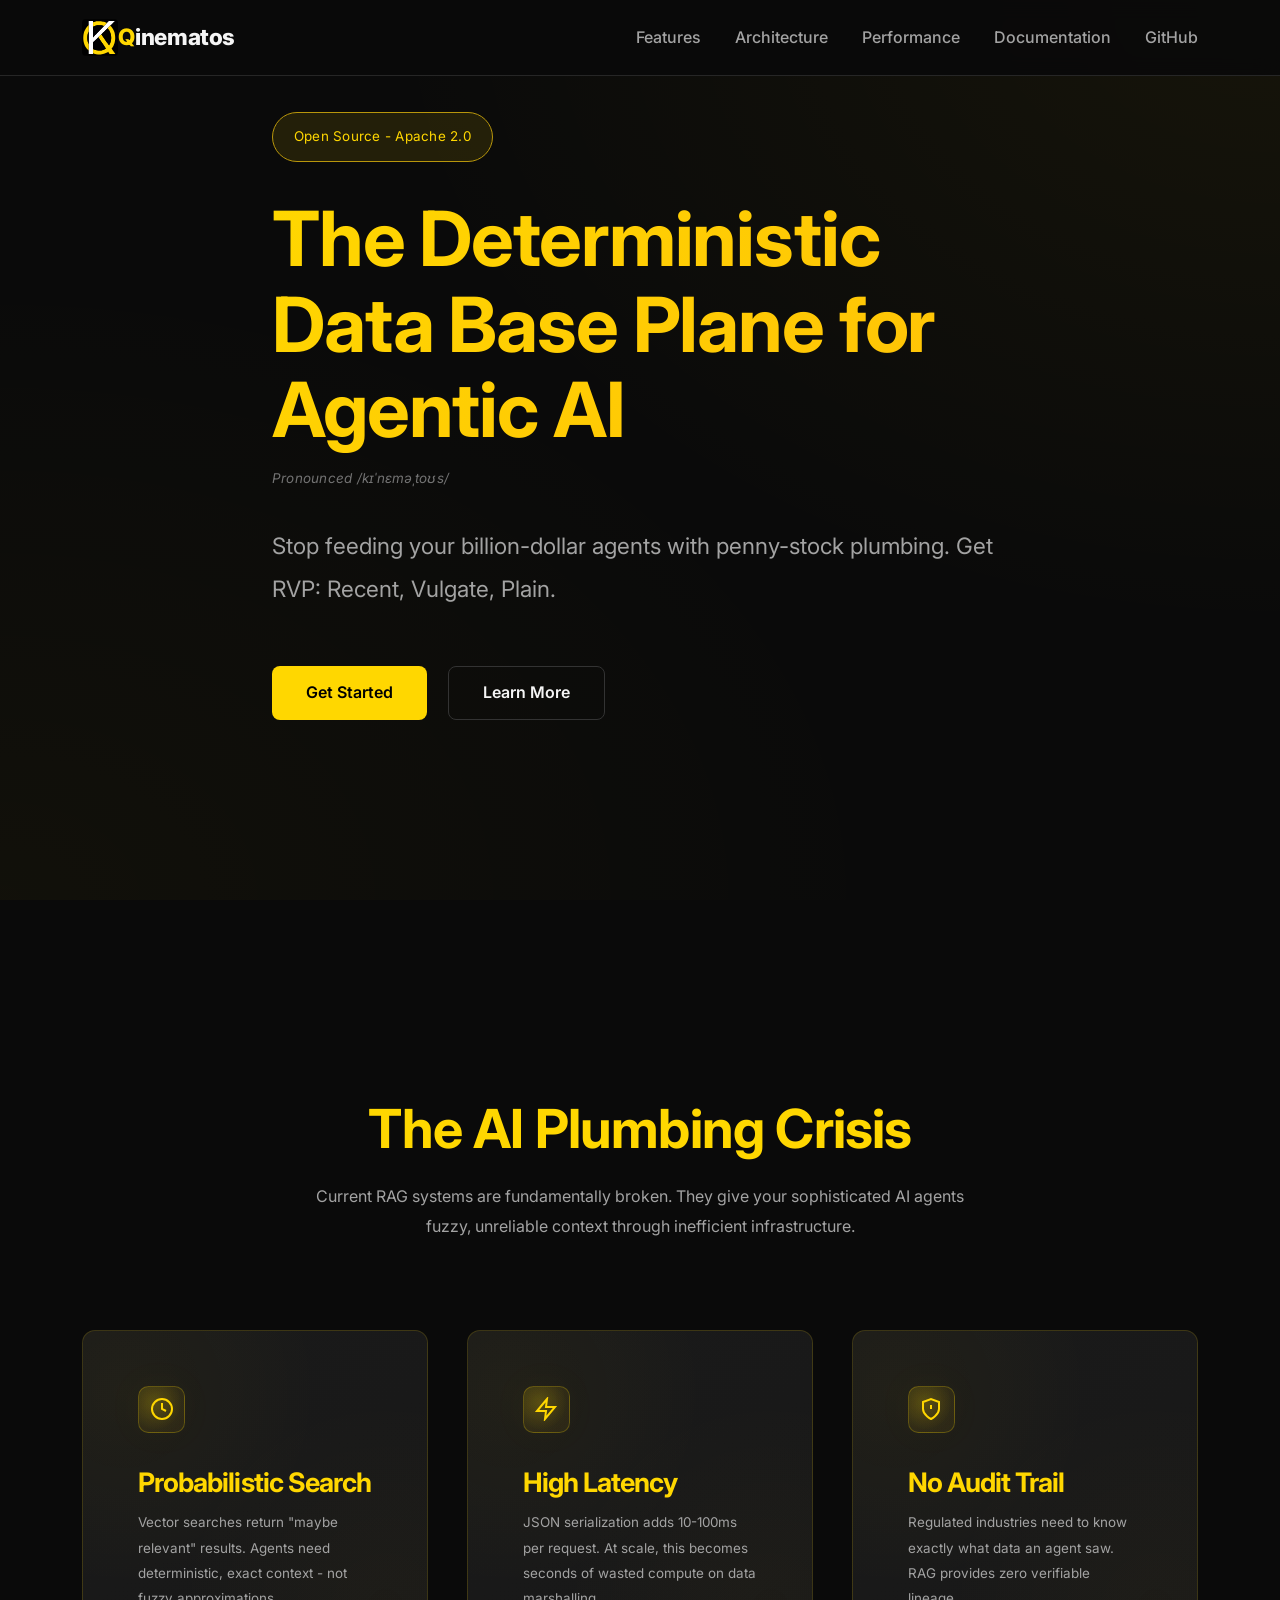
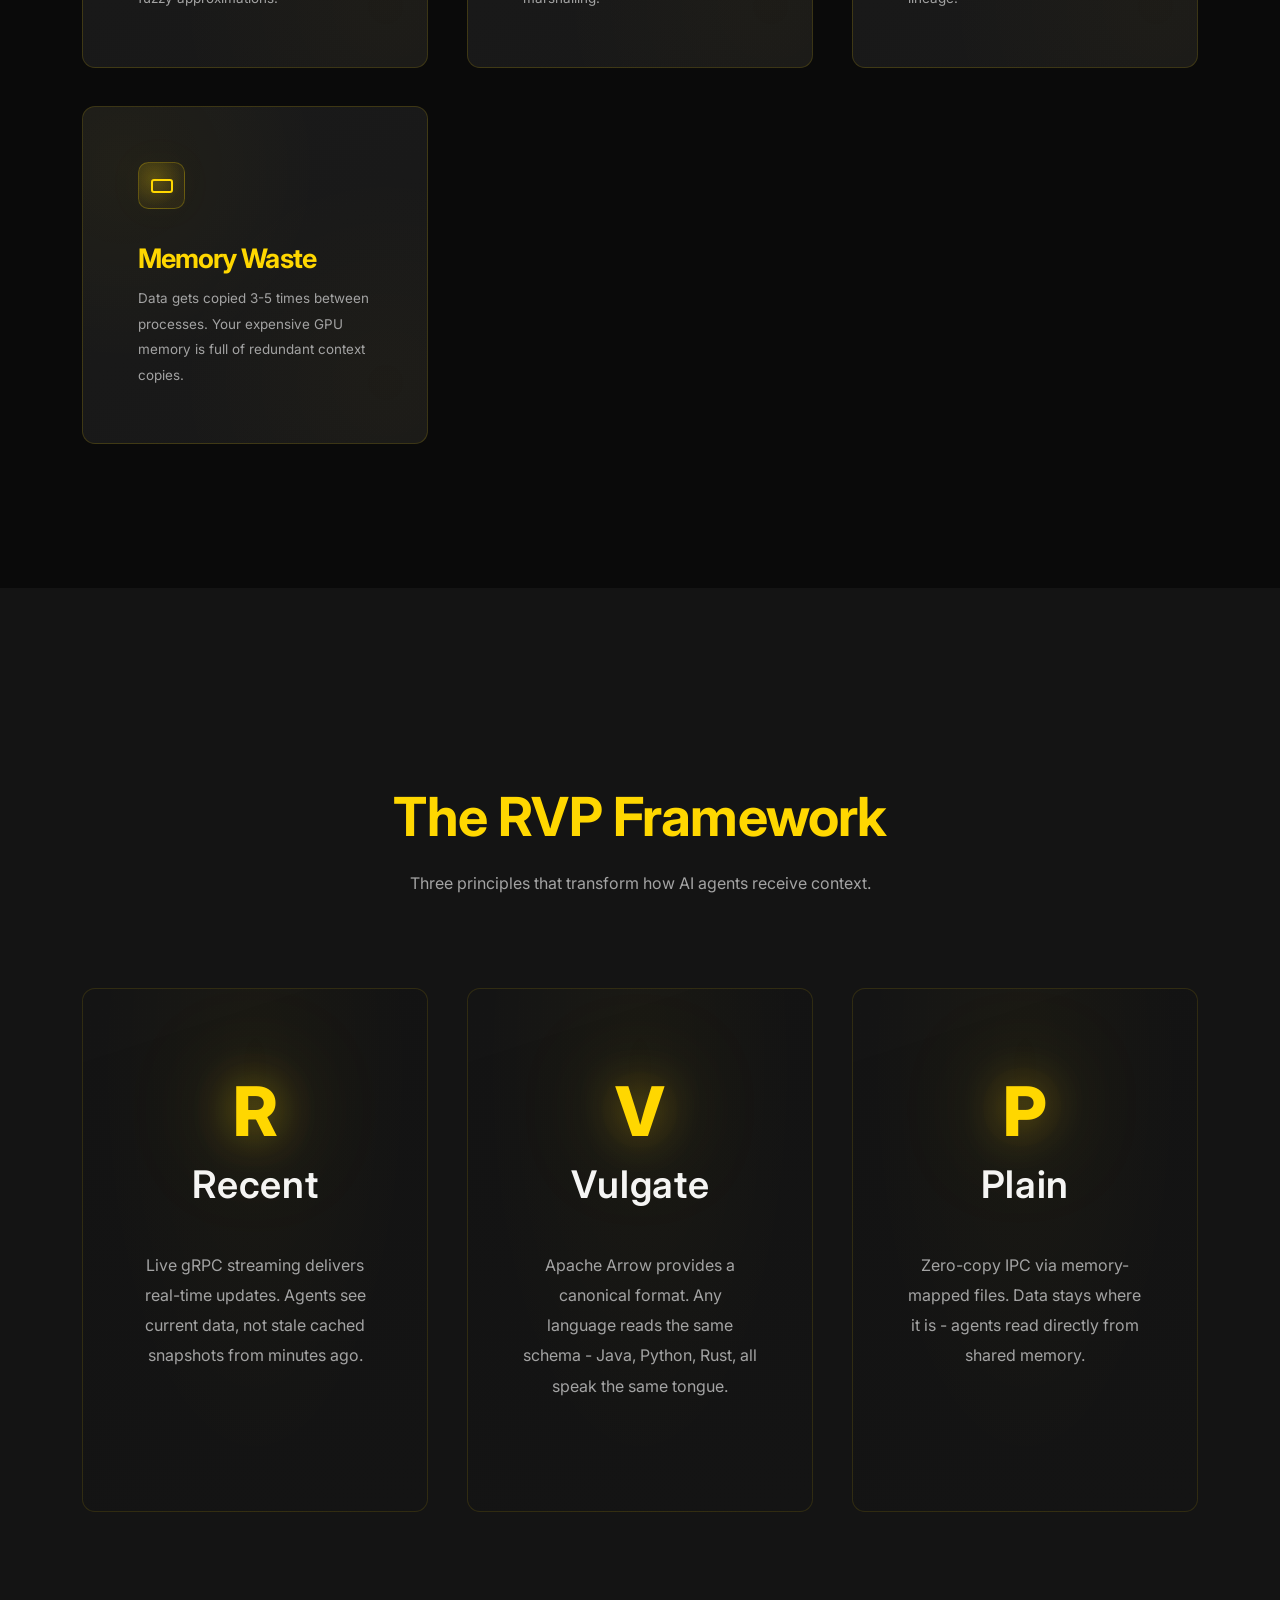
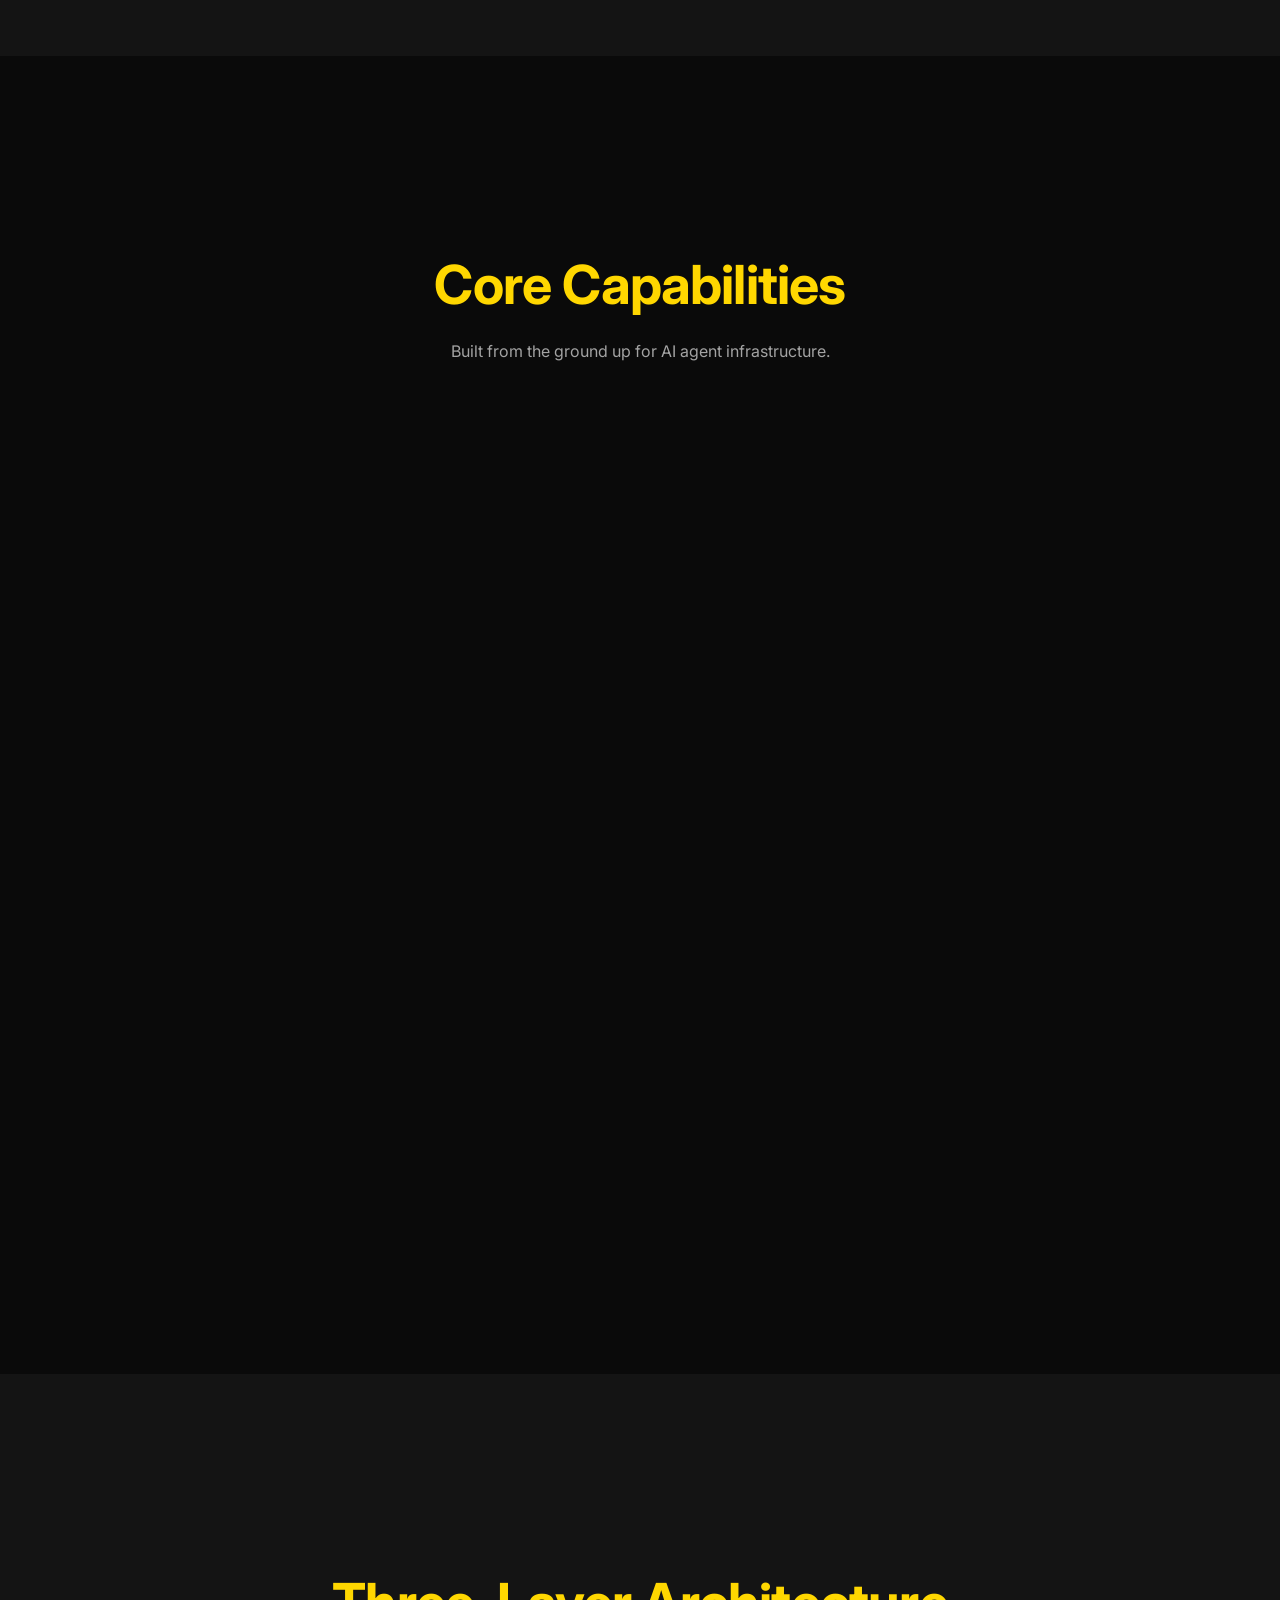
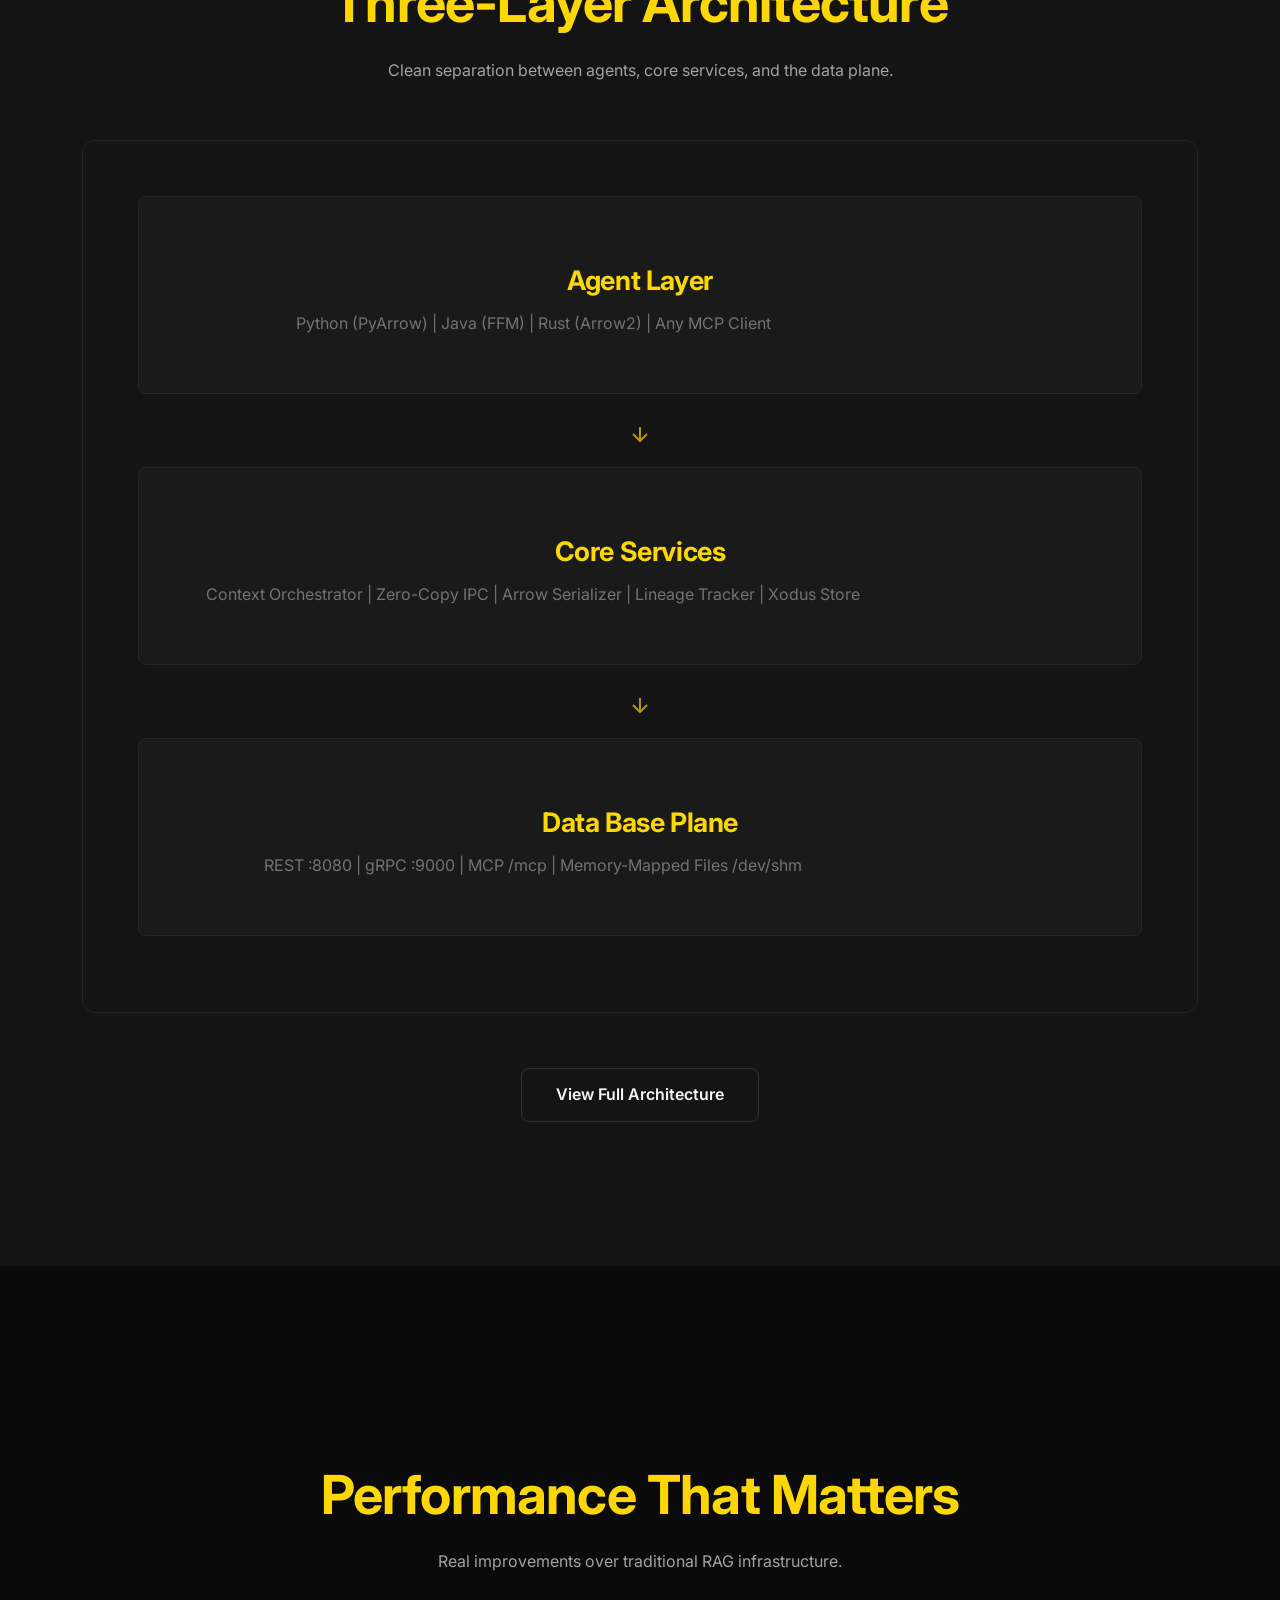
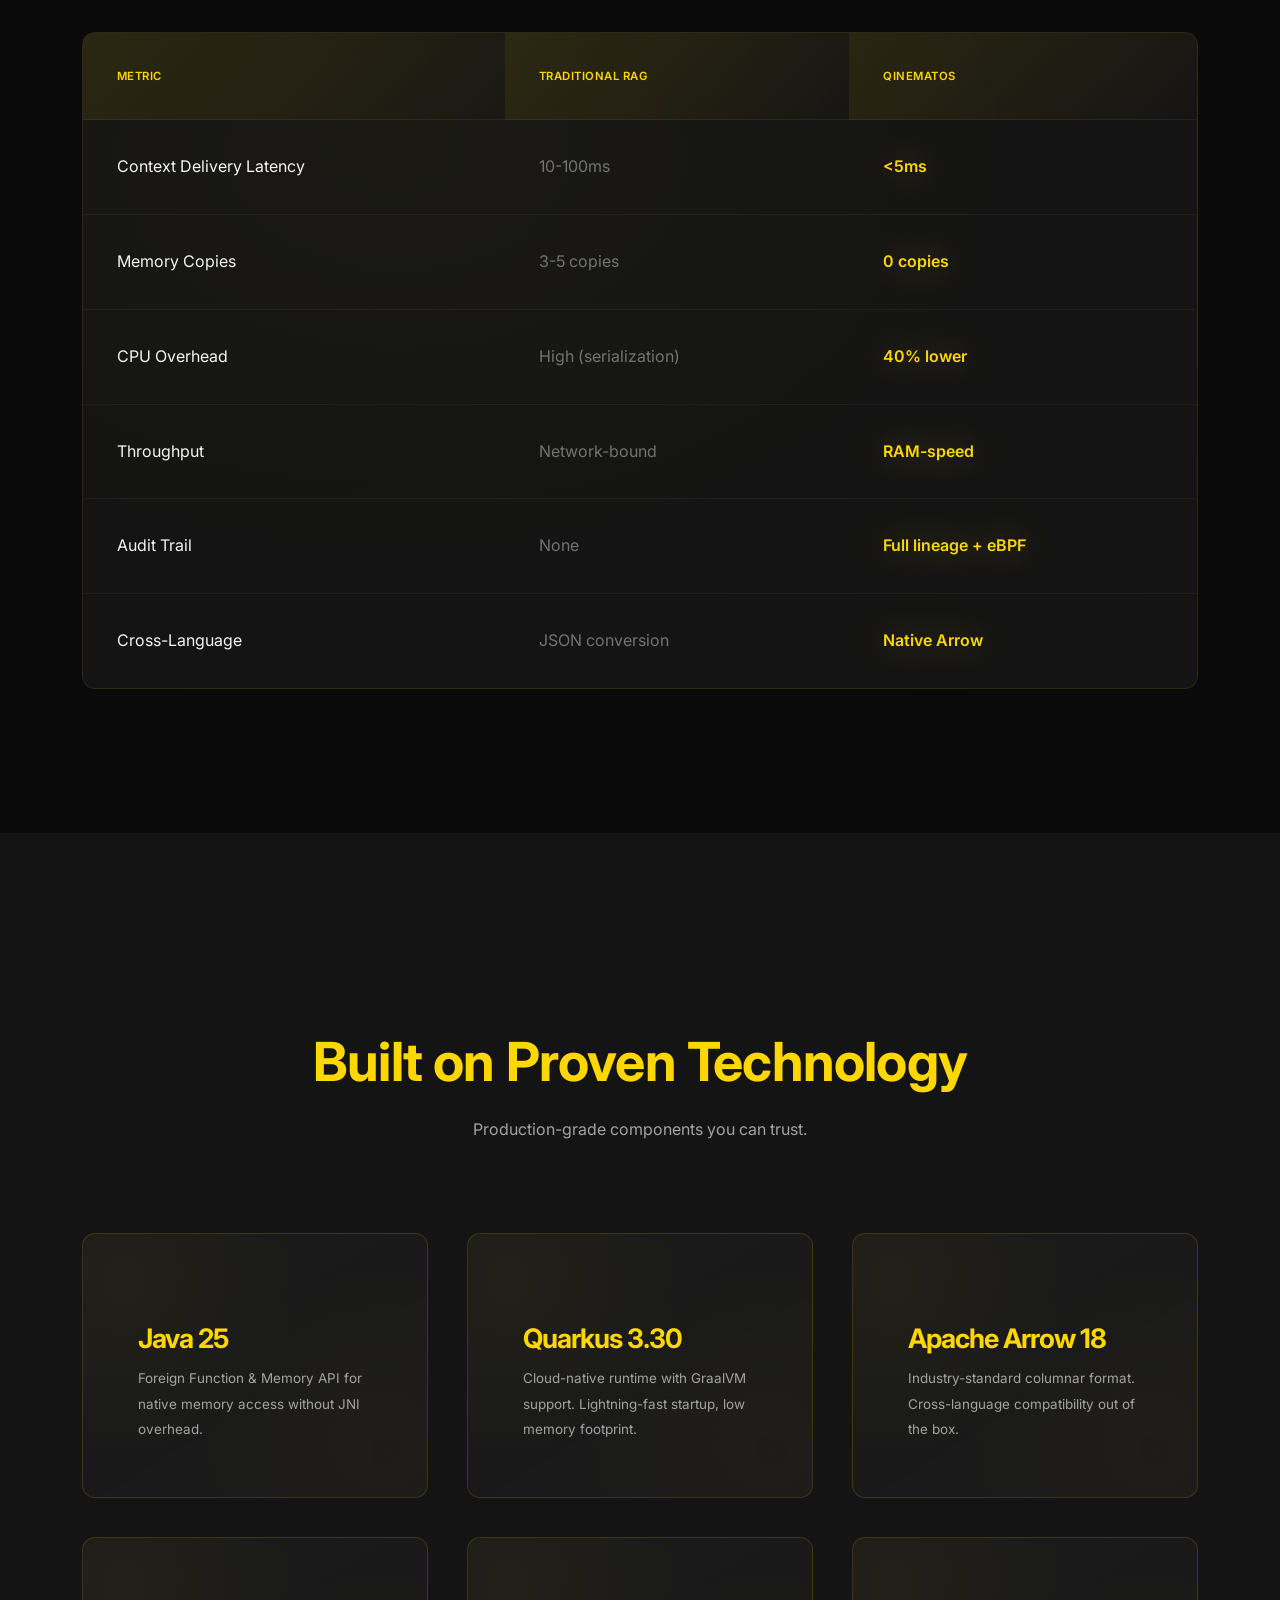
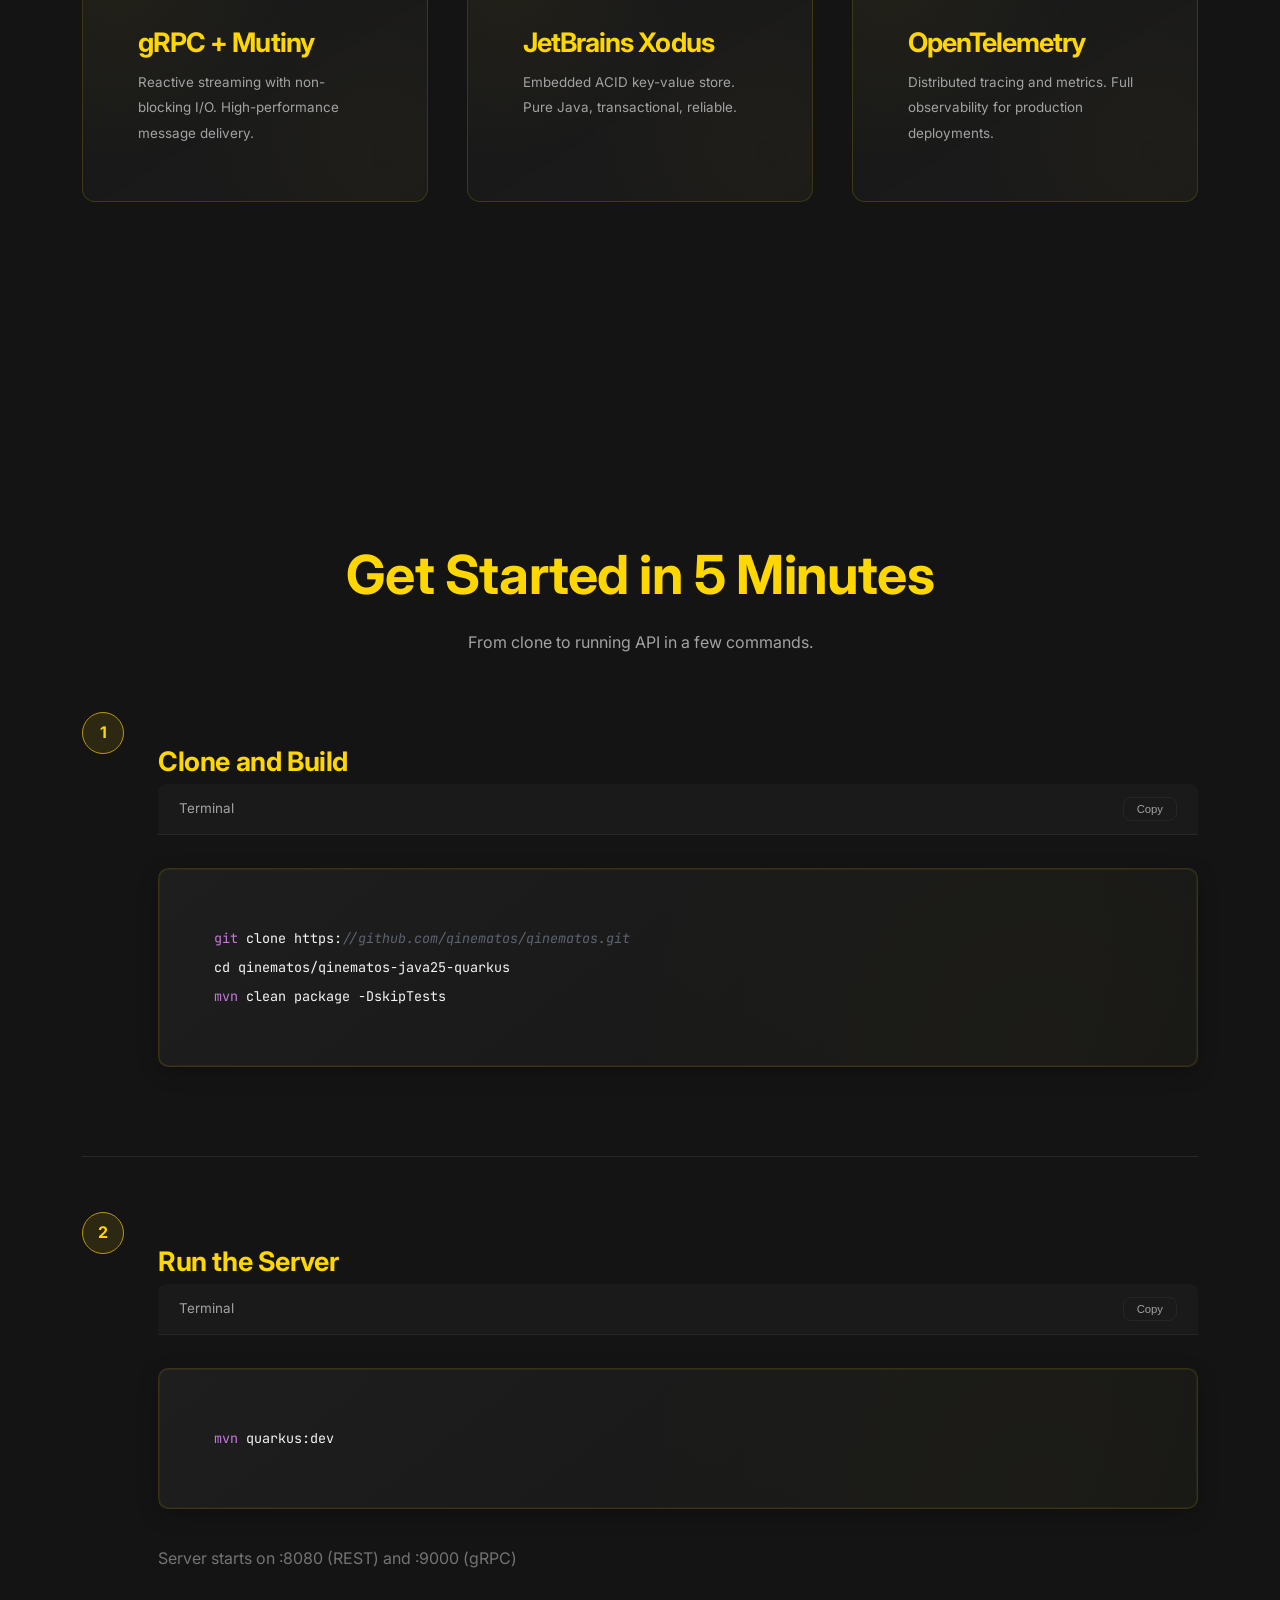
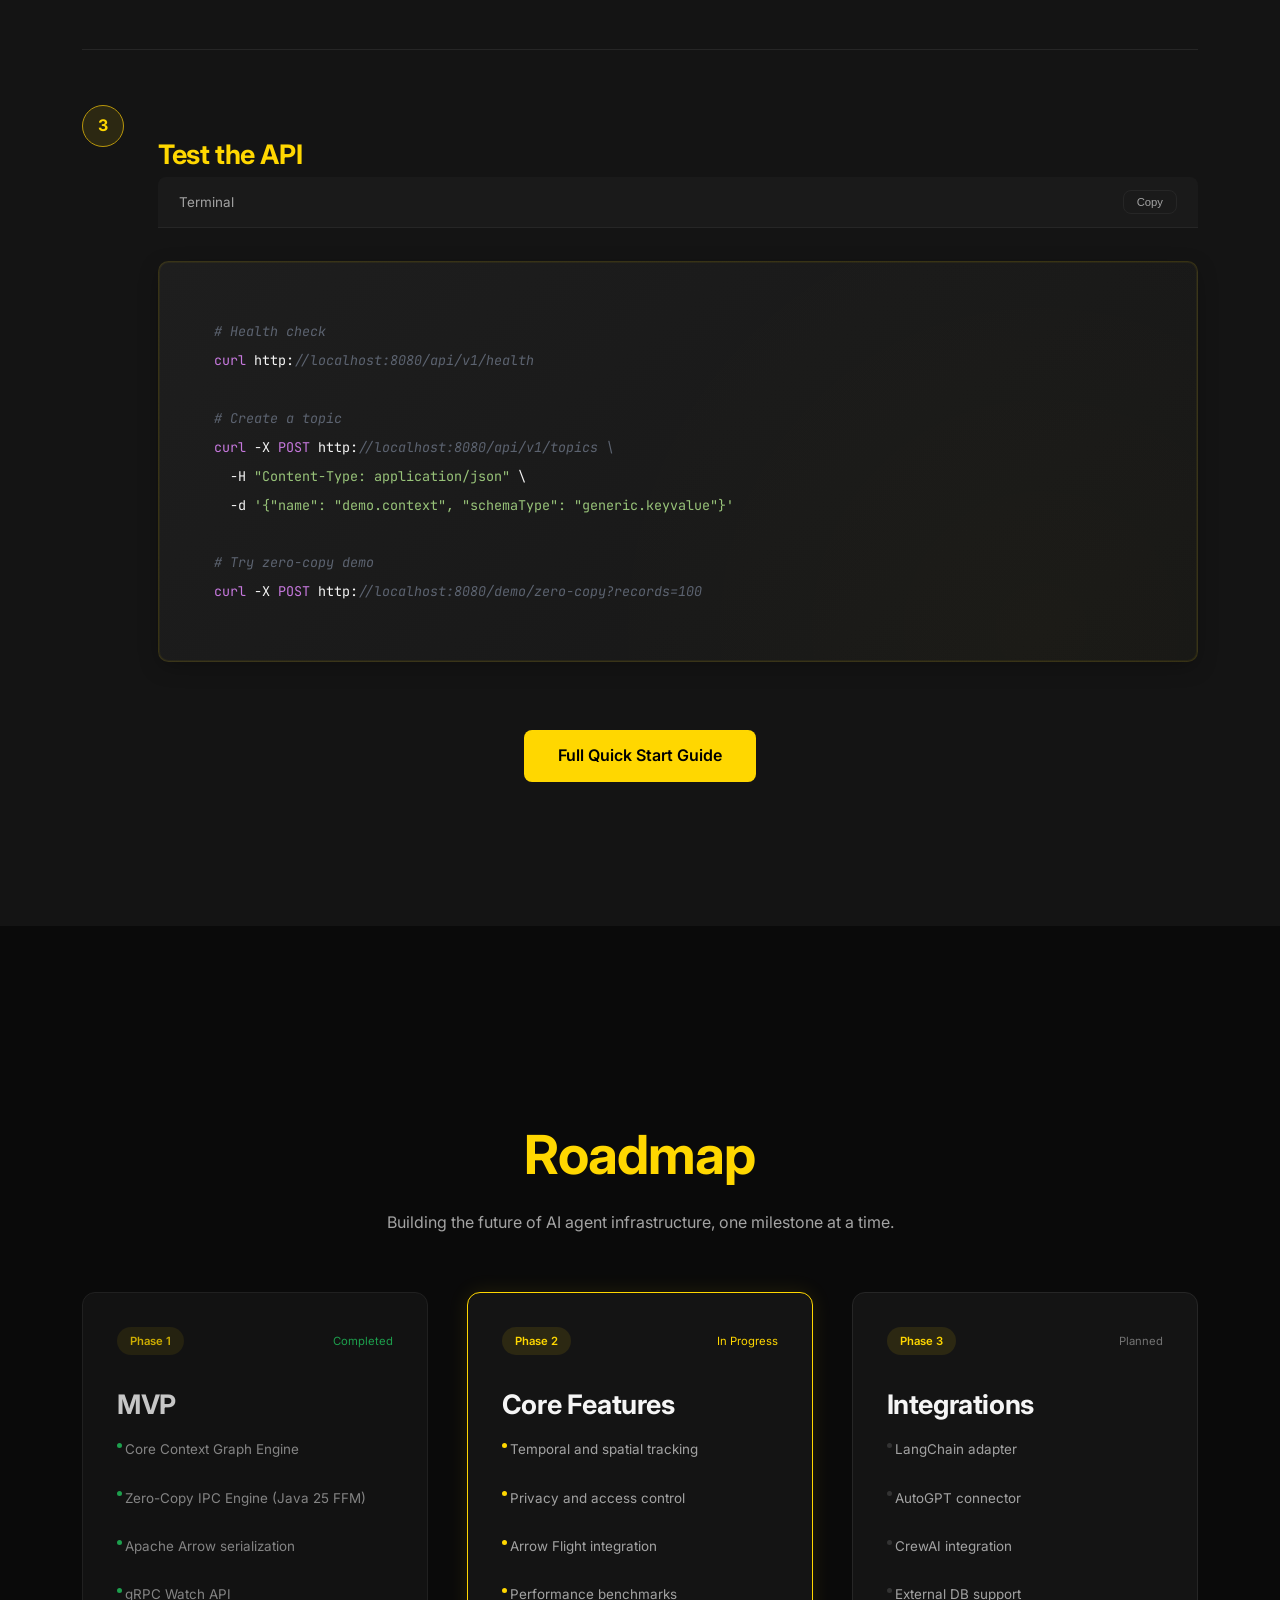
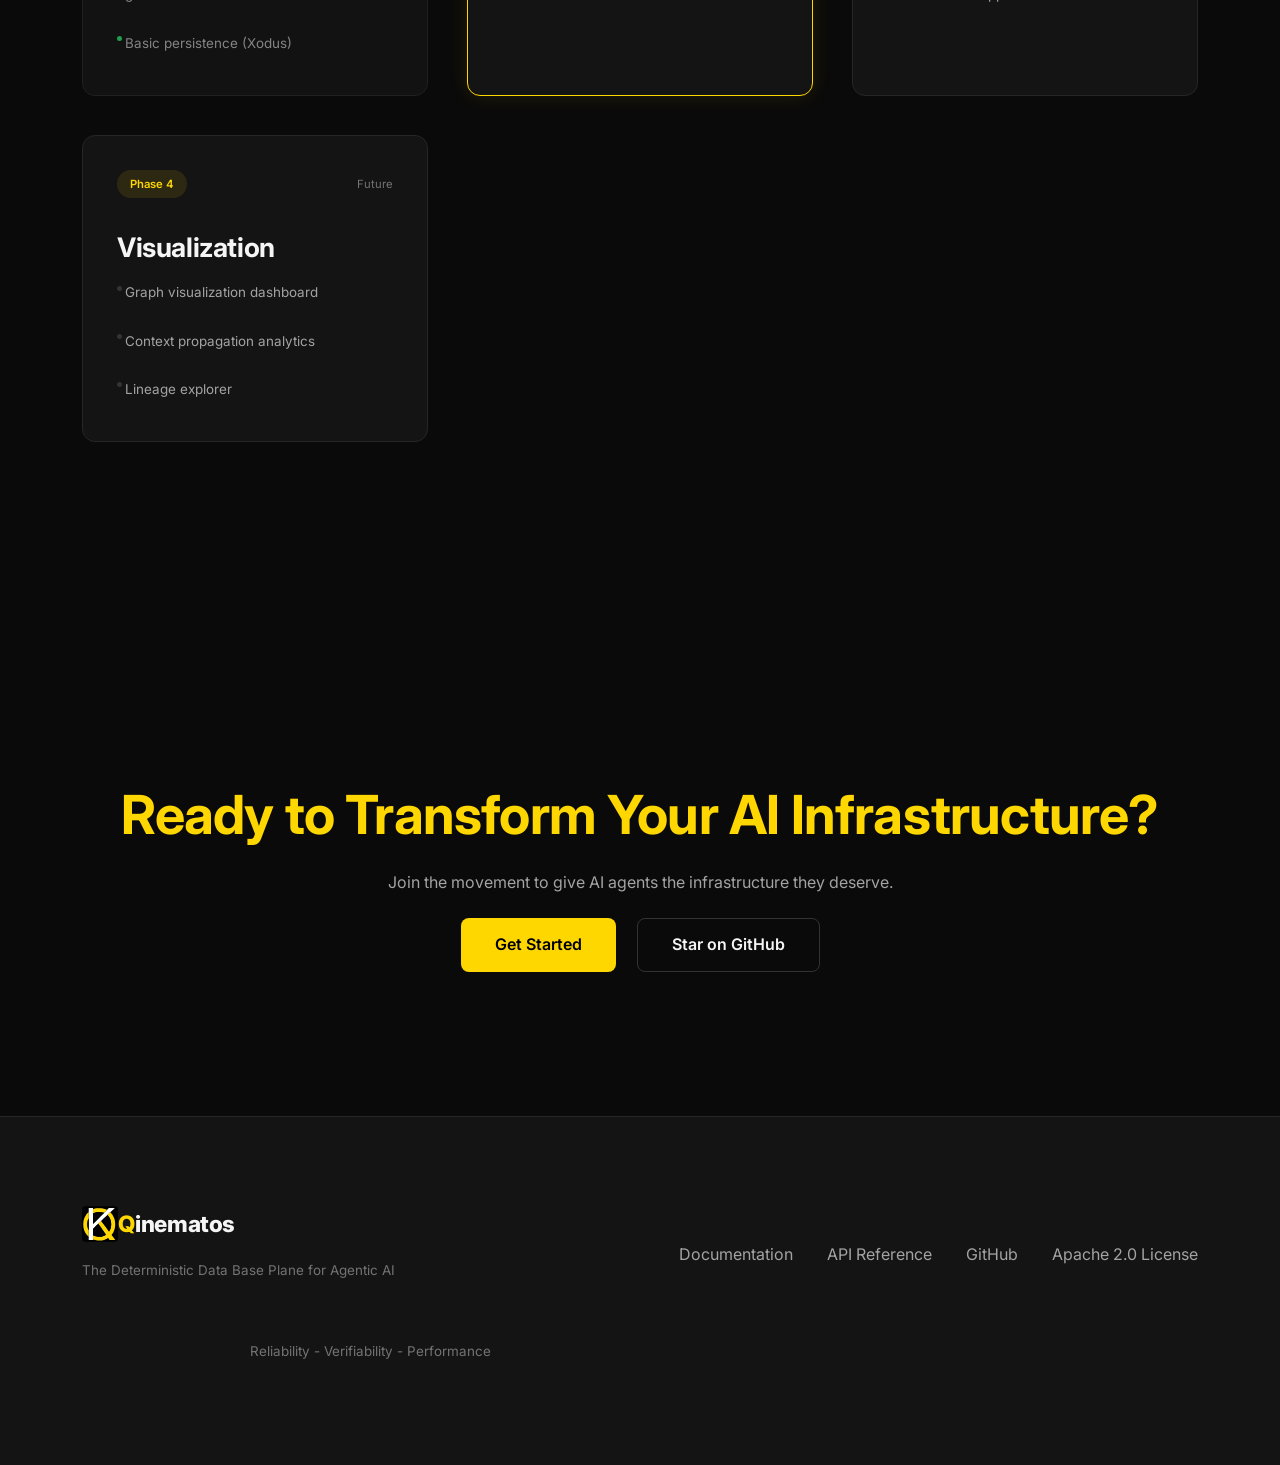
<file: index.html>
<!DOCTYPE html>
<html lang="en">
<head>
  <meta charset="UTF-8">
  <meta name="viewport" content="width=device-width, initial-scale=1.0">
  <meta name="description" content="Qinematos - The Deterministic Data Base Plane for Agentic AI. Zero-copy context delivery with full lineage tracking.">
  <meta name="keywords" content="AI, agents, context, data plane, zero-copy, Apache Arrow, gRPC, MCP">
  <meta name="author" content="Qinematos">
  <meta property="og:title" content="Qinematos - Deterministic Data Base Plane for Agentic AI">
  <meta property="og:description" content="Stop feeding billion-dollar agents penny-stock plumbing. Zero-copy context delivery with full lineage tracking.">
  <meta property="og:type" content="website">
  <meta property="og:url" content="https://kinematos.io">
  <meta property="og:image" content="https://kinematos.io/images/qinematos-logo.png">
  <meta name="twitter:card" content="summary_large_image">
  <meta name="twitter:title" content="Qinematos - Deterministic Data Base Plane for Agentic AI">
  <meta name="twitter:description" content="Zero-copy context delivery for AI agents. RVP Framework: Recent, Vulgate, Plain.">
  <link rel="icon" type="image/svg+xml" href="images/favicon.svg">
  <title>Qinematos - Deterministic Data Base Plane for Agentic AI</title>
  <link rel="preconnect" href="https://fonts.googleapis.com">
  <link rel="preconnect" href="https://fonts.gstatic.com" crossorigin>
  <link href="https://fonts.googleapis.com/css2?family=Inter:wght@400;500;600;700;800&family=JetBrains+Mono:wght@400;500&display=swap" rel="stylesheet">
  <link rel="stylesheet" href="css/style.css">
</head>
<body>
  <!-- Header -->
  <header>
    <nav>
      <a href="/" class="logo"><img src="images/favicon.svg" alt="" class="logo-icon">Q<span>inematos</span></a>
      <button class="nav-toggle" aria-label="Toggle navigation">
        <span></span>
        <span></span>
        <span></span>
      </button>
      <ul class="nav-links">
        <li><a href="#features">Features</a></li>
        <li><a href="#architecture">Architecture</a></li>
        <li><a href="#performance">Performance</a></li>
        <li><a href="docs/">Documentation</a></li>
        <li><a href="https://github.com/qinematos" target="_blank" rel="noopener noreferrer">GitHub</a></li>
      </ul>
    </nav>
  </header>

  <!-- Hero Section -->
  <section class="hero">
    <div class="container">
      <div class="hero-content">
        <span class="hero-badge">Open Source - Apache 2.0</span>
        <h1>The Deterministic Data Base Plane for Agentic AI</h1>
        <p class="pronunciation" aria-label="Pronounced kih-NEM-uh-tohs">
          Pronounced <span aria-hidden="true">/kɪˈnɛməˌtoʊs/</span>
        </p>
        <p class="tagline">Stop feeding your billion-dollar agents with penny-stock plumbing. Get RVP: Recent, Vulgate, Plain.</p>
        <div class="hero-cta">
          <a href="docs/quick-start.html" class="btn btn-primary">Get Started</a>
          <a href="#architecture" class="btn btn-secondary">Learn More</a>
        </div>
      </div>
    </div>
  </section>

  <!-- Problem Section -->
  <section id="problem">
    <div class="container">
      <h2 class="text-center">The AI Plumbing Crisis</h2>
      <p class="section-lead text-center">Current RAG systems are fundamentally broken. They give your sophisticated AI agents fuzzy, unreliable context through inefficient infrastructure.</p>

      <div class="features-grid">
        <div class="feature-card">
          <div class="feature-icon"><svg width="24" height="24" viewBox="0 0 24 24" fill="none" stroke="currentColor" stroke-width="2"><circle cx="12" cy="12" r="10"/><path d="M12 6v6l4 2"/></svg></div>
          <h3>Probabilistic Search</h3>
          <p>Vector searches return "maybe relevant" results. Agents need deterministic, exact context - not fuzzy approximations.</p>
        </div>
        <div class="feature-card">
          <div class="feature-icon"><svg width="24" height="24" viewBox="0 0 24 24" fill="none" stroke="currentColor" stroke-width="2"><path d="M13 2L3 14h9l-1 8 10-12h-9l1-8z"/></svg></div>
          <h3>High Latency</h3>
          <p>JSON serialization adds 10-100ms per request. At scale, this becomes seconds of wasted compute on data marshalling.</p>
        </div>
        <div class="feature-card">
          <div class="feature-icon"><svg width="24" height="24" viewBox="0 0 24 24" fill="none" stroke="currentColor" stroke-width="2"><path d="M12 22s8-4 8-10V5l-8-3-8 3v7c0 6 8 10 8 10z"/><path d="M12 8v4M12 16h.01"/></svg></div>
          <h3>No Audit Trail</h3>
          <p>Regulated industries need to know exactly what data an agent saw. RAG provides zero verifiable lineage.</p>
        </div>
        <div class="feature-card">
          <div class="feature-icon"><svg width="24" height="24" viewBox="0 0 24 24" fill="none" stroke="currentColor" stroke-width="2"><rect x="2" y="6" width="20" height="12" rx="2"/><path d="M6 12h.01M10 12h.01M14 12h.01M18 12h.01"/></svg></div>
          <h3>Memory Waste</h3>
          <p>Data gets copied 3-5 times between processes. Your expensive GPU memory is full of redundant context copies.</p>
        </div>
      </div>
    </div>
  </section>

  <!-- RVP Solution Section -->
  <section id="solution" class="features">
    <div class="container">
      <h2 class="text-center">The RVP Framework</h2>
      <p class="section-lead text-center compact">Three principles that transform how AI agents receive context.</p>

      <div class="rvp-grid">
        <div class="rvp-card">
          <div class="rvp-letter">R</div>
          <div class="rvp-word">Recent</div>
          <p>Live gRPC streaming delivers real-time updates. Agents see current data, not stale cached snapshots from minutes ago.</p>
        </div>
        <div class="rvp-card">
          <div class="rvp-letter">V</div>
          <div class="rvp-word">Vulgate</div>
          <p>Apache Arrow provides a canonical format. Any language reads the same schema - Java, Python, Rust, all speak the same tongue.</p>
        </div>
        <div class="rvp-card">
          <div class="rvp-letter">P</div>
          <div class="rvp-word">Plain</div>
          <p>Zero-copy IPC via memory-mapped files. Data stays where it is - agents read directly from shared memory.</p>
        </div>
      </div>
    </div>
  </section>

  <!-- Features Section -->
  <section id="features">
    <div class="container">
      <h2 class="text-center">Core Capabilities</h2>
      <p class="section-lead text-center">Built from the ground up for AI agent infrastructure.</p>

      <div class="features-grid">
        <div class="feature-card">
          <div class="feature-icon"><svg width="24" height="24" viewBox="0 0 24 24" fill="none" stroke="currentColor" stroke-width="2"><circle cx="12" cy="12" r="3"/><path d="M12 1v6m0 6v10M4.22 4.22l4.24 4.24m7.08 7.08l4.24 4.24M1 12h6m6 0h10M4.22 19.78l4.24-4.24m7.08-7.08l4.24-4.24"/></svg></div>
          <h3>Zero-Copy IPC</h3>
          <p>Java 25 Foreign Function & Memory API enables true zero-copy data transfer. Memory-mapped files deliver context at RAM speed.</p>
        </div>
        <div class="feature-card">
          <div class="feature-icon"><svg width="24" height="24" viewBox="0 0 24 24" fill="none" stroke="currentColor" stroke-width="2"><path d="M4 19.5A2.5 2.5 0 0 1 6.5 17H20"/><path d="M6.5 2H20v20H6.5A2.5 2.5 0 0 1 4 19.5v-15A2.5 2.5 0 0 1 6.5 2z"/></svg></div>
          <h3>Topic-Based Pub/Sub</h3>
          <p>Hierarchical topics (finance.trades.realtime) with Arrow schema versioning. Subscribe to patterns with wildcards.</p>
        </div>
        <div class="feature-card">
          <div class="feature-icon"><svg width="24" height="24" viewBox="0 0 24 24" fill="none" stroke="currentColor" stroke-width="2"><path d="M12 22c5.523 0 10-4.477 10-10S17.523 2 12 2 2 6.477 2 12s4.477 10 10 10z"/><path d="m9 12 2 2 4-4"/></svg></div>
          <h3>Full Lineage Tracking</h3>
          <p>Content-addressable trace IDs with eBPF kernel-level auditing. Complete provenance for regulatory compliance.</p>
        </div>
        <div class="feature-card">
          <div class="feature-icon"><svg width="24" height="24" viewBox="0 0 24 24" fill="none" stroke="currentColor" stroke-width="2"><rect x="4" y="4" width="16" height="16" rx="2"/><rect x="9" y="9" width="6" height="6"/><path d="M15 2v2M15 20v2M2 15h2M20 15h2M9 2v2M9 20v2M2 9h2M20 9h2"/></svg></div>
          <h3>MCP Protocol Support</h3>
          <p>Anthropic Model Context Protocol implementation. Standardized resource and tool access for any MCP-compliant agent.</p>
        </div>
        <div class="feature-card">
          <div class="feature-icon"><svg width="24" height="24" viewBox="0 0 24 24" fill="none" stroke="currentColor" stroke-width="2"><path d="M22 12h-4l-3 9L9 3l-3 9H2"/></svg></div>
          <h3>gRPC Watch API</h3>
          <p>Server-streaming subscriptions with Mutiny reactive core. Agents receive IPC handles, not inline payloads.</p>
        </div>
        <div class="feature-card">
          <div class="feature-icon"><svg width="24" height="24" viewBox="0 0 24 24" fill="none" stroke="currentColor" stroke-width="2"><path d="M12 2a10 10 0 1 0 10 10H12V2z"/><path d="M20.88 6.84A10 10 0 0 0 12 2v10h10a10 10 0 0 0-1.12-5.16z"/></svg></div>
          <h3>ACID Persistence</h3>
          <p>JetBrains Xodus provides embedded ACID storage. Pure Java, no external dependencies, battle-tested reliability.</p>
        </div>
      </div>
    </div>
  </section>

  <!-- Architecture Section -->
  <section id="architecture" class="features">
    <div class="container">
      <h2 class="text-center">Three-Layer Architecture</h2>
      <p class="section-lead text-center">Clean separation between agents, core services, and the data plane.</p>

      <div class="architecture-diagram">
        <div class="arch-layer">
          <h4>Agent Layer</h4>
          <p class="text-muted">Python (PyArrow) | Java (FFM) | Rust (Arrow2) | Any MCP Client</p>
        </div>
        <div class="arch-arrow">
          <svg width="24" height="24" viewBox="0 0 24 24" fill="none" stroke="currentColor" stroke-width="2">
            <path d="M12 5v14M19 12l-7 7-7-7"/>
          </svg>
        </div>
        <div class="arch-layer">
          <h4>Core Services</h4>
          <p class="text-muted">Context Orchestrator | Zero-Copy IPC | Arrow Serializer | Lineage Tracker | Xodus Store</p>
        </div>
        <div class="arch-arrow">
          <svg width="24" height="24" viewBox="0 0 24 24" fill="none" stroke="currentColor" stroke-width="2">
            <path d="M12 5v14M19 12l-7 7-7-7"/>
          </svg>
        </div>
        <div class="arch-layer">
          <h4>Data Base Plane</h4>
          <p class="text-muted">REST :8080 | gRPC :9000 | MCP /mcp | Memory-Mapped Files /dev/shm</p>
        </div>
      </div>

      <div class="section-actions">
        <a href="docs/architecture.html" class="btn btn-secondary">View Full Architecture</a>
      </div>
    </div>
  </section>

  <!-- Performance Section -->
  <section id="performance">
    <div class="container">
      <h2 class="text-center">Performance That Matters</h2>
      <p class="section-lead text-center">Real improvements over traditional RAG infrastructure.</p>

      <div class="table-wrapper">
        <table class="performance-table">
          <thead>
            <tr>
              <th>Metric</th>
              <th>Traditional RAG</th>
              <th>Qinematos</th>
            </tr>
          </thead>
          <tbody>
            <tr>
              <td>Context Delivery Latency</td>
              <td class="dim">10-100ms</td>
              <td class="highlight">&lt;5ms</td>
            </tr>
            <tr>
              <td>Memory Copies</td>
              <td class="dim">3-5 copies</td>
              <td class="highlight">0 copies</td>
            </tr>
            <tr>
              <td>CPU Overhead</td>
              <td class="dim">High (serialization)</td>
              <td class="highlight">40% lower</td>
            </tr>
            <tr>
              <td>Throughput</td>
              <td class="dim">Network-bound</td>
              <td class="highlight">RAM-speed</td>
            </tr>
            <tr>
              <td>Audit Trail</td>
              <td class="dim">None</td>
              <td class="highlight">Full lineage + eBPF</td>
            </tr>
            <tr>
              <td>Cross-Language</td>
              <td class="dim">JSON conversion</td>
              <td class="highlight">Native Arrow</td>
            </tr>
          </tbody>
        </table>
      </div>
    </div>
  </section>

  <!-- Tech Stack Section -->
  <section class="features">
    <div class="container">
      <h2 class="text-center">Built on Proven Technology</h2>
      <p class="section-lead text-center">Production-grade components you can trust.</p>

      <div class="features-grid">
        <div class="feature-card">
          <h3>Java 25</h3>
          <p>Foreign Function & Memory API for native memory access without JNI overhead.</p>
        </div>
        <div class="feature-card">
          <h3>Quarkus 3.30</h3>
          <p>Cloud-native runtime with GraalVM support. Lightning-fast startup, low memory footprint.</p>
        </div>
        <div class="feature-card">
          <h3>Apache Arrow 18</h3>
          <p>Industry-standard columnar format. Cross-language compatibility out of the box.</p>
        </div>
        <div class="feature-card">
          <h3>gRPC + Mutiny</h3>
          <p>Reactive streaming with non-blocking I/O. High-performance message delivery.</p>
        </div>
        <div class="feature-card">
          <h3>JetBrains Xodus</h3>
          <p>Embedded ACID key-value store. Pure Java, transactional, reliable.</p>
        </div>
        <div class="feature-card">
          <h3>OpenTelemetry</h3>
          <p>Distributed tracing and metrics. Full observability for production deployments.</p>
        </div>
      </div>
    </div>
  </section>

  <!-- Quick Start Section -->
  <section id="quickstart" class="quick-start">
    <div class="container">
      <h2 class="text-center">Get Started in 5 Minutes</h2>
      <p class="section-lead text-center">From clone to running API in a few commands.</p>

      <div class="steps">
        <div class="step">
          <div class="step-number"></div>
          <div class="step-content">
            <h4>Clone and Build</h4>
            <div class="code-header">
              <span>Terminal</span>
              <button class="copy-btn" onclick="copyCode(this)">Copy</button>
            </div>
            <pre><code>git clone https://github.com/qinematos/qinematos.git
cd qinematos/qinematos-java25-quarkus
mvn clean package -DskipTests</code></pre>
          </div>
        </div>

        <div class="step">
          <div class="step-number"></div>
          <div class="step-content">
            <h4>Run the Server</h4>
            <div class="code-header">
              <span>Terminal</span>
              <button class="copy-btn" onclick="copyCode(this)">Copy</button>
            </div>
            <pre><code>mvn quarkus:dev</code></pre>
            <p class="step-note">Server starts on :8080 (REST) and :9000 (gRPC)</p>
          </div>
        </div>

        <div class="step">
          <div class="step-number"></div>
          <div class="step-content">
            <h4>Test the API</h4>
            <div class="code-header">
              <span>Terminal</span>
              <button class="copy-btn" onclick="copyCode(this)">Copy</button>
            </div>
            <pre><code># Health check
curl http://localhost:8080/api/v1/health

# Create a topic
curl -X POST http://localhost:8080/api/v1/topics \
  -H "Content-Type: application/json" \
  -d '{"name": "demo.context", "schemaType": "generic.keyvalue"}'

# Try zero-copy demo
curl -X POST http://localhost:8080/demo/zero-copy?records=100</code></pre>
          </div>
        </div>
      </div>

      <div class="section-actions">
        <a href="docs/quick-start.html" class="btn btn-primary">Full Quick Start Guide</a>
      </div>
    </div>
  </section>

  <!-- Roadmap Section -->
  <section id="roadmap">
    <div class="container">
      <h2 class="text-center">Roadmap</h2>
      <p class="section-lead text-center">Building the future of AI agent infrastructure, one milestone at a time.</p>

      <div class="roadmap-grid">
        <div class="roadmap-phase completed">
          <div class="phase-header">
            <span class="phase-badge">Phase 1</span>
            <span class="phase-status done">Completed</span>
          </div>
          <h4>MVP</h4>
          <ul>
            <li>Core Context Graph Engine</li>
            <li>Zero-Copy IPC Engine (Java 25 FFM)</li>
            <li>Apache Arrow serialization</li>
            <li>gRPC Watch API</li>
            <li>Basic persistence (Xodus)</li>
          </ul>
        </div>

        <div class="roadmap-phase current">
          <div class="phase-header">
            <span class="phase-badge">Phase 2</span>
            <span class="phase-status active">In Progress</span>
          </div>
          <h4>Core Features</h4>
          <ul>
            <li>Temporal and spatial tracking</li>
            <li>Privacy and access control</li>
            <li>Arrow Flight integration</li>
            <li>Performance benchmarks</li>
          </ul>
        </div>

        <div class="roadmap-phase">
          <div class="phase-header">
            <span class="phase-badge">Phase 3</span>
            <span class="phase-status">Planned</span>
          </div>
          <h4>Integrations</h4>
          <ul>
            <li>LangChain adapter</li>
            <li>AutoGPT connector</li>
            <li>CrewAI integration</li>
            <li>External DB support</li>
          </ul>
        </div>

        <div class="roadmap-phase">
          <div class="phase-header">
            <span class="phase-badge">Phase 4</span>
            <span class="phase-status">Future</span>
          </div>
          <h4>Visualization</h4>
          <ul>
            <li>Graph visualization dashboard</li>
            <li>Context propagation analytics</li>
            <li>Lineage explorer</li>
          </ul>
        </div>
      </div>
    </div>
  </section>

  <!-- CTA Section -->
  <section>
    <div class="container text-center">
      <h2>Ready to Transform Your AI Infrastructure?</h2>
      <p class="section-lead text-center cta-lead compact">Join the movement to give AI agents the infrastructure they deserve.</p>
      <div class="hero-cta hero-actions">
        <a href="docs/quick-start.html" class="btn btn-primary">Get Started</a>
        <a href="https://github.com/qinematos" class="btn btn-secondary" target="_blank" rel="noopener noreferrer">Star on GitHub</a>
      </div>
    </div>
  </section>

  <!-- Footer -->
  <footer>
    <div class="container">
      <div class="footer-content">
        <div>
          <a href="/" class="logo"><img src="images/favicon.svg" alt="Qinematos logo" class="logo-icon">Q<span>inematos</span></a>
          <p class="footer-copy footer-subtext">The Deterministic Data Base Plane for Agentic AI</p>
        </div>
        <ul class="footer-links">
          <li><a href="docs/">Documentation</a></li>
          <li><a href="docs/api-reference.html">API Reference</a></li>
          <li><a href="https://github.com/kinematosrt/qinematos" target="_blank" rel="noopener noreferrer">GitHub</a></li>
          <li><a href="https://github.com/kinematosrt/qinematos/blob/main/LICENSE" target="_blank" rel="noopener noreferrer">Apache 2.0 License</a></li>
        </ul>
      </div>
      <div class="footer-bottom">
        <p class="footer-copy">Reliability - Verifiability - Performance</p>
      </div>
    </div>
  </footer>

  <script src="js/main.js"></script>

  <!-- Back to Top Button -->
  <button class="back-to-top" aria-label="Back to top">
    <svg width="24" height="24" viewBox="0 0 24 24" fill="none" stroke="currentColor" stroke-width="2">
      <path d="M18 15l-6-6-6 6"/>
    </svg>
  </button>
</body>
</html>
</file>
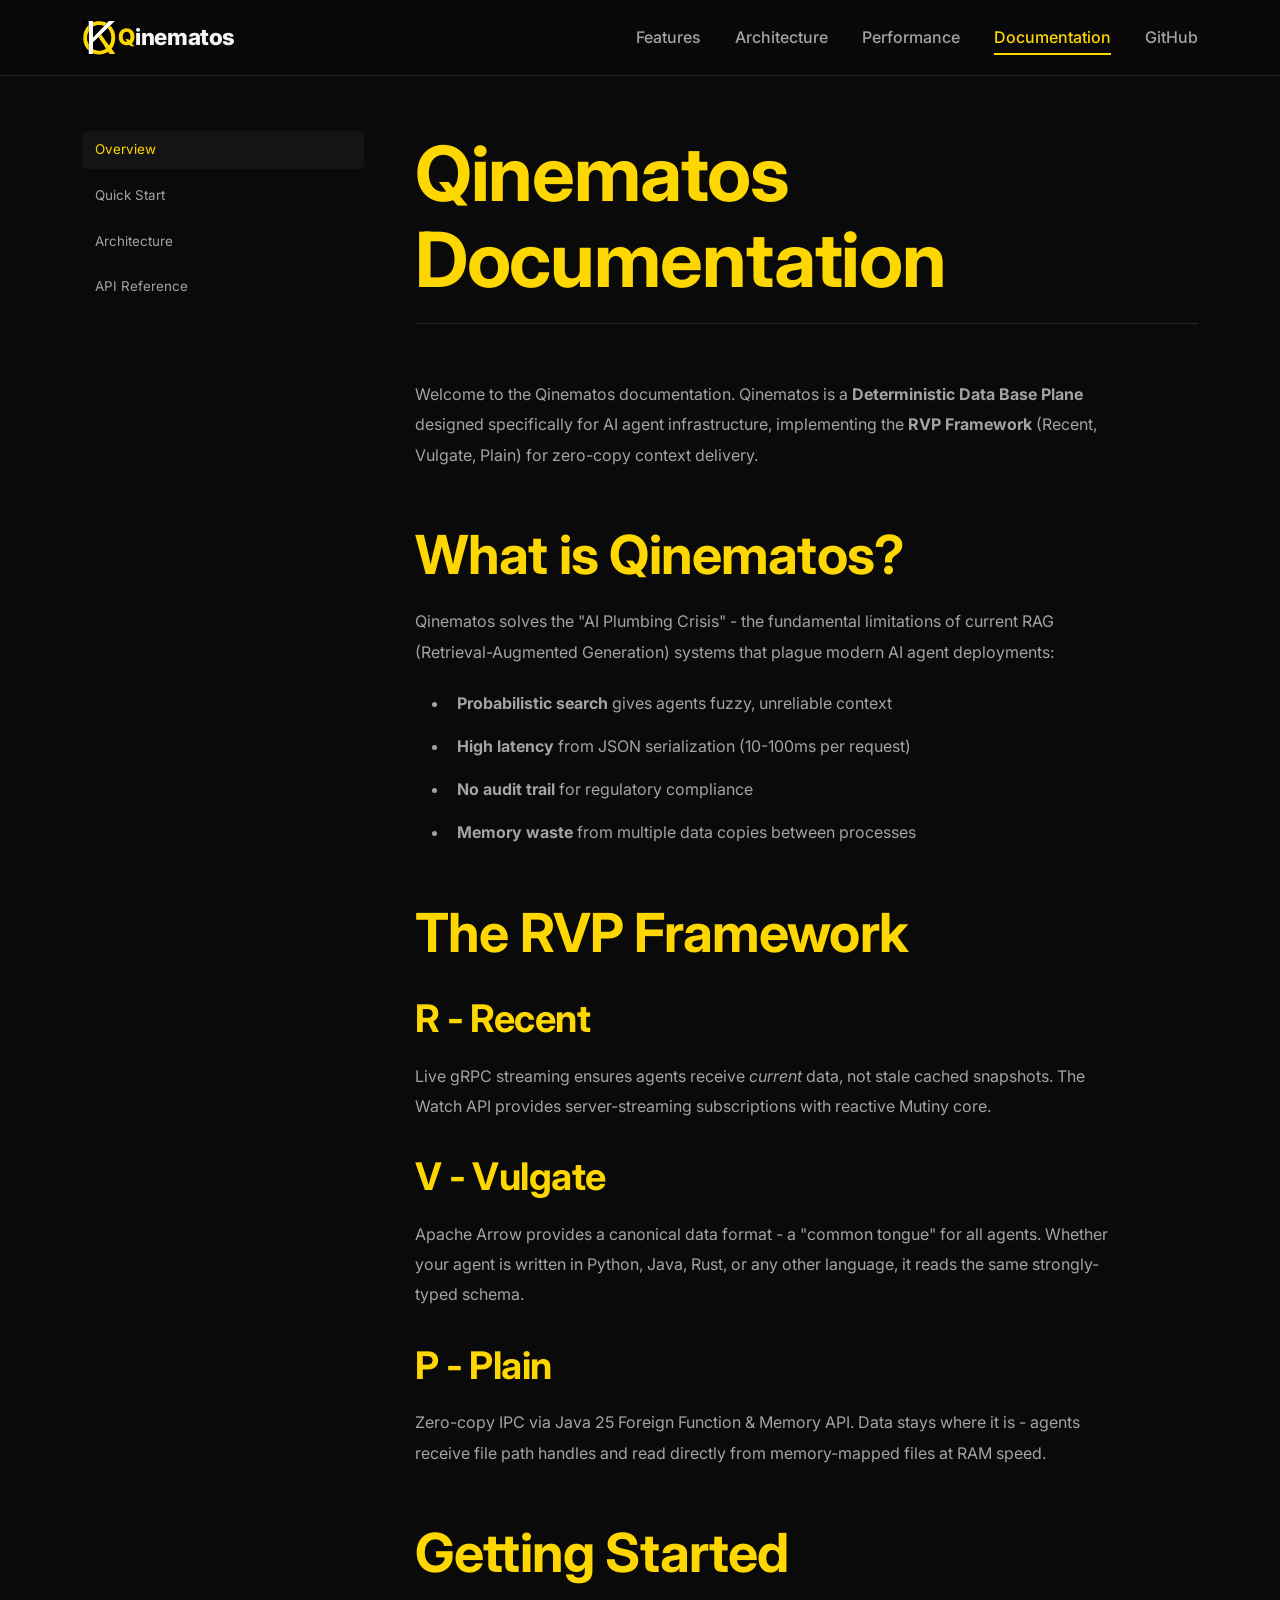
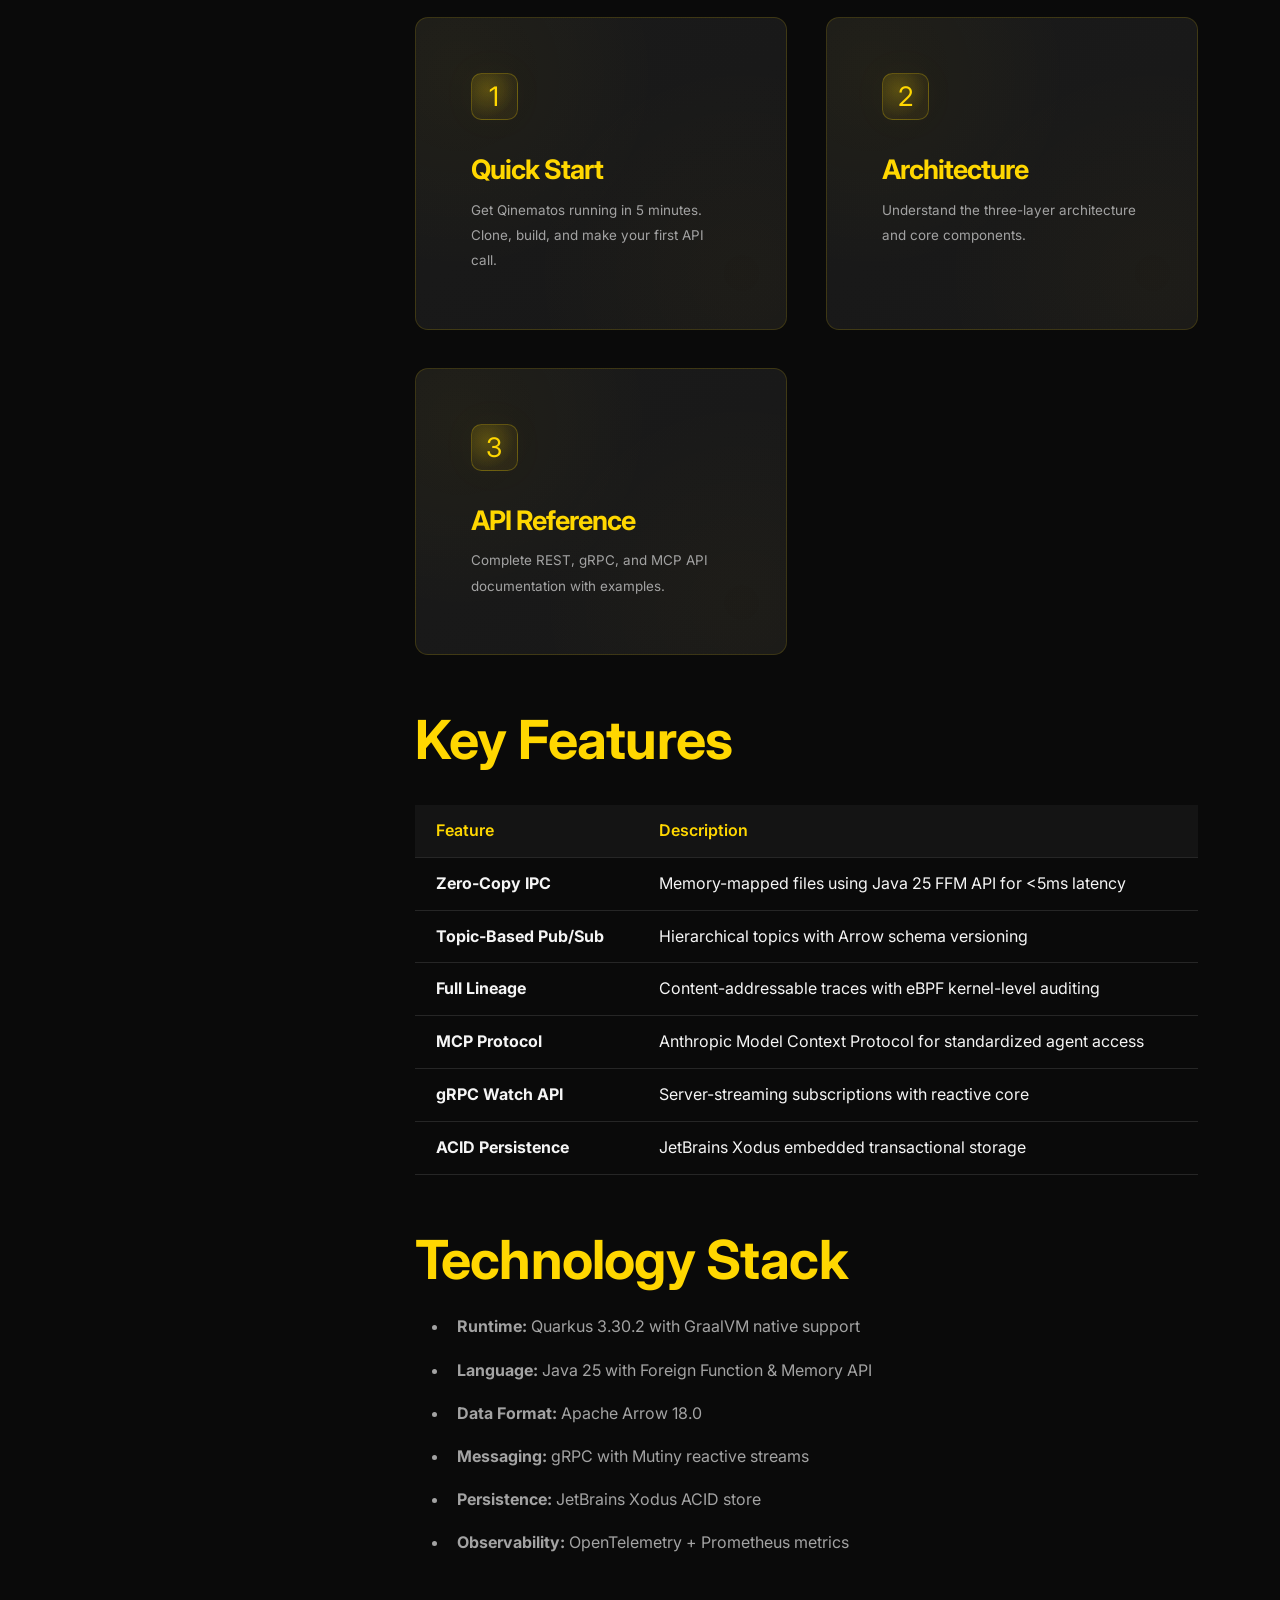
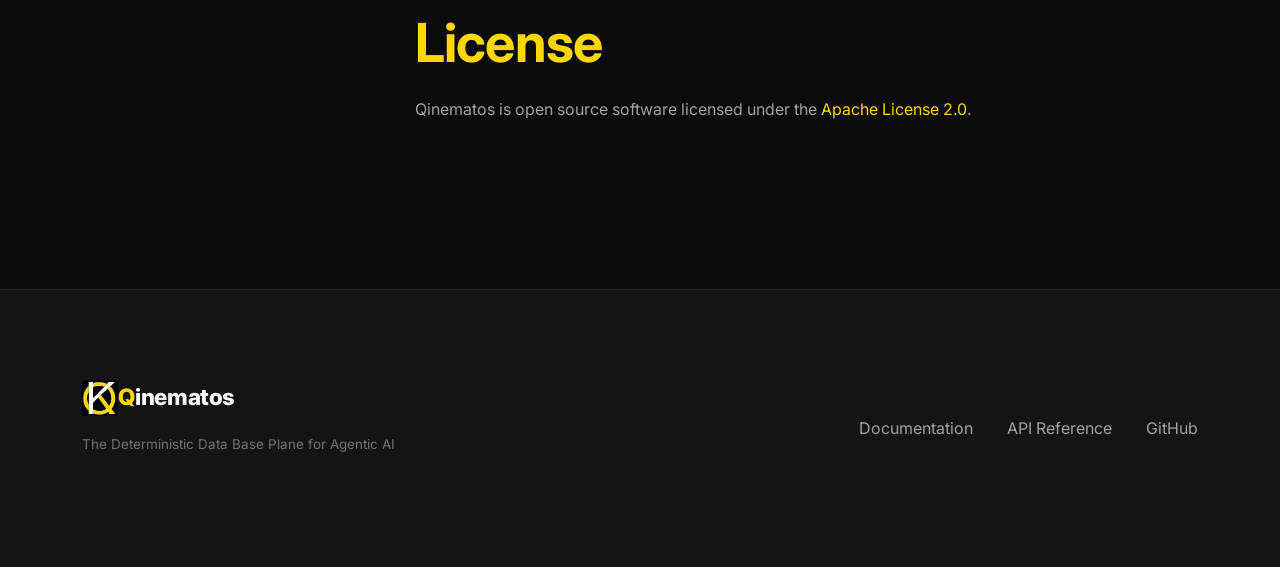
<file: docs/index.html>
<!DOCTYPE html>
<html lang="en">
<head>
  <meta charset="UTF-8">
  <meta name="viewport" content="width=device-width, initial-scale=1.0">
  <meta name="description" content="Qinematos Documentation - Learn how to use the Deterministic Data Base Plane for Agentic AI.">
  <title>Documentation - Qinematos</title>
  <link rel="icon" type="image/svg+xml" href="../images/favicon.svg">
  <link rel="preconnect" href="https://fonts.googleapis.com">
  <link rel="preconnect" href="https://fonts.gstatic.com" crossorigin>
  <link href="https://fonts.googleapis.com/css2?family=Inter:wght@400;500;600;700;800&family=JetBrains+Mono:wght@400;500&display=swap" rel="stylesheet">
  <link rel="stylesheet" href="../css/style.css">
</head>
<body>
  <!-- Header -->
  <header>
    <nav>
      <a href="../" class="logo"><img src="../images/favicon.svg" alt="" class="logo-icon">Q<span>inematos</span></a>
      <button class="nav-toggle" aria-label="Toggle navigation">
        <span></span>
        <span></span>
        <span></span>
      </button>
      <ul class="nav-links">
        <li><a href="../#features">Features</a></li>
        <li><a href="../#architecture">Architecture</a></li>
        <li><a href="../#performance">Performance</a></li>
        <li><a href="./" class="active">Documentation</a></li>
        <li><a href="https://github.com/qinematos" target="_blank" rel="noopener noreferrer">GitHub</a></li>
      </ul>
    </nav>
  </header>

  <!-- Documentation Content -->
  <main class="container">
    <div class="docs-layout">
      <aside class="docs-sidebar">
        <ul class="docs-nav">
          <li><a href="./" class="active">Overview</a></li>
          <li><a href="quick-start.html">Quick Start</a></li>
          <li><a href="architecture.html">Architecture</a></li>
          <li><a href="api-reference.html">API Reference</a></li>
        </ul>
      </aside>

      <article class="docs-content">
        <h1>Qinematos Documentation</h1>

        <p>Welcome to the Qinematos documentation. Qinematos is a <strong>Deterministic Data Base Plane</strong> designed specifically for AI agent infrastructure, implementing the <strong>RVP Framework</strong> (Recent, Vulgate, Plain) for zero-copy context delivery.</p>

        <h2>What is Qinematos?</h2>
        <p>Qinematos solves the "AI Plumbing Crisis" - the fundamental limitations of current RAG (Retrieval-Augmented Generation) systems that plague modern AI agent deployments:</p>

        <ul>
          <li><strong>Probabilistic search</strong> gives agents fuzzy, unreliable context</li>
          <li><strong>High latency</strong> from JSON serialization (10-100ms per request)</li>
          <li><strong>No audit trail</strong> for regulatory compliance</li>
          <li><strong>Memory waste</strong> from multiple data copies between processes</li>
        </ul>

        <h2>The RVP Framework</h2>

        <h3>R - Recent</h3>
        <p>Live gRPC streaming ensures agents receive <em>current</em> data, not stale cached snapshots. The Watch API provides server-streaming subscriptions with reactive Mutiny core.</p>

        <h3>V - Vulgate</h3>
        <p>Apache Arrow provides a canonical data format - a "common tongue" for all agents. Whether your agent is written in Python, Java, Rust, or any other language, it reads the same strongly-typed schema.</p>

        <h3>P - Plain</h3>
        <p>Zero-copy IPC via Java 25 Foreign Function & Memory API. Data stays where it is - agents receive file path handles and read directly from memory-mapped files at RAM speed.</p>

        <h2>Getting Started</h2>

        <div class="features-grid docs-feature-links">
          <a href="quick-start.html" class="feature-card">
            <div class="feature-icon">1</div>
            <h3>Quick Start</h3>
            <p>Get Qinematos running in 5 minutes. Clone, build, and make your first API call.</p>
          </a>

          <a href="architecture.html" class="feature-card">
            <div class="feature-icon">2</div>
            <h3>Architecture</h3>
            <p>Understand the three-layer architecture and core components.</p>
          </a>

          <a href="api-reference.html" class="feature-card">
            <div class="feature-icon">3</div>
            <h3>API Reference</h3>
            <p>Complete REST, gRPC, and MCP API documentation with examples.</p>
          </a>
        </div>

        <h2>Key Features</h2>

        <div class="api-table-wrapper">
        <table class="api-table">
          <thead>
            <tr>
              <th>Feature</th>
              <th>Description</th>
            </tr>
          </thead>
          <tbody>
            <tr>
              <td><strong>Zero-Copy IPC</strong></td>
              <td>Memory-mapped files using Java 25 FFM API for &lt;5ms latency</td>
            </tr>
            <tr>
              <td><strong>Topic-Based Pub/Sub</strong></td>
              <td>Hierarchical topics with Arrow schema versioning</td>
            </tr>
            <tr>
              <td><strong>Full Lineage</strong></td>
              <td>Content-addressable traces with eBPF kernel-level auditing</td>
            </tr>
            <tr>
              <td><strong>MCP Protocol</strong></td>
              <td>Anthropic Model Context Protocol for standardized agent access</td>
            </tr>
            <tr>
              <td><strong>gRPC Watch API</strong></td>
              <td>Server-streaming subscriptions with reactive core</td>
            </tr>
            <tr>
              <td><strong>ACID Persistence</strong></td>
              <td>JetBrains Xodus embedded transactional storage</td>
            </tr>
          </tbody>
        </table>
        </div>

        <h2>Technology Stack</h2>

        <ul>
          <li><strong>Runtime:</strong> Quarkus 3.30.2 with GraalVM native support</li>
          <li><strong>Language:</strong> Java 25 with Foreign Function & Memory API</li>
          <li><strong>Data Format:</strong> Apache Arrow 18.0</li>
          <li><strong>Messaging:</strong> gRPC with Mutiny reactive streams</li>
          <li><strong>Persistence:</strong> JetBrains Xodus ACID store</li>
          <li><strong>Observability:</strong> OpenTelemetry + Prometheus metrics</li>
        </ul>

        <h2>License</h2>
        <p>Qinematos is open source software licensed under the <a href="https://www.apache.org/licenses/LICENSE-2.0" target="_blank" rel="noopener noreferrer">Apache License 2.0</a>.</p>
      </article>
    </div>
  </main>

  <!-- Footer -->
  <footer>
    <div class="container">
        <div class="footer-content">
          <div>
            <a href="../" class="logo"><img src="../images/favicon.svg" alt="Qinematos logo" class="logo-icon">Q<span>inematos</span></a>
            <p class="footer-copy footer-subtext">The Deterministic Data Base Plane for Agentic AI</p>
          </div>
        <ul class="footer-links">
          <li><a href="./">Documentation</a></li>
          <li><a href="api-reference.html">API Reference</a></li>
          <li><a href="https://github.com/qinematos" target="_blank" rel="noopener noreferrer">GitHub</a></li>
        </ul>
      </div>
    </div>
  </footer>

  <script src="../js/main.js"></script>
</body>
</html>
</file>
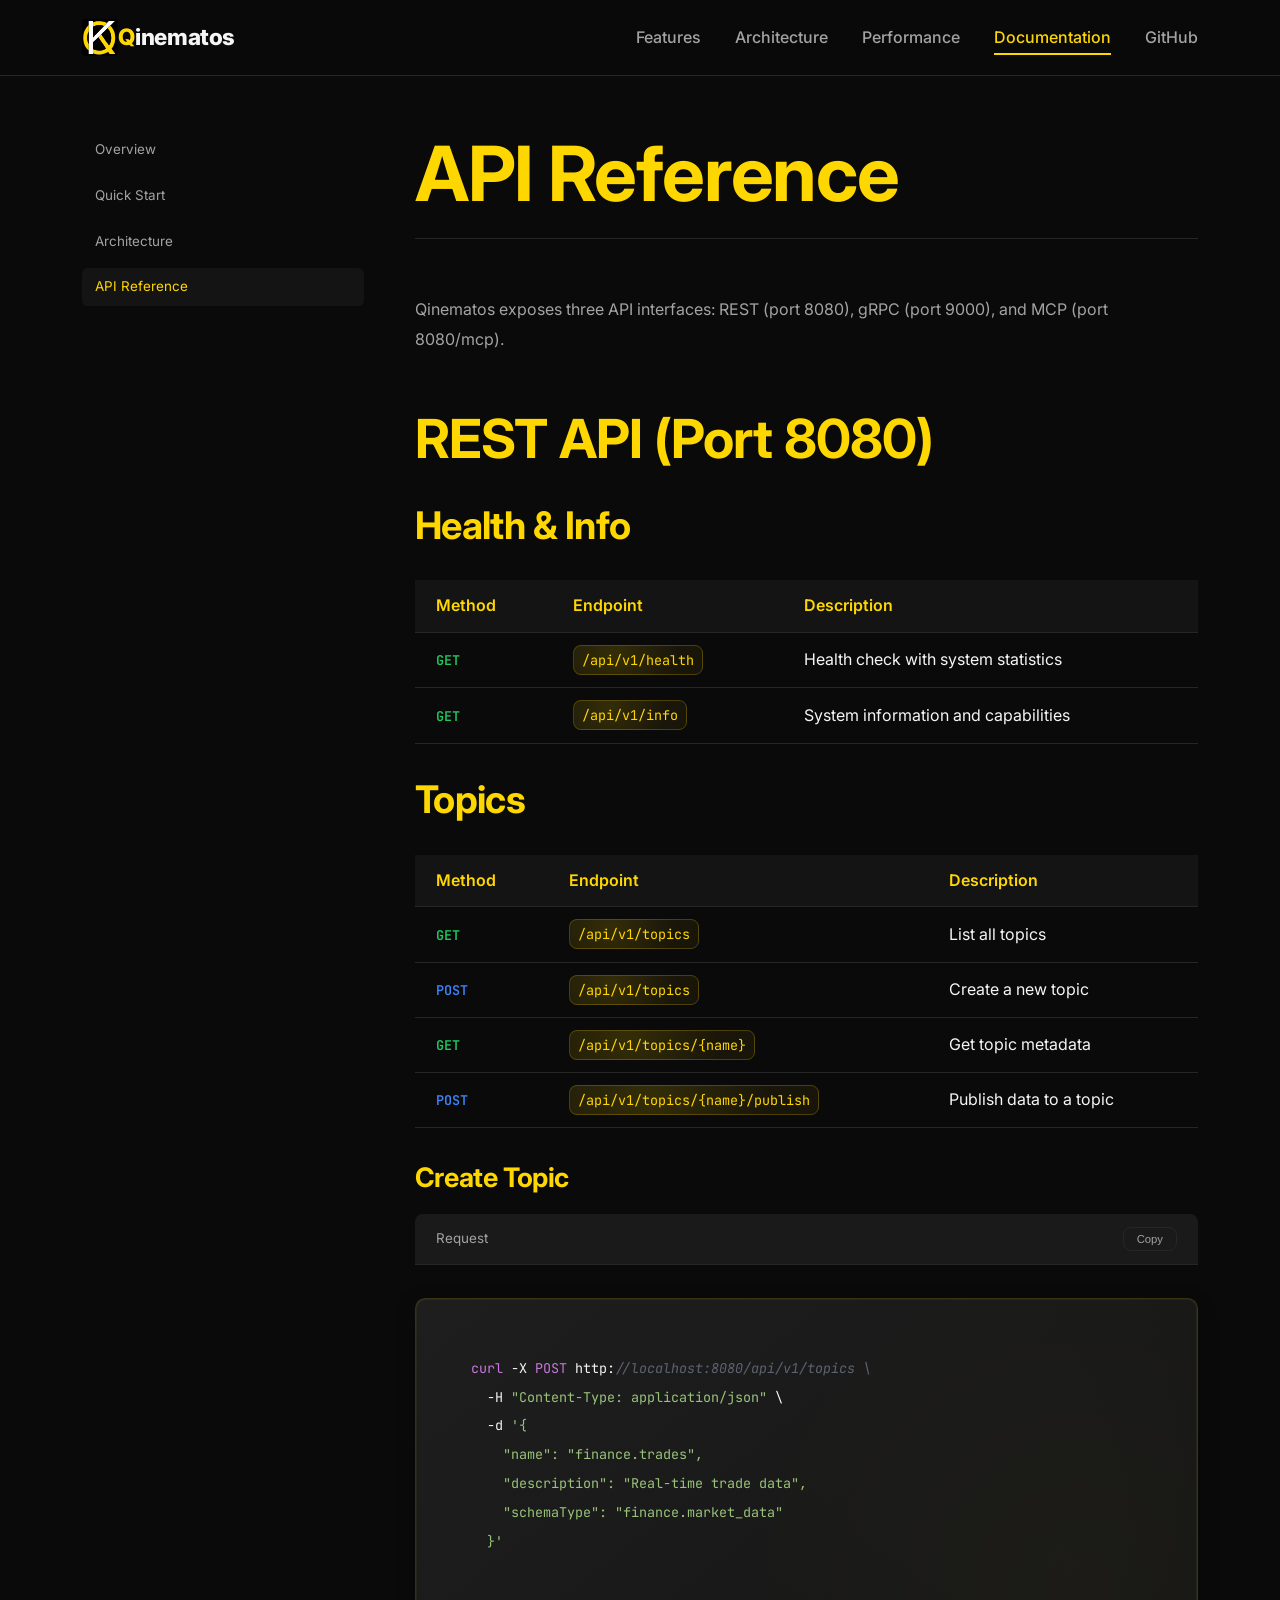
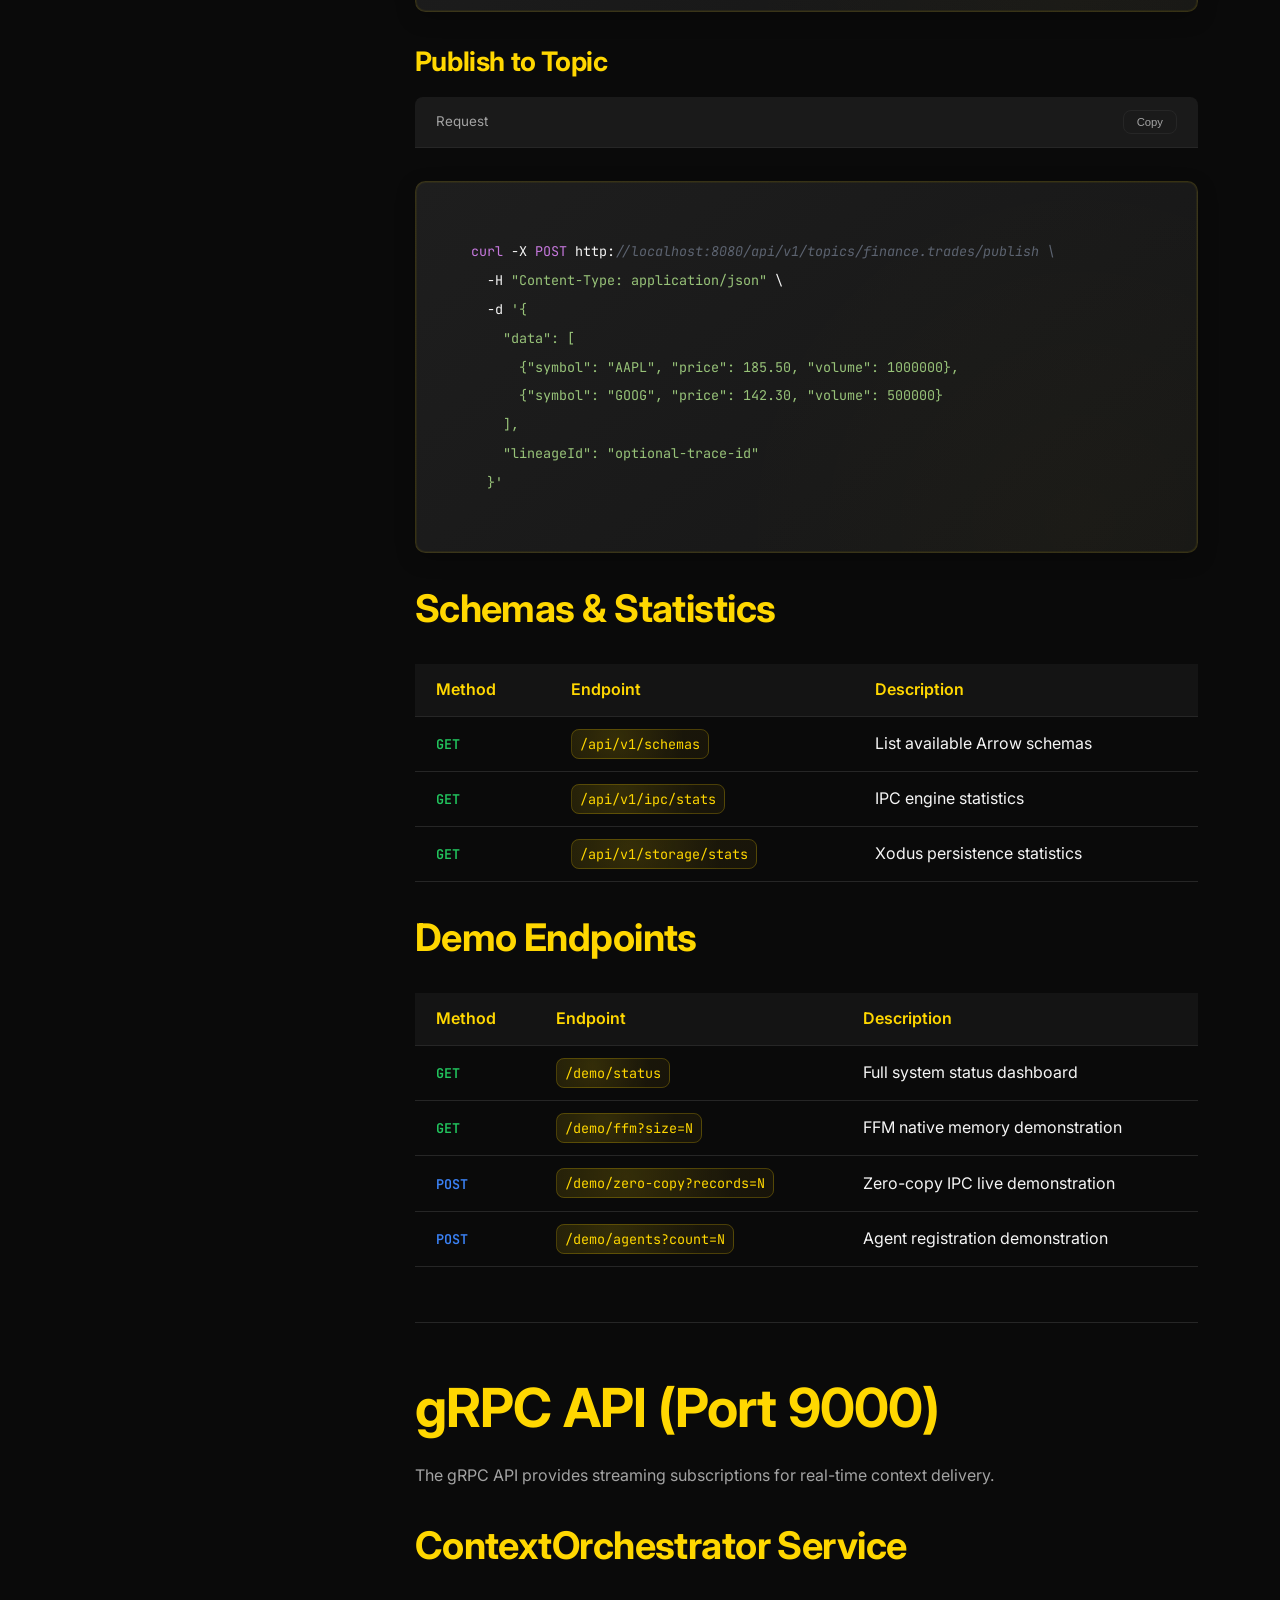
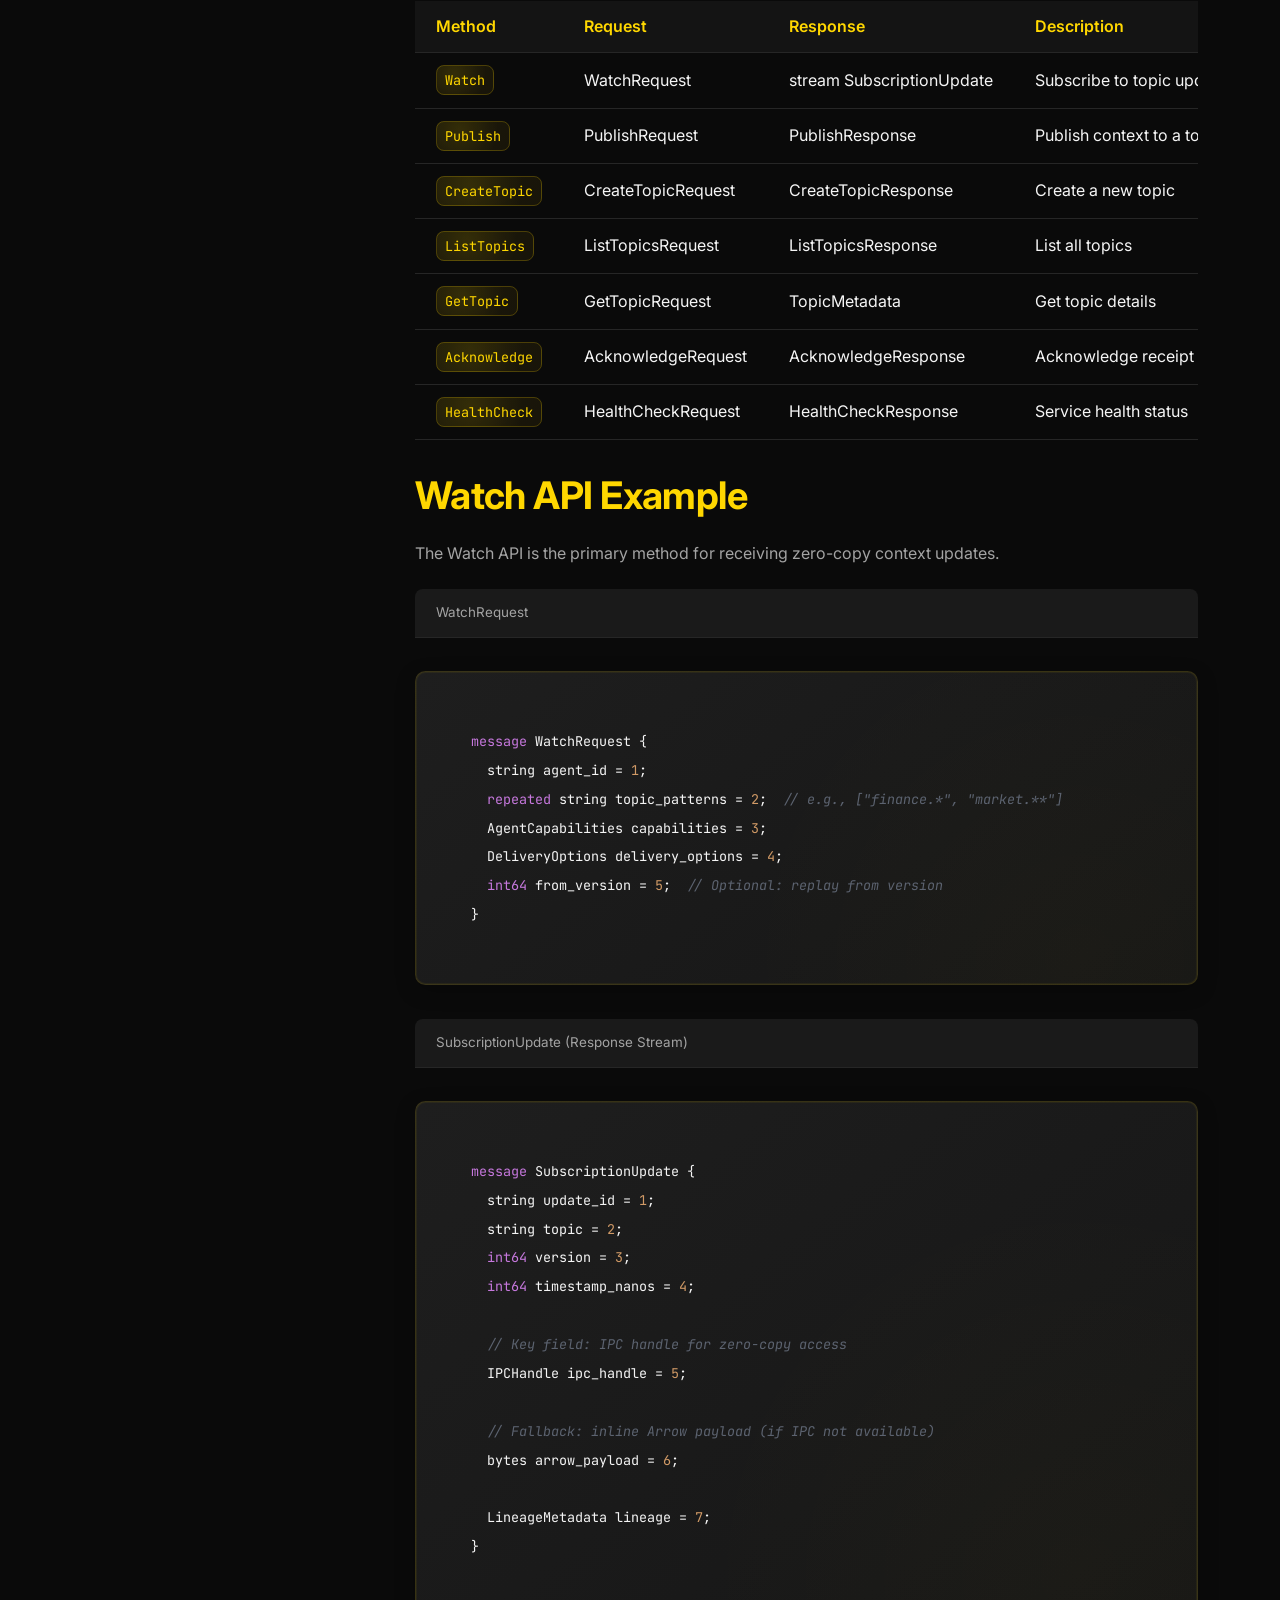
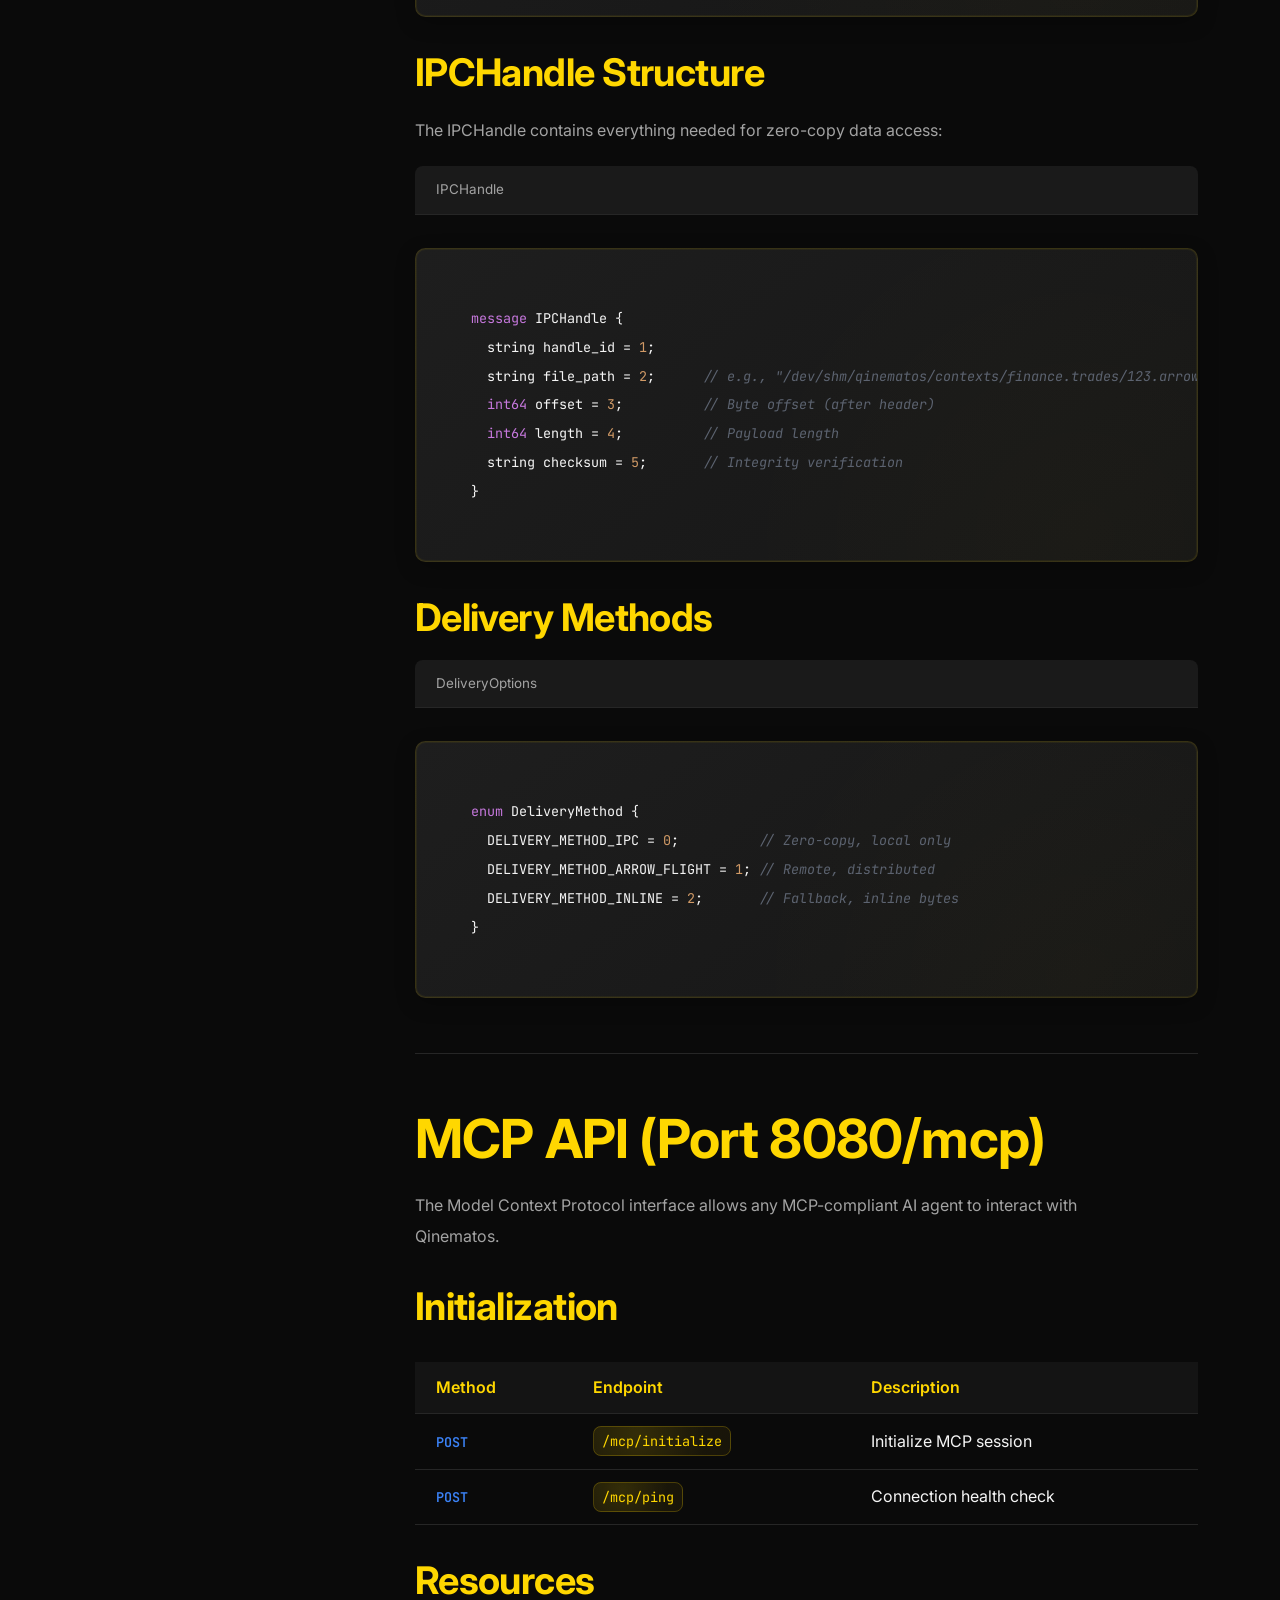
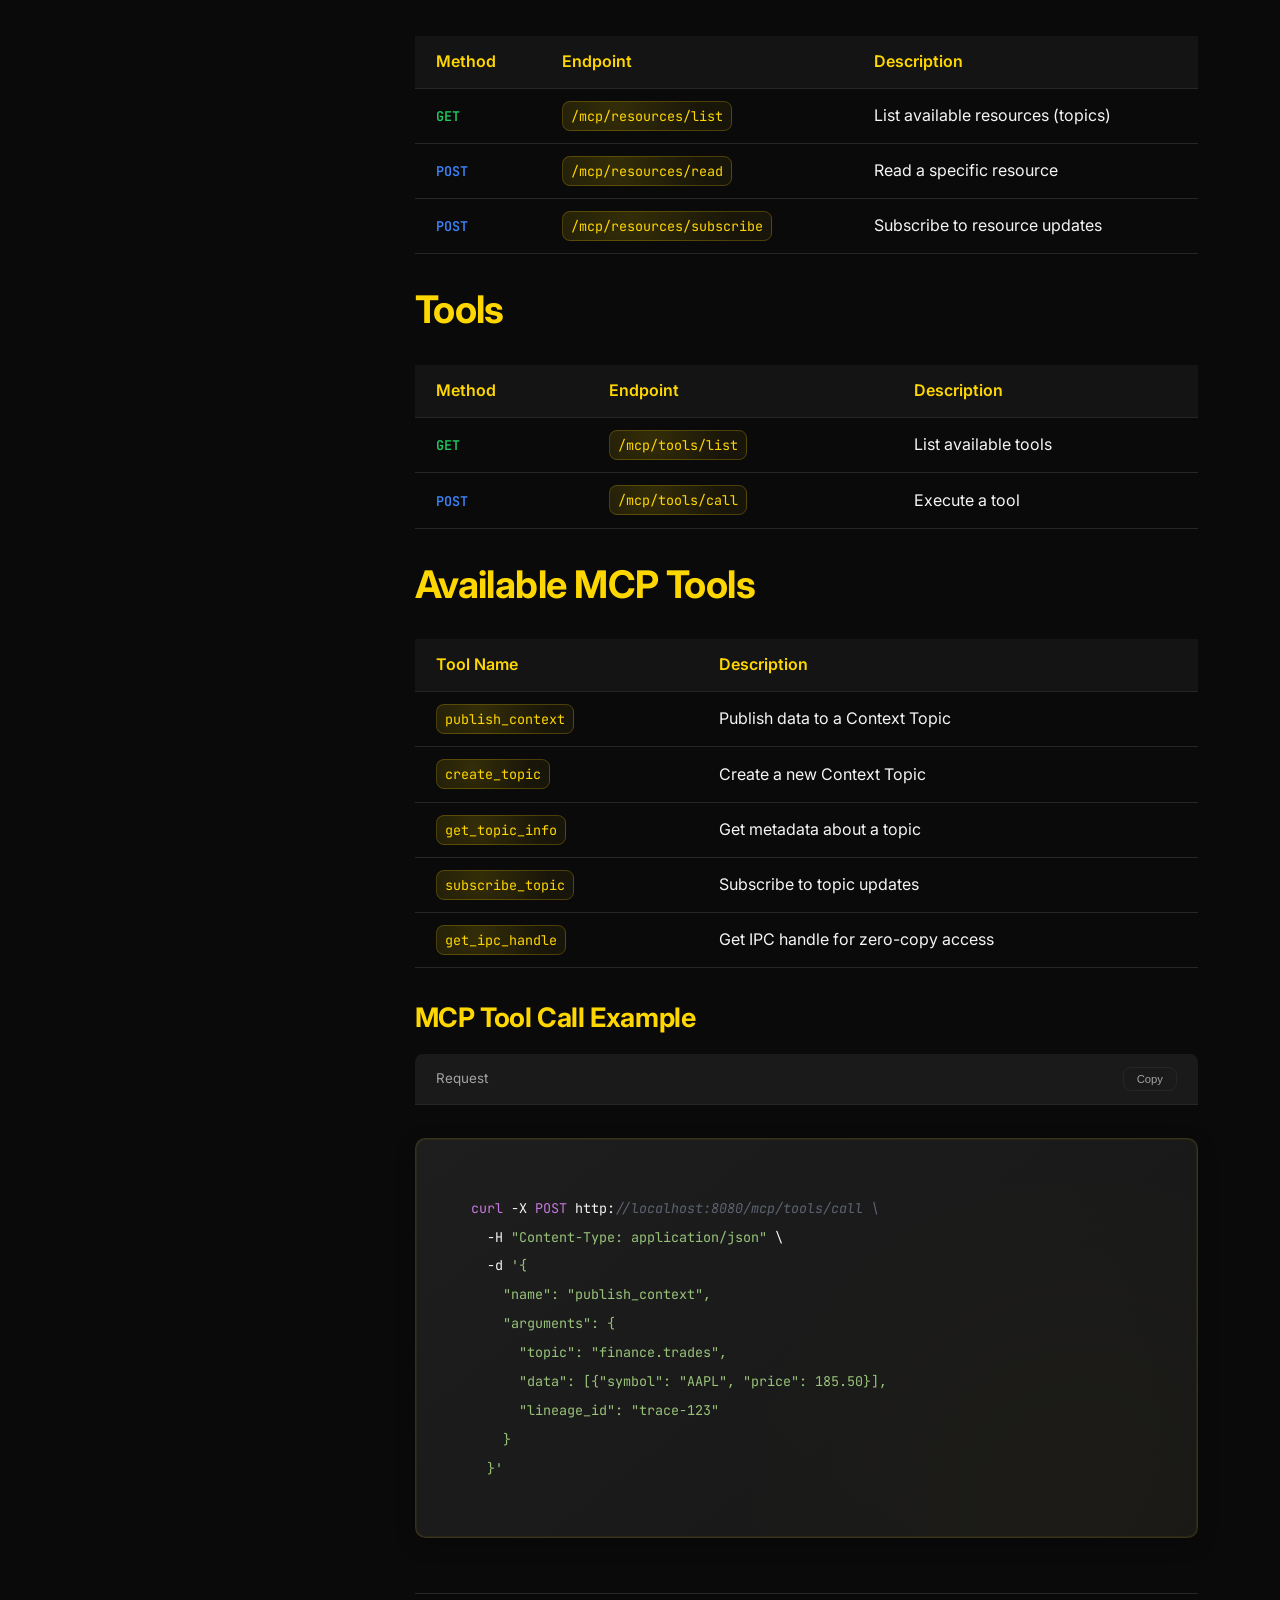
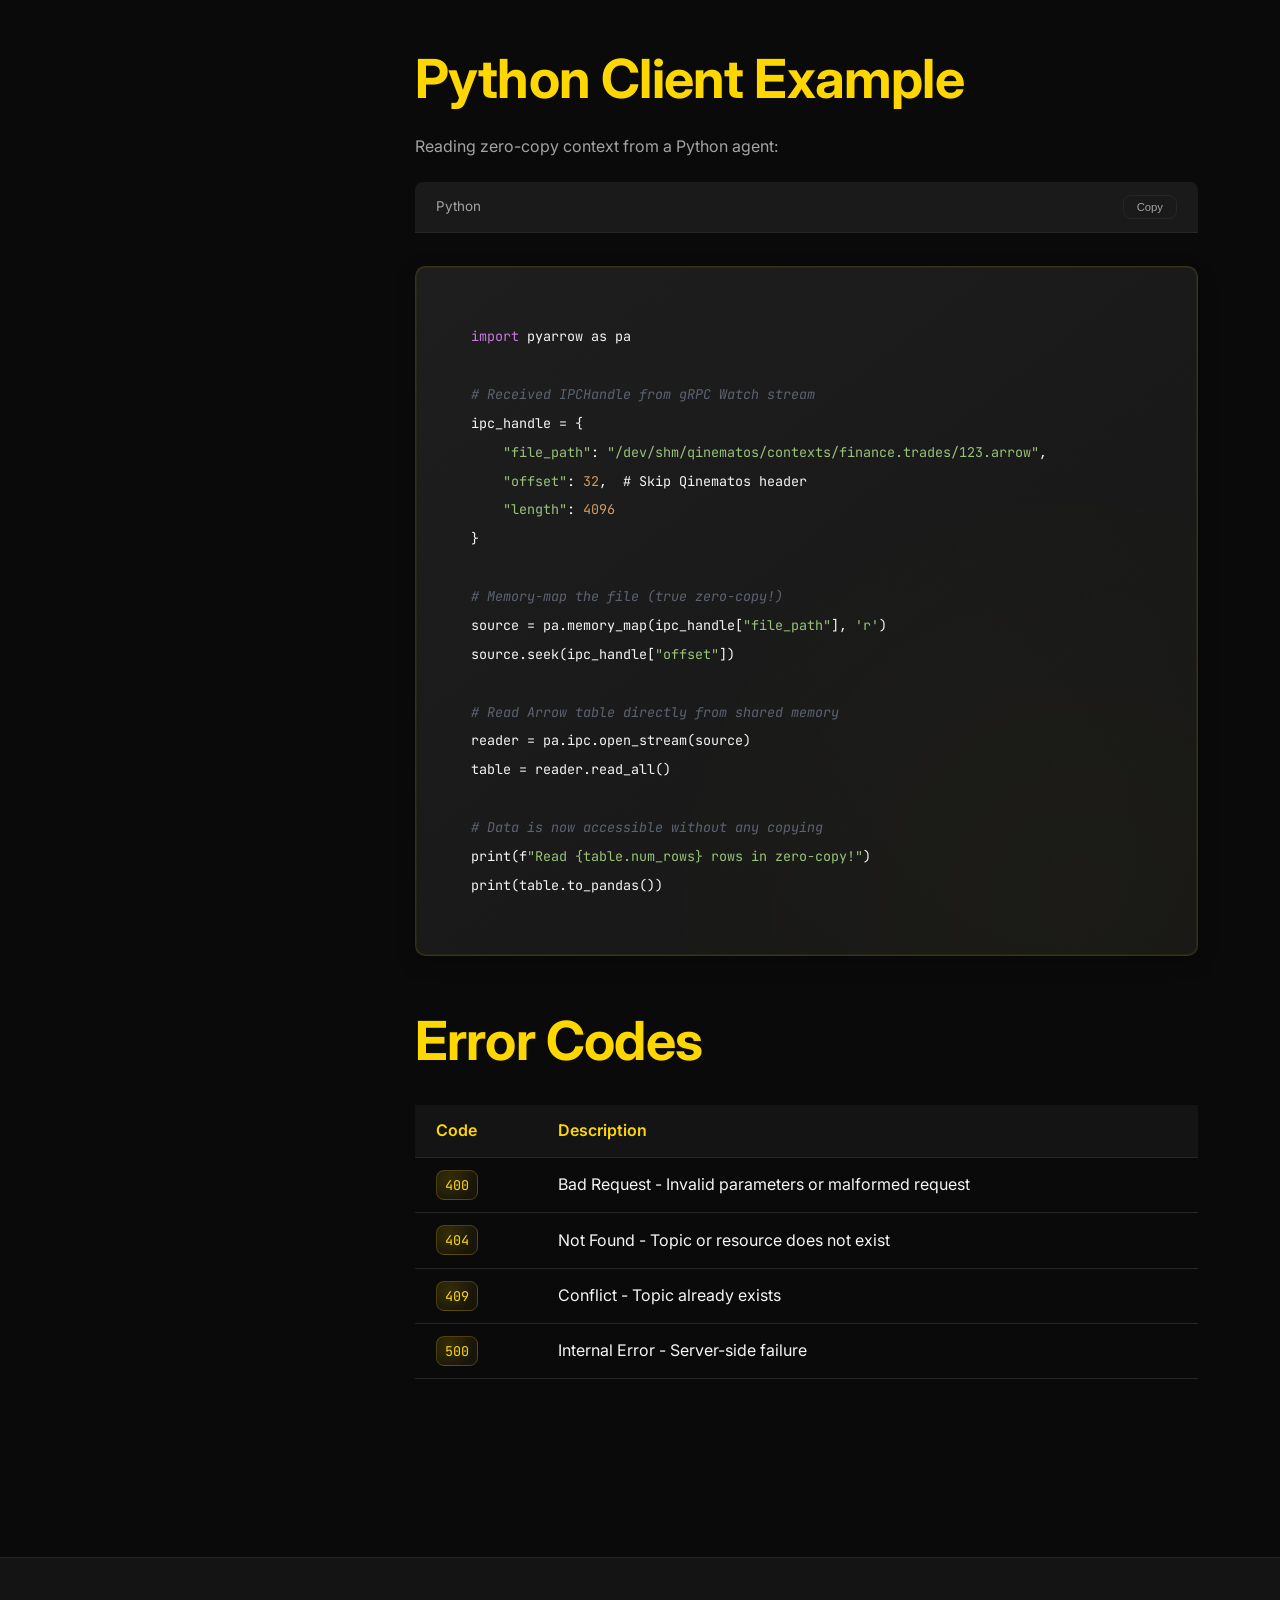
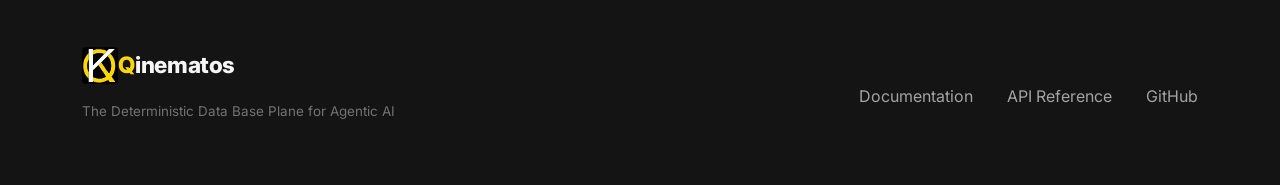
<file: docs/api-reference.html>
<!DOCTYPE html>
<html lang="en">
<head>
  <meta charset="UTF-8">
  <meta name="viewport" content="width=device-width, initial-scale=1.0">
  <meta name="description" content="Qinematos API Reference - REST, gRPC, and MCP API documentation.">
  <title>API Reference - Qinematos Documentation</title>
  <link rel="icon" type="image/svg+xml" href="../images/favicon.svg">
  <link rel="preconnect" href="https://fonts.googleapis.com">
  <link rel="preconnect" href="https://fonts.gstatic.com" crossorigin>
  <link href="https://fonts.googleapis.com/css2?family=Inter:wght@400;500;600;700;800&family=JetBrains+Mono:wght@400;500&display=swap" rel="stylesheet">
  <link rel="stylesheet" href="../css/style.css">
</head>
<body>
  <!-- Header -->
  <header>
    <nav>
      <a href="../" class="logo"><img src="../images/favicon.svg" alt="" class="logo-icon">Q<span>inematos</span></a>
      <button class="nav-toggle" aria-label="Toggle navigation">
        <span></span>
        <span></span>
        <span></span>
      </button>
      <ul class="nav-links">
        <li><a href="../#features">Features</a></li>
        <li><a href="../#architecture">Architecture</a></li>
        <li><a href="../#performance">Performance</a></li>
        <li><a href="./" class="active">Documentation</a></li>
        <li><a href="https://github.com/qinematos" target="_blank" rel="noopener noreferrer">GitHub</a></li>
      </ul>
    </nav>
  </header>

  <!-- Documentation Content -->
  <main class="container">
    <div class="docs-layout">
      <aside class="docs-sidebar">
        <ul class="docs-nav">
          <li><a href="./">Overview</a></li>
          <li><a href="quick-start.html">Quick Start</a></li>
          <li><a href="architecture.html">Architecture</a></li>
          <li><a href="api-reference.html" class="active">API Reference</a></li>
        </ul>
      </aside>

      <article class="docs-content">
        <h1>API Reference</h1>

        <p>Qinematos exposes three API interfaces: REST (port 8080), gRPC (port 9000), and MCP (port 8080/mcp).</p>

        <h2>REST API (Port 8080)</h2>

        <h3>Health & Info</h3>
        <div class="api-table-wrapper">
        <table class="api-table">
          <thead>
            <tr>
              <th>Method</th>
              <th>Endpoint</th>
              <th>Description</th>
            </tr>
          </thead>
          <tbody>
            <tr>
              <td><span class="method method-get">GET</span></td>
              <td><code>/api/v1/health</code></td>
              <td>Health check with system statistics</td>
            </tr>
            <tr>
              <td><span class="method method-get">GET</span></td>
              <td><code>/api/v1/info</code></td>
              <td>System information and capabilities</td>
            </tr>
          </tbody>
        </table>
        </div>

        <h3>Topics</h3>
        <div class="api-table-wrapper">
        <table class="api-table">
          <thead>
            <tr>
              <th>Method</th>
              <th>Endpoint</th>
              <th>Description</th>
            </tr>
          </thead>
          <tbody>
            <tr>
              <td><span class="method method-get">GET</span></td>
              <td><code>/api/v1/topics</code></td>
              <td>List all topics</td>
            </tr>
            <tr>
              <td><span class="method method-post">POST</span></td>
              <td><code>/api/v1/topics</code></td>
              <td>Create a new topic</td>
            </tr>
            <tr>
              <td><span class="method method-get">GET</span></td>
              <td><code>/api/v1/topics/{name}</code></td>
              <td>Get topic metadata</td>
            </tr>
            <tr>
              <td><span class="method method-post">POST</span></td>
              <td><code>/api/v1/topics/{name}/publish</code></td>
              <td>Publish data to a topic</td>
            </tr>
          </tbody>
        </table>
        </div>

        <h4>Create Topic</h4>
        <div class="code-header">
          <span>Request</span>
          <button class="copy-btn" onclick="copyCode(this)">Copy</button>
        </div>
        <pre><code>curl -X POST http://localhost:8080/api/v1/topics \
  -H "Content-Type: application/json" \
  -d '{
    "name": "finance.trades",
    "description": "Real-time trade data",
    "schemaType": "finance.market_data"
  }'</code></pre>

        <h4>Publish to Topic</h4>
        <div class="code-header">
          <span>Request</span>
          <button class="copy-btn" onclick="copyCode(this)">Copy</button>
        </div>
        <pre><code>curl -X POST http://localhost:8080/api/v1/topics/finance.trades/publish \
  -H "Content-Type: application/json" \
  -d '{
    "data": [
      {"symbol": "AAPL", "price": 185.50, "volume": 1000000},
      {"symbol": "GOOG", "price": 142.30, "volume": 500000}
    ],
    "lineageId": "optional-trace-id"
  }'</code></pre>

        <h3>Schemas & Statistics</h3>
        <div class="api-table-wrapper">
        <table class="api-table">
          <thead>
            <tr>
              <th>Method</th>
              <th>Endpoint</th>
              <th>Description</th>
            </tr>
          </thead>
          <tbody>
            <tr>
              <td><span class="method method-get">GET</span></td>
              <td><code>/api/v1/schemas</code></td>
              <td>List available Arrow schemas</td>
            </tr>
            <tr>
              <td><span class="method method-get">GET</span></td>
              <td><code>/api/v1/ipc/stats</code></td>
              <td>IPC engine statistics</td>
            </tr>
            <tr>
              <td><span class="method method-get">GET</span></td>
              <td><code>/api/v1/storage/stats</code></td>
              <td>Xodus persistence statistics</td>
            </tr>
          </tbody>
        </table>
        </div>

        <h3>Demo Endpoints</h3>
        <div class="api-table-wrapper">
        <table class="api-table">
          <thead>
            <tr>
              <th>Method</th>
              <th>Endpoint</th>
              <th>Description</th>
            </tr>
          </thead>
          <tbody>
            <tr>
              <td><span class="method method-get">GET</span></td>
              <td><code>/demo/status</code></td>
              <td>Full system status dashboard</td>
            </tr>
            <tr>
              <td><span class="method method-get">GET</span></td>
              <td><code>/demo/ffm?size=N</code></td>
              <td>FFM native memory demonstration</td>
            </tr>
            <tr>
              <td><span class="method method-post">POST</span></td>
              <td><code>/demo/zero-copy?records=N</code></td>
              <td>Zero-copy IPC live demonstration</td>
            </tr>
            <tr>
              <td><span class="method method-post">POST</span></td>
              <td><code>/demo/agents?count=N</code></td>
              <td>Agent registration demonstration</td>
            </tr>
          </tbody>
        </table>
        </div>

        <hr class="section-divider">

        <h2>gRPC API (Port 9000)</h2>

        <p>The gRPC API provides streaming subscriptions for real-time context delivery.</p>

        <h3>ContextOrchestrator Service</h3>

        <div class="api-table-wrapper">
        <table class="api-table">
          <thead>
            <tr>
              <th>Method</th>
              <th>Request</th>
              <th>Response</th>
              <th>Description</th>
            </tr>
          </thead>
          <tbody>
            <tr>
              <td><code>Watch</code></td>
              <td>WatchRequest</td>
              <td>stream SubscriptionUpdate</td>
              <td>Subscribe to topic updates (streaming)</td>
            </tr>
            <tr>
              <td><code>Publish</code></td>
              <td>PublishRequest</td>
              <td>PublishResponse</td>
              <td>Publish context to a topic</td>
            </tr>
            <tr>
              <td><code>CreateTopic</code></td>
              <td>CreateTopicRequest</td>
              <td>CreateTopicResponse</td>
              <td>Create a new topic</td>
            </tr>
            <tr>
              <td><code>ListTopics</code></td>
              <td>ListTopicsRequest</td>
              <td>ListTopicsResponse</td>
              <td>List all topics</td>
            </tr>
            <tr>
              <td><code>GetTopic</code></td>
              <td>GetTopicRequest</td>
              <td>TopicMetadata</td>
              <td>Get topic details</td>
            </tr>
            <tr>
              <td><code>Acknowledge</code></td>
              <td>AcknowledgeRequest</td>
              <td>AcknowledgeResponse</td>
              <td>Acknowledge receipt (exactly-once)</td>
            </tr>
            <tr>
              <td><code>HealthCheck</code></td>
              <td>HealthCheckRequest</td>
              <td>HealthCheckResponse</td>
              <td>Service health status</td>
            </tr>
          </tbody>
        </table>
        </div>

        <h3>Watch API Example</h3>

        <p>The Watch API is the primary method for receiving zero-copy context updates.</p>

        <div class="code-header">
          <span>WatchRequest</span>
        </div>
        <pre><code>message WatchRequest {
  string agent_id = 1;
  repeated string topic_patterns = 2;  // e.g., ["finance.*", "market.**"]
  AgentCapabilities capabilities = 3;
  DeliveryOptions delivery_options = 4;
  int64 from_version = 5;  // Optional: replay from version
}</code></pre>

        <div class="code-header">
          <span>SubscriptionUpdate (Response Stream)</span>
        </div>
        <pre><code>message SubscriptionUpdate {
  string update_id = 1;
  string topic = 2;
  int64 version = 3;
  int64 timestamp_nanos = 4;

  // Key field: IPC handle for zero-copy access
  IPCHandle ipc_handle = 5;

  // Fallback: inline Arrow payload (if IPC not available)
  bytes arrow_payload = 6;

  LineageMetadata lineage = 7;
}</code></pre>

        <h3>IPCHandle Structure</h3>

        <p>The IPCHandle contains everything needed for zero-copy data access:</p>

        <div class="code-header">
          <span>IPCHandle</span>
        </div>
        <pre><code>message IPCHandle {
  string handle_id = 1;
  string file_path = 2;      // e.g., "/dev/shm/qinematos/contexts/finance.trades/123.arrow"
  int64 offset = 3;          // Byte offset (after header)
  int64 length = 4;          // Payload length
  string checksum = 5;       // Integrity verification
}</code></pre>

        <h3>Delivery Methods</h3>

        <div class="code-header">
          <span>DeliveryOptions</span>
        </div>
        <pre><code>enum DeliveryMethod {
  DELIVERY_METHOD_IPC = 0;          // Zero-copy, local only
  DELIVERY_METHOD_ARROW_FLIGHT = 1; // Remote, distributed
  DELIVERY_METHOD_INLINE = 2;       // Fallback, inline bytes
}</code></pre>

        <hr class="section-divider">

        <h2>MCP API (Port 8080/mcp)</h2>

        <p>The Model Context Protocol interface allows any MCP-compliant AI agent to interact with Qinematos.</p>

        <h3>Initialization</h3>

        <div class="api-table-wrapper">
        <table class="api-table">
          <thead>
            <tr>
              <th>Method</th>
              <th>Endpoint</th>
              <th>Description</th>
            </tr>
          </thead>
          <tbody>
            <tr>
              <td><span class="method method-post">POST</span></td>
              <td><code>/mcp/initialize</code></td>
              <td>Initialize MCP session</td>
            </tr>
            <tr>
              <td><span class="method method-post">POST</span></td>
              <td><code>/mcp/ping</code></td>
              <td>Connection health check</td>
            </tr>
          </tbody>
        </table>
        </div>

        <h3>Resources</h3>

        <div class="api-table-wrapper">
        <table class="api-table">
          <thead>
            <tr>
              <th>Method</th>
              <th>Endpoint</th>
              <th>Description</th>
            </tr>
          </thead>
          <tbody>
            <tr>
              <td><span class="method method-get">GET</span></td>
              <td><code>/mcp/resources/list</code></td>
              <td>List available resources (topics)</td>
            </tr>
            <tr>
              <td><span class="method method-post">POST</span></td>
              <td><code>/mcp/resources/read</code></td>
              <td>Read a specific resource</td>
            </tr>
            <tr>
              <td><span class="method method-post">POST</span></td>
              <td><code>/mcp/resources/subscribe</code></td>
              <td>Subscribe to resource updates</td>
            </tr>
          </tbody>
        </table>
        </div>

        <h3>Tools</h3>

        <div class="api-table-wrapper">
        <table class="api-table">
          <thead>
            <tr>
              <th>Method</th>
              <th>Endpoint</th>
              <th>Description</th>
            </tr>
          </thead>
          <tbody>
            <tr>
              <td><span class="method method-get">GET</span></td>
              <td><code>/mcp/tools/list</code></td>
              <td>List available tools</td>
            </tr>
            <tr>
              <td><span class="method method-post">POST</span></td>
              <td><code>/mcp/tools/call</code></td>
              <td>Execute a tool</td>
            </tr>
          </tbody>
        </table>
        </div>

        <h3>Available MCP Tools</h3>

        <div class="api-table-wrapper">
        <table class="api-table">
          <thead>
            <tr>
              <th>Tool Name</th>
              <th>Description</th>
            </tr>
          </thead>
          <tbody>
            <tr>
              <td><code>publish_context</code></td>
              <td>Publish data to a Context Topic</td>
            </tr>
            <tr>
              <td><code>create_topic</code></td>
              <td>Create a new Context Topic</td>
            </tr>
            <tr>
              <td><code>get_topic_info</code></td>
              <td>Get metadata about a topic</td>
            </tr>
            <tr>
              <td><code>subscribe_topic</code></td>
              <td>Subscribe to topic updates</td>
            </tr>
            <tr>
              <td><code>get_ipc_handle</code></td>
              <td>Get IPC handle for zero-copy access</td>
            </tr>
          </tbody>
        </table>
        </div>

        <h4>MCP Tool Call Example</h4>

        <div class="code-header">
          <span>Request</span>
          <button class="copy-btn" onclick="copyCode(this)">Copy</button>
        </div>
        <pre><code>curl -X POST http://localhost:8080/mcp/tools/call \
  -H "Content-Type: application/json" \
  -d '{
    "name": "publish_context",
    "arguments": {
      "topic": "finance.trades",
      "data": [{"symbol": "AAPL", "price": 185.50}],
      "lineage_id": "trace-123"
    }
  }'</code></pre>

        <hr class="section-divider">

        <h2>Python Client Example</h2>

        <p>Reading zero-copy context from a Python agent:</p>

        <div class="code-header">
          <span>Python</span>
          <button class="copy-btn" onclick="copyCode(this)">Copy</button>
        </div>
        <pre><code>import pyarrow as pa

# Received IPCHandle from gRPC Watch stream
ipc_handle = {
    "file_path": "/dev/shm/qinematos/contexts/finance.trades/123.arrow",
    "offset": 32,  # Skip Qinematos header
    "length": 4096
}

# Memory-map the file (true zero-copy!)
source = pa.memory_map(ipc_handle["file_path"], 'r')
source.seek(ipc_handle["offset"])

# Read Arrow table directly from shared memory
reader = pa.ipc.open_stream(source)
table = reader.read_all()

# Data is now accessible without any copying
print(f"Read {table.num_rows} rows in zero-copy!")
print(table.to_pandas())</code></pre>

        <h2>Error Codes</h2>

        <div class="api-table-wrapper">
        <table class="api-table">
          <thead>
            <tr>
              <th>Code</th>
              <th>Description</th>
            </tr>
          </thead>
          <tbody>
            <tr>
              <td><code>400</code></td>
              <td>Bad Request - Invalid parameters or malformed request</td>
            </tr>
            <tr>
              <td><code>404</code></td>
              <td>Not Found - Topic or resource does not exist</td>
            </tr>
            <tr>
              <td><code>409</code></td>
              <td>Conflict - Topic already exists</td>
            </tr>
            <tr>
              <td><code>500</code></td>
              <td>Internal Error - Server-side failure</td>
            </tr>
          </tbody>
        </table>
        </div>

      </article>
    </div>
  </main>

  <!-- Footer -->
  <footer>
    <div class="container">
        <div class="footer-content">
          <div>
            <a href="../" class="logo"><img src="../images/favicon.svg" alt="" class="logo-icon">Q<span>inematos</span></a>
            <p class="footer-copy footer-subtext">The Deterministic Data Base Plane for Agentic AI</p>
          </div>
        <ul class="footer-links">
          <li><a href="./">Documentation</a></li>
          <li><a href="api-reference.html">API Reference</a></li>
          <li><a href="https://github.com/qinematos" target="_blank" rel="noopener noreferrer">GitHub</a></li>
        </ul>
      </div>
    </div>
  </footer>

  <script src="../js/main.js"></script>
</body>
</html>
</file>
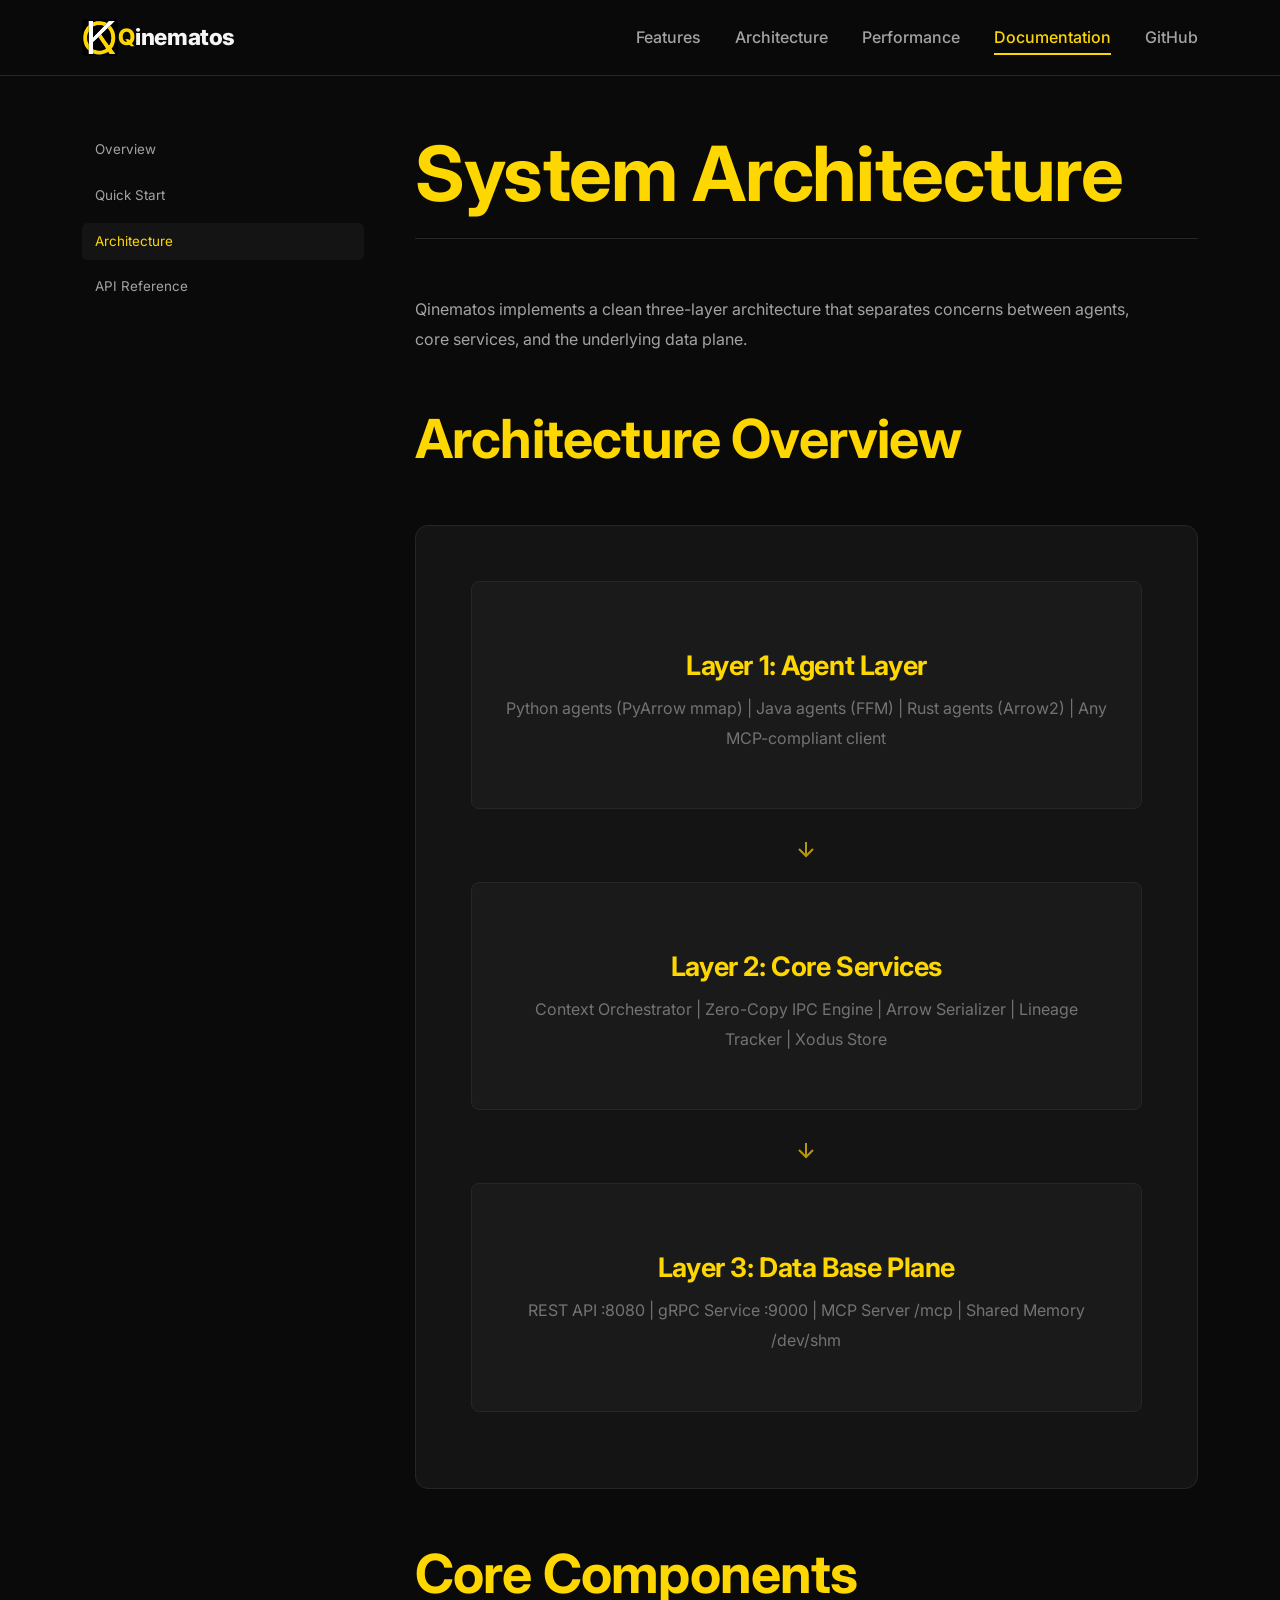
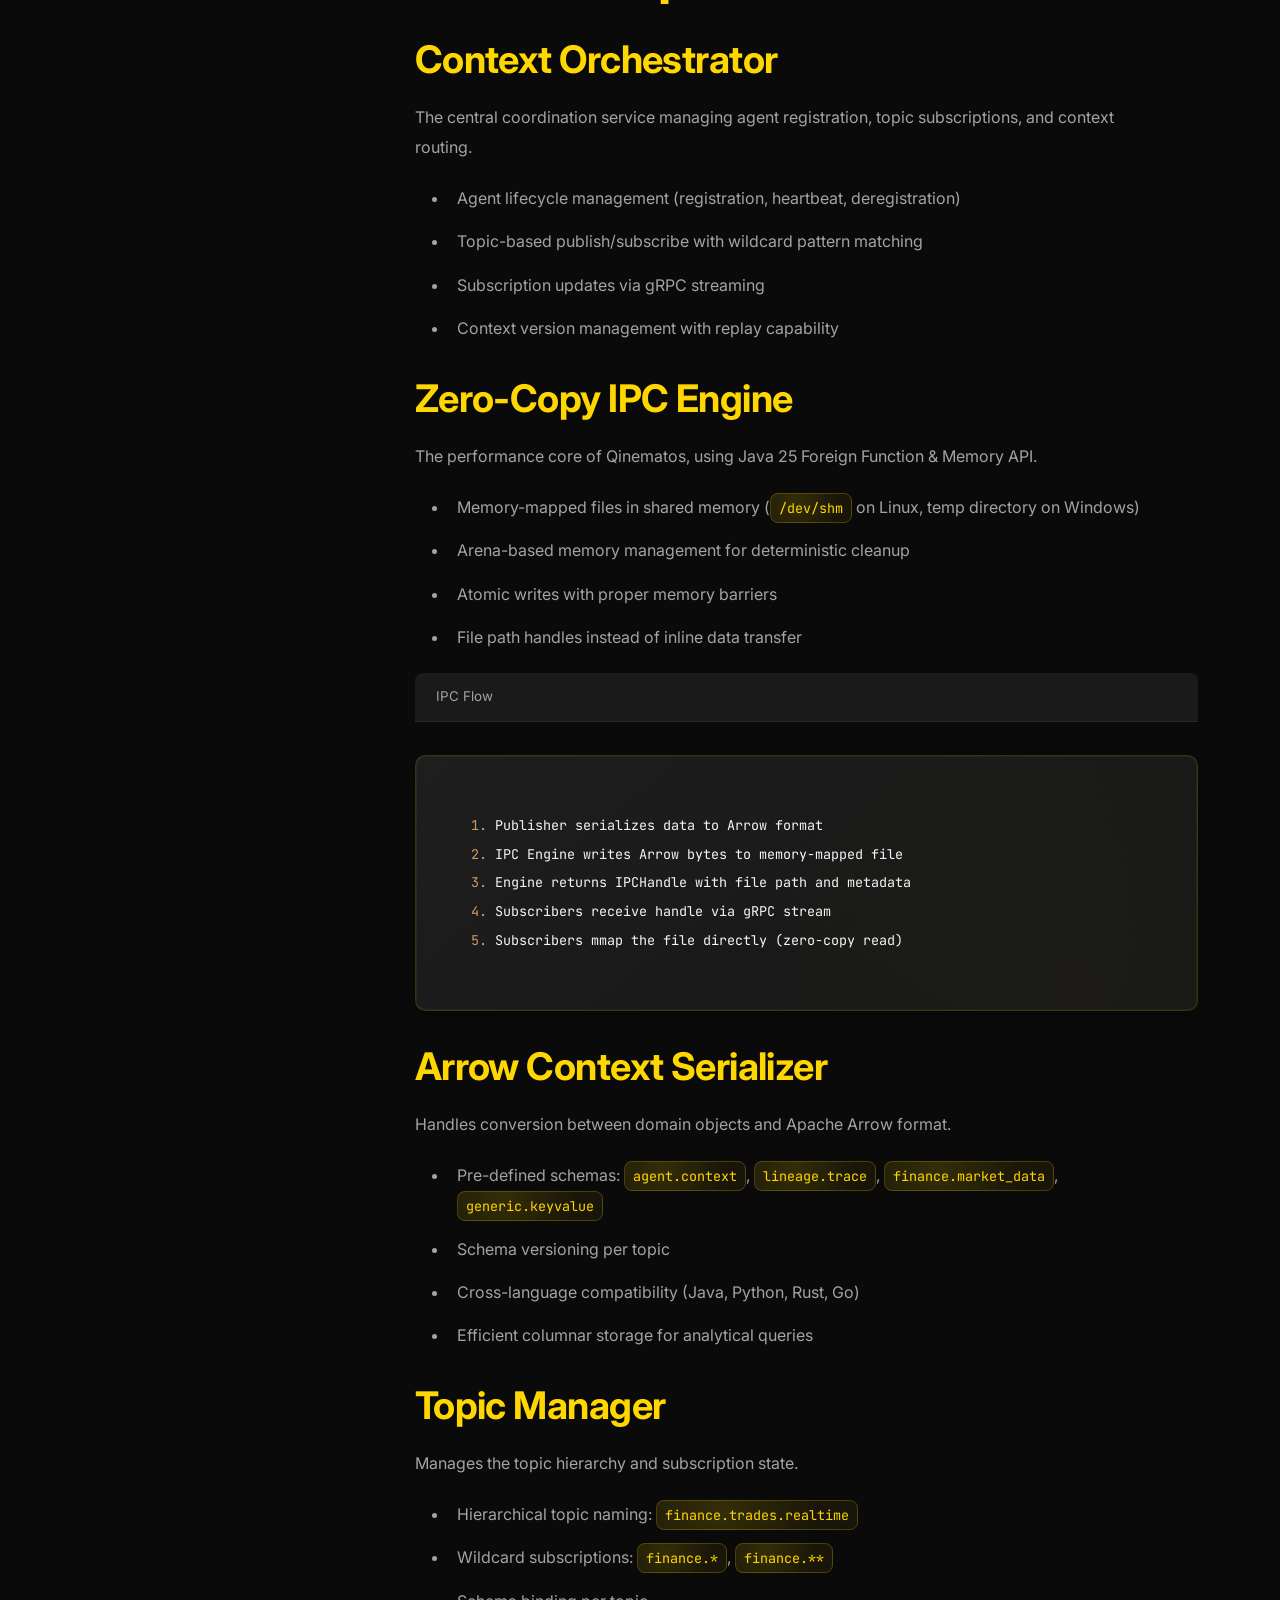
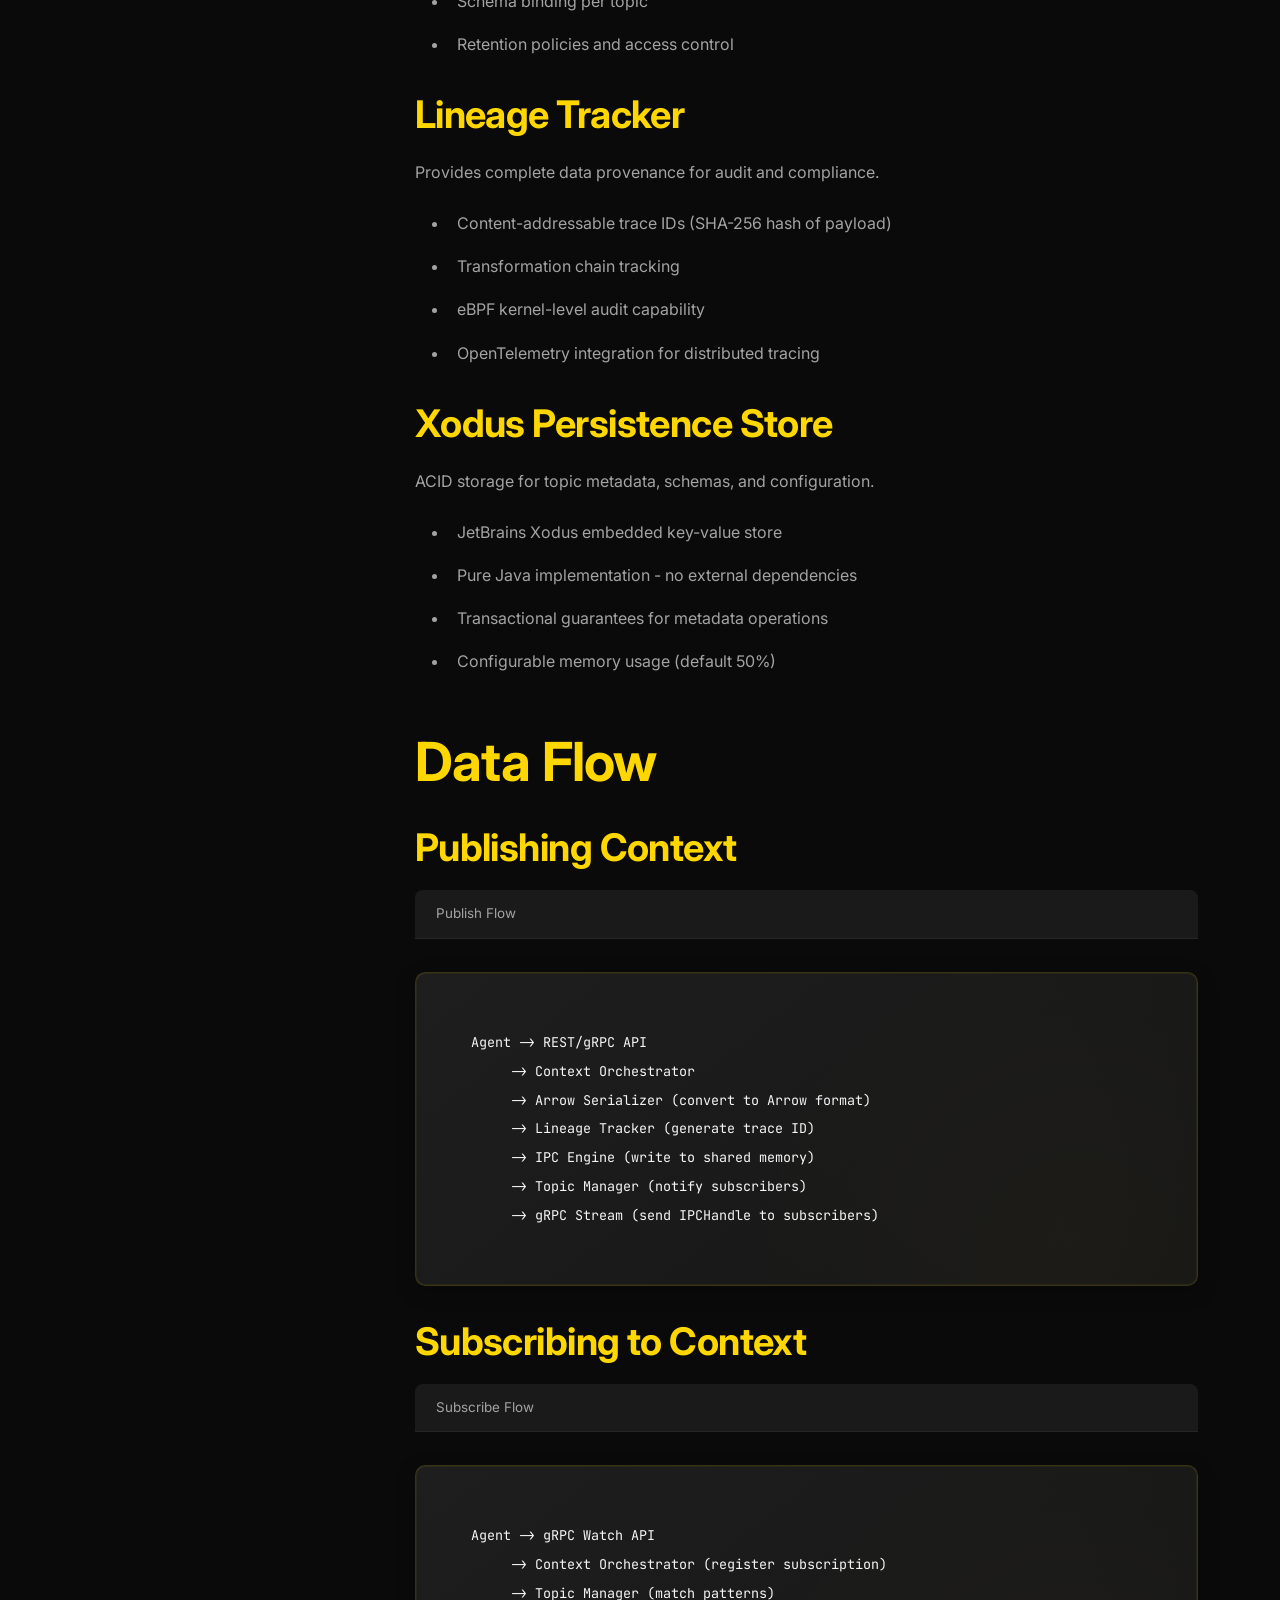
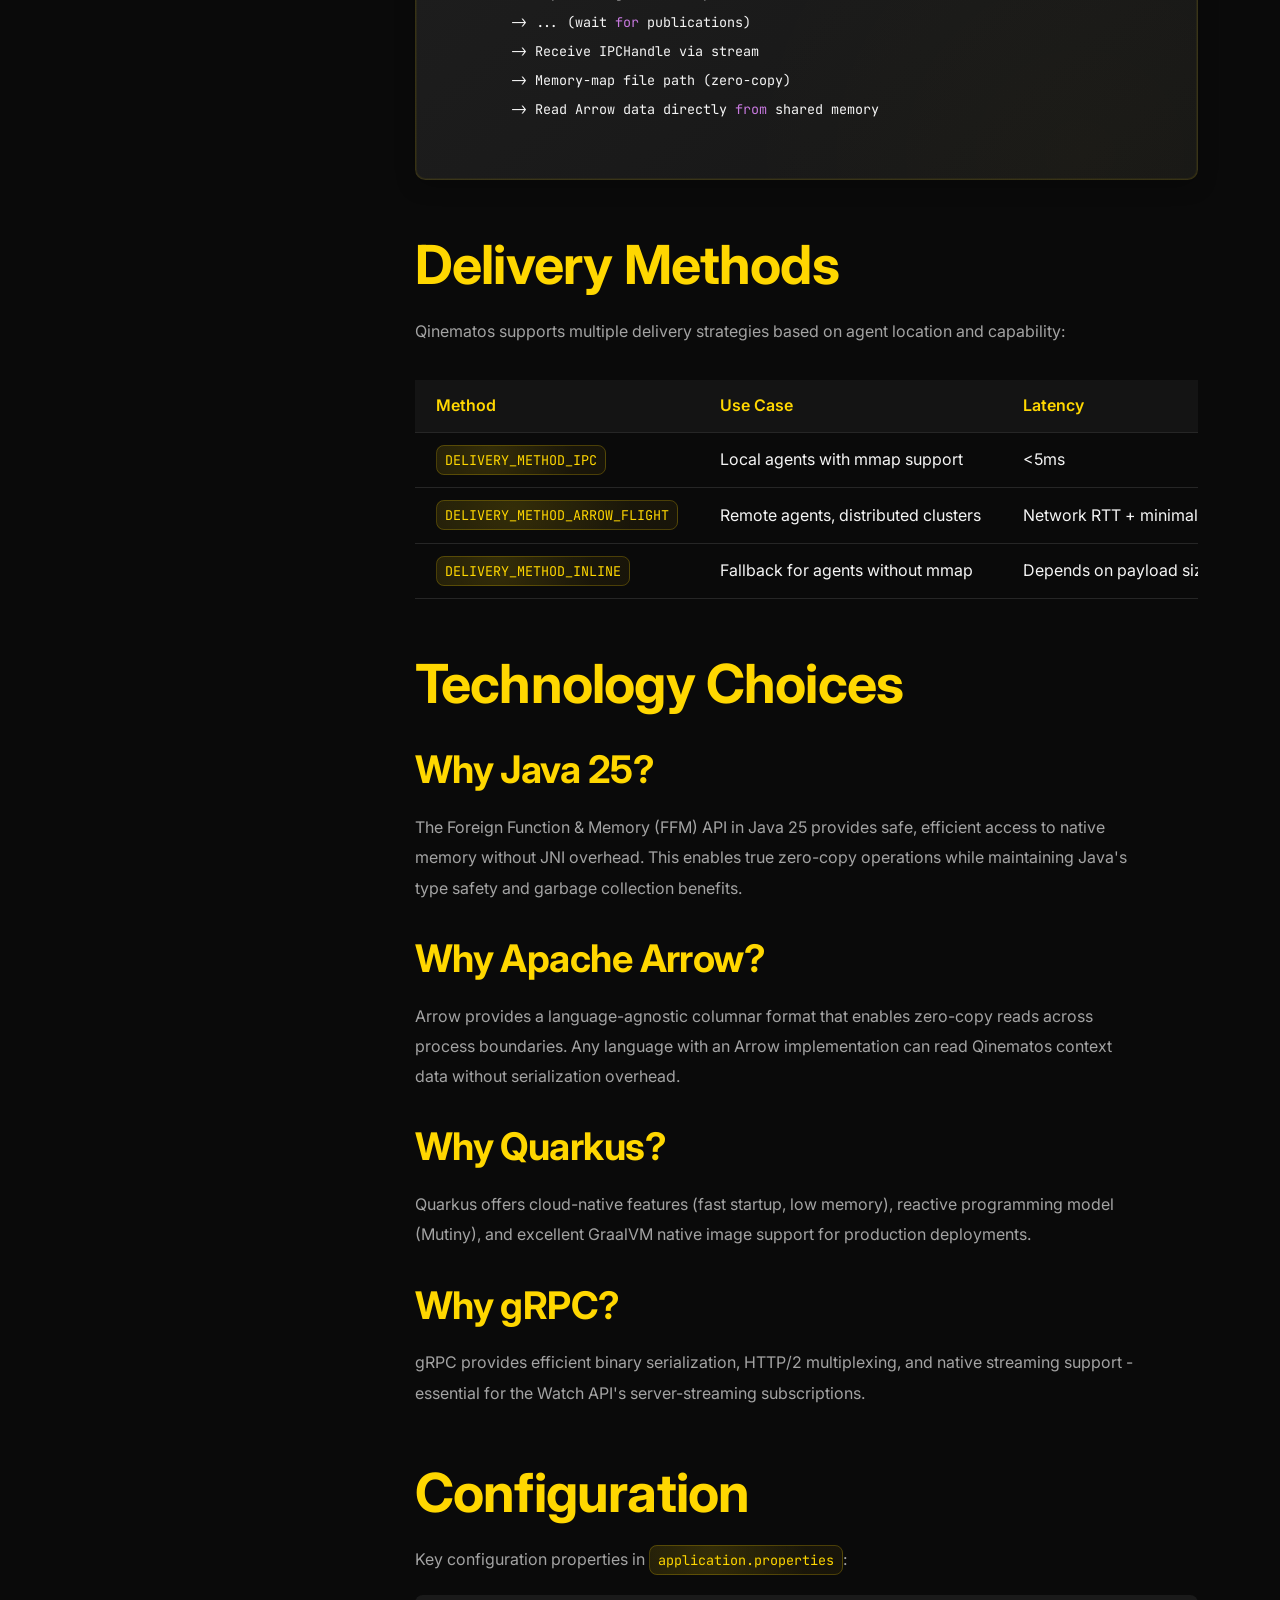
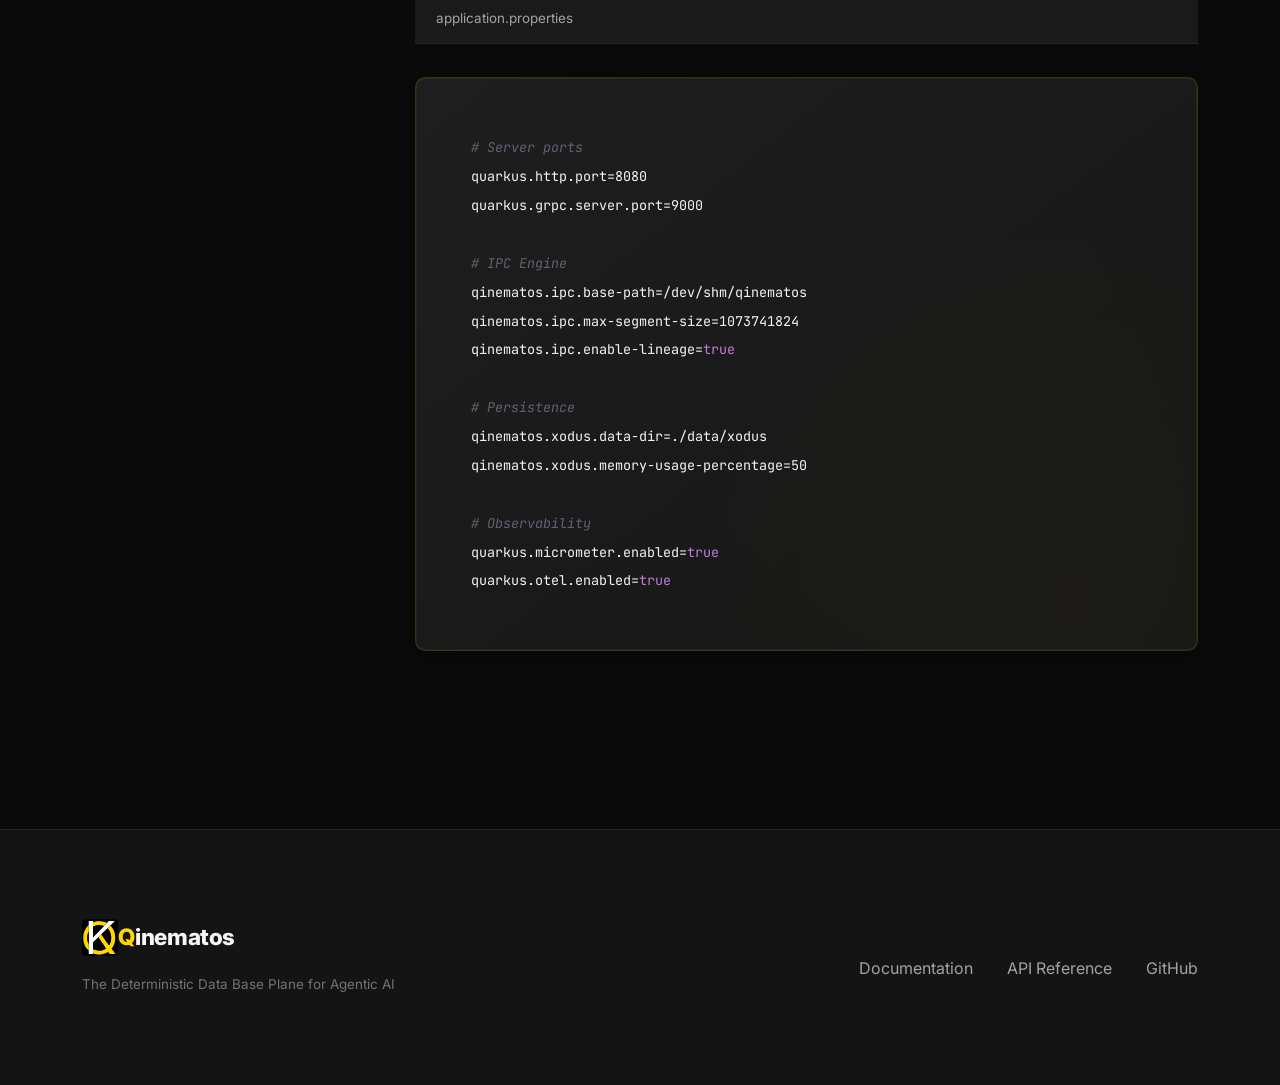
<file: docs/architecture.html>
<!DOCTYPE html>
<html lang="en">
<head>
  <meta charset="UTF-8">
  <meta name="viewport" content="width=device-width, initial-scale=1.0">
  <meta name="description" content="Qinematos Architecture - Three-layer architecture for the Deterministic Data Base Plane.">
  <title>Architecture - Qinematos Documentation</title>
  <link rel="icon" type="image/svg+xml" href="../images/favicon.svg">
  <link rel="preconnect" href="https://fonts.googleapis.com">
  <link rel="preconnect" href="https://fonts.gstatic.com" crossorigin>
  <link href="https://fonts.googleapis.com/css2?family=Inter:wght@400;500;600;700;800&family=JetBrains+Mono:wght@400;500&display=swap" rel="stylesheet">
  <link rel="stylesheet" href="../css/style.css">
</head>
<body>
  <!-- Header -->
  <header>
    <nav>
      <a href="../" class="logo"><img src="../images/favicon.svg" alt="" class="logo-icon">Q<span>inematos</span></a>
      <button class="nav-toggle" aria-label="Toggle navigation">
        <span></span>
        <span></span>
        <span></span>
      </button>
      <ul class="nav-links">
        <li><a href="../#features">Features</a></li>
        <li><a href="../#architecture">Architecture</a></li>
        <li><a href="../#performance">Performance</a></li>
        <li><a href="./" class="active">Documentation</a></li>
        <li><a href="https://github.com/qinematos" target="_blank" rel="noopener noreferrer">GitHub</a></li>
      </ul>
    </nav>
  </header>

  <!-- Documentation Content -->
  <main class="container">
    <div class="docs-layout">
      <aside class="docs-sidebar">
        <ul class="docs-nav">
          <li><a href="./">Overview</a></li>
          <li><a href="quick-start.html">Quick Start</a></li>
          <li><a href="architecture.html" class="active">Architecture</a></li>
          <li><a href="api-reference.html">API Reference</a></li>
        </ul>
      </aside>

      <article class="docs-content">
        <h1>System Architecture</h1>

        <p>Qinematos implements a clean three-layer architecture that separates concerns between agents, core services, and the underlying data plane.</p>

        <h2>Architecture Overview</h2>

        <div class="architecture-diagram">
          <div class="arch-layer">
            <h4>Layer 1: Agent Layer</h4>
            <p class="text-muted">Python agents (PyArrow mmap) | Java agents (FFM) | Rust agents (Arrow2) | Any MCP-compliant client</p>
          </div>
          <div class="arch-arrow">
            <svg width="24" height="24" viewBox="0 0 24 24" fill="none" stroke="currentColor" stroke-width="2">
              <path d="M12 5v14M19 12l-7 7-7-7"/>
            </svg>
          </div>
          <div class="arch-layer">
            <h4>Layer 2: Core Services</h4>
            <p class="text-muted">Context Orchestrator | Zero-Copy IPC Engine | Arrow Serializer | Lineage Tracker | Xodus Store</p>
          </div>
          <div class="arch-arrow">
            <svg width="24" height="24" viewBox="0 0 24 24" fill="none" stroke="currentColor" stroke-width="2">
              <path d="M12 5v14M19 12l-7 7-7-7"/>
            </svg>
          </div>
          <div class="arch-layer">
            <h4>Layer 3: Data Base Plane</h4>
            <p class="text-muted">REST API :8080 | gRPC Service :9000 | MCP Server /mcp | Shared Memory /dev/shm</p>
          </div>
        </div>

        <h2>Core Components</h2>

        <h3>Context Orchestrator</h3>
        <p>The central coordination service managing agent registration, topic subscriptions, and context routing.</p>
        <ul>
          <li>Agent lifecycle management (registration, heartbeat, deregistration)</li>
          <li>Topic-based publish/subscribe with wildcard pattern matching</li>
          <li>Subscription updates via gRPC streaming</li>
          <li>Context version management with replay capability</li>
        </ul>

        <h3>Zero-Copy IPC Engine</h3>
        <p>The performance core of Qinematos, using Java 25 Foreign Function & Memory API.</p>
        <ul>
          <li>Memory-mapped files in shared memory (<code>/dev/shm</code> on Linux, temp directory on Windows)</li>
          <li>Arena-based memory management for deterministic cleanup</li>
          <li>Atomic writes with proper memory barriers</li>
          <li>File path handles instead of inline data transfer</li>
        </ul>

        <div class="code-header">
          <span>IPC Flow</span>
        </div>
        <pre><code>1. Publisher serializes data to Arrow format
2. IPC Engine writes Arrow bytes to memory-mapped file
3. Engine returns IPCHandle with file path and metadata
4. Subscribers receive handle via gRPC stream
5. Subscribers mmap the file directly (zero-copy read)</code></pre>

        <h3>Arrow Context Serializer</h3>
        <p>Handles conversion between domain objects and Apache Arrow format.</p>
        <ul>
          <li>Pre-defined schemas: <code>agent.context</code>, <code>lineage.trace</code>, <code>finance.market_data</code>, <code>generic.keyvalue</code></li>
          <li>Schema versioning per topic</li>
          <li>Cross-language compatibility (Java, Python, Rust, Go)</li>
          <li>Efficient columnar storage for analytical queries</li>
        </ul>

        <h3>Topic Manager</h3>
        <p>Manages the topic hierarchy and subscription state.</p>
        <ul>
          <li>Hierarchical topic naming: <code>finance.trades.realtime</code></li>
          <li>Wildcard subscriptions: <code>finance.*</code>, <code>finance.**</code></li>
          <li>Schema binding per topic</li>
          <li>Retention policies and access control</li>
        </ul>

        <h3>Lineage Tracker</h3>
        <p>Provides complete data provenance for audit and compliance.</p>
        <ul>
          <li>Content-addressable trace IDs (SHA-256 hash of payload)</li>
          <li>Transformation chain tracking</li>
          <li>eBPF kernel-level audit capability</li>
          <li>OpenTelemetry integration for distributed tracing</li>
        </ul>

        <h3>Xodus Persistence Store</h3>
        <p>ACID storage for topic metadata, schemas, and configuration.</p>
        <ul>
          <li>JetBrains Xodus embedded key-value store</li>
          <li>Pure Java implementation - no external dependencies</li>
          <li>Transactional guarantees for metadata operations</li>
          <li>Configurable memory usage (default 50%)</li>
        </ul>

        <h2>Data Flow</h2>

        <h3>Publishing Context</h3>
        <div class="code-header">
          <span>Publish Flow</span>
        </div>
        <pre><code>Agent -> REST/gRPC API
     -> Context Orchestrator
     -> Arrow Serializer (convert to Arrow format)
     -> Lineage Tracker (generate trace ID)
     -> IPC Engine (write to shared memory)
     -> Topic Manager (notify subscribers)
     -> gRPC Stream (send IPCHandle to subscribers)</code></pre>

        <h3>Subscribing to Context</h3>
        <div class="code-header">
          <span>Subscribe Flow</span>
        </div>
        <pre><code>Agent -> gRPC Watch API
     -> Context Orchestrator (register subscription)
     -> Topic Manager (match patterns)
     -> ... (wait for publications)
     -> Receive IPCHandle via stream
     -> Memory-map file path (zero-copy)
     -> Read Arrow data directly from shared memory</code></pre>

        <h2>Delivery Methods</h2>

        <p>Qinematos supports multiple delivery strategies based on agent location and capability:</p>

        <div class="api-table-wrapper">
        <table class="api-table">
          <thead>
            <tr>
              <th>Method</th>
              <th>Use Case</th>
              <th>Latency</th>
            </tr>
          </thead>
          <tbody>
            <tr>
              <td><code>DELIVERY_METHOD_IPC</code></td>
              <td>Local agents with mmap support</td>
              <td class="highlight">&lt;5ms</td>
            </tr>
            <tr>
              <td><code>DELIVERY_METHOD_ARROW_FLIGHT</code></td>
              <td>Remote agents, distributed clusters</td>
              <td>Network RTT + minimal serialization</td>
            </tr>
            <tr>
              <td><code>DELIVERY_METHOD_INLINE</code></td>
              <td>Fallback for agents without mmap</td>
              <td>Depends on payload size</td>
            </tr>
          </tbody>
        </table>
        </div>

        <h2>Technology Choices</h2>

        <h3>Why Java 25?</h3>
        <p>The Foreign Function & Memory (FFM) API in Java 25 provides safe, efficient access to native memory without JNI overhead. This enables true zero-copy operations while maintaining Java's type safety and garbage collection benefits.</p>

        <h3>Why Apache Arrow?</h3>
        <p>Arrow provides a language-agnostic columnar format that enables zero-copy reads across process boundaries. Any language with an Arrow implementation can read Qinematos context data without serialization overhead.</p>

        <h3>Why Quarkus?</h3>
        <p>Quarkus offers cloud-native features (fast startup, low memory), reactive programming model (Mutiny), and excellent GraalVM native image support for production deployments.</p>

        <h3>Why gRPC?</h3>
        <p>gRPC provides efficient binary serialization, HTTP/2 multiplexing, and native streaming support - essential for the Watch API's server-streaming subscriptions.</p>

        <h2>Configuration</h2>

        <p>Key configuration properties in <code>application.properties</code>:</p>

        <div class="code-header">
          <span>application.properties</span>
        </div>
        <pre><code># Server ports
quarkus.http.port=8080
quarkus.grpc.server.port=9000

# IPC Engine
qinematos.ipc.base-path=/dev/shm/qinematos
qinematos.ipc.max-segment-size=1073741824
qinematos.ipc.enable-lineage=true

# Persistence
qinematos.xodus.data-dir=./data/xodus
qinematos.xodus.memory-usage-percentage=50

# Observability
quarkus.micrometer.enabled=true
quarkus.otel.enabled=true</code></pre>

      </article>
    </div>
  </main>

  <!-- Footer -->
  <footer>
    <div class="container">
        <div class="footer-content">
          <div>
            <a href="../" class="logo"><img src="../images/favicon.svg" alt="" class="logo-icon">Q<span>inematos</span></a>
            <p class="footer-copy footer-subtext">The Deterministic Data Base Plane for Agentic AI</p>
          </div>
        <ul class="footer-links">
          <li><a href="./">Documentation</a></li>
          <li><a href="api-reference.html">API Reference</a></li>
          <li><a href="https://github.com/qinematos" target="_blank" rel="noopener noreferrer">GitHub</a></li>
        </ul>
      </div>
    </div>
  </footer>

  <script src="../js/main.js"></script>
</body>
</html>
</file>
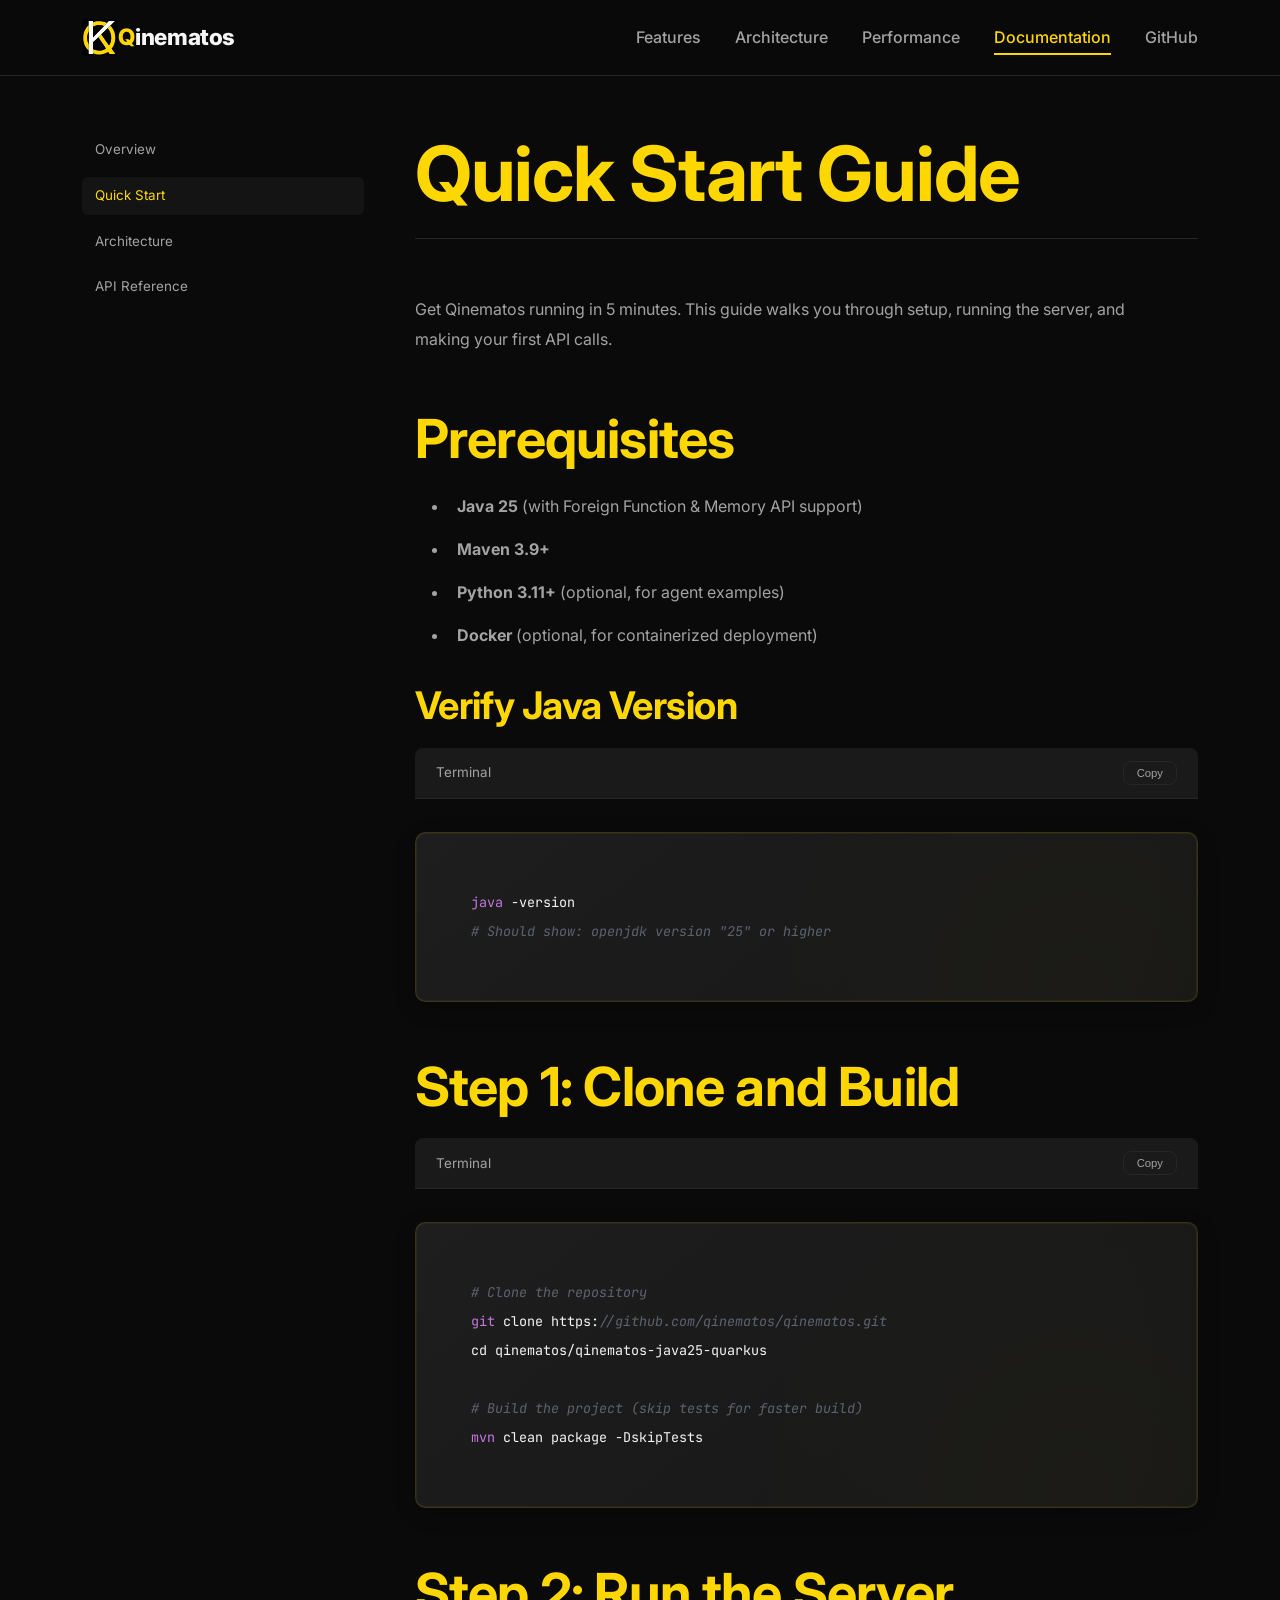
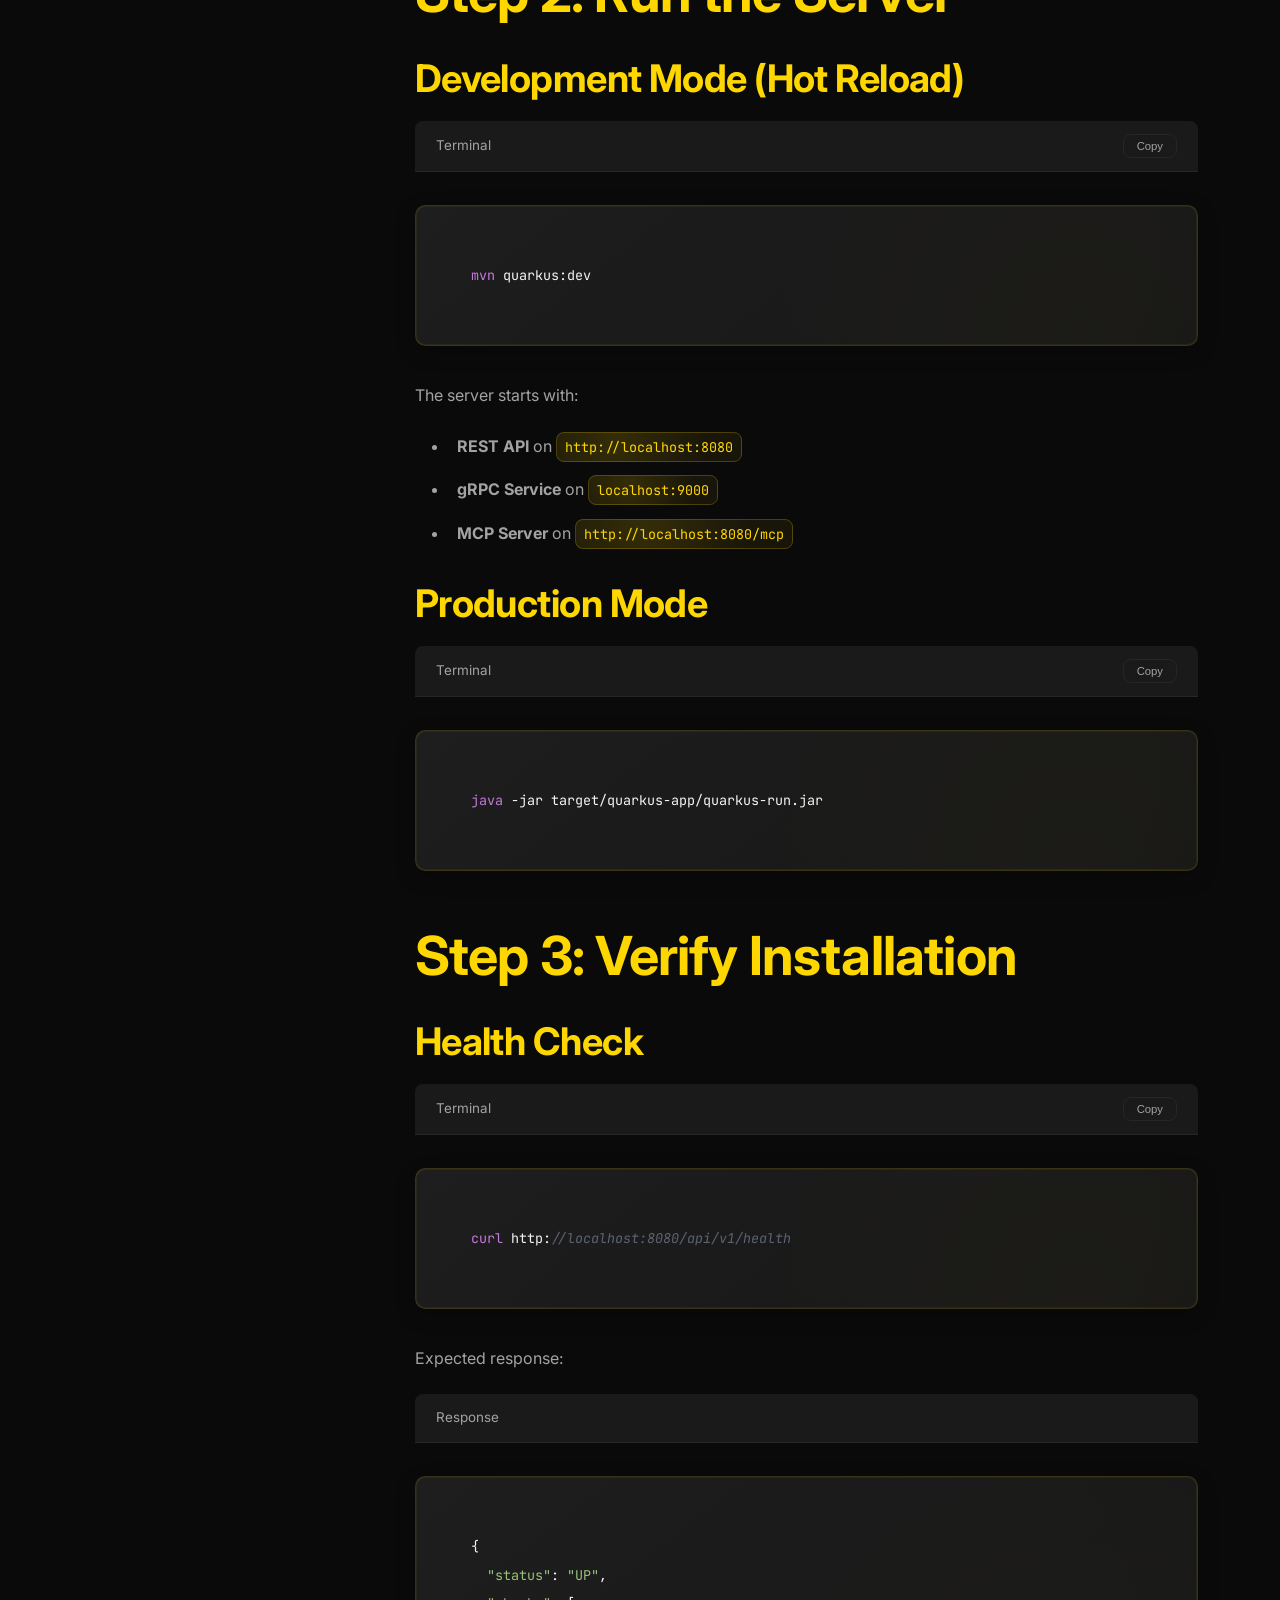
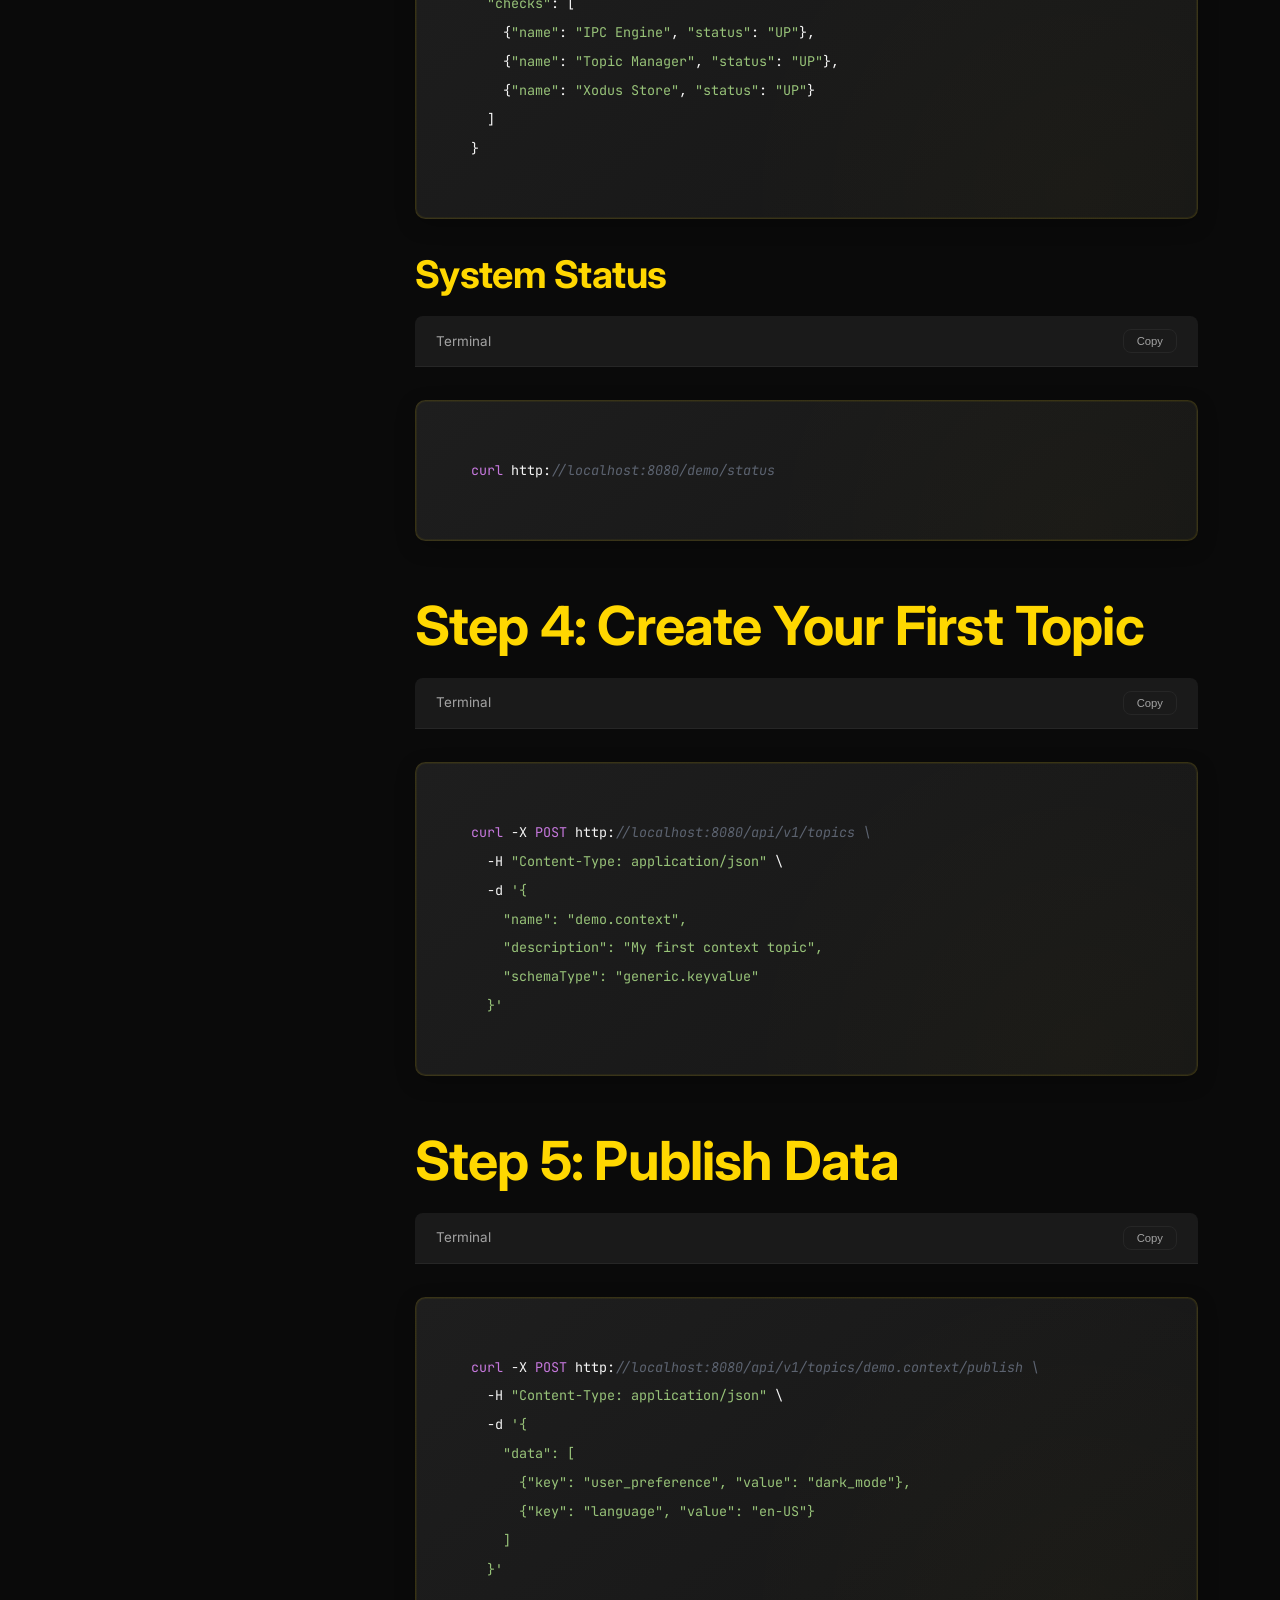
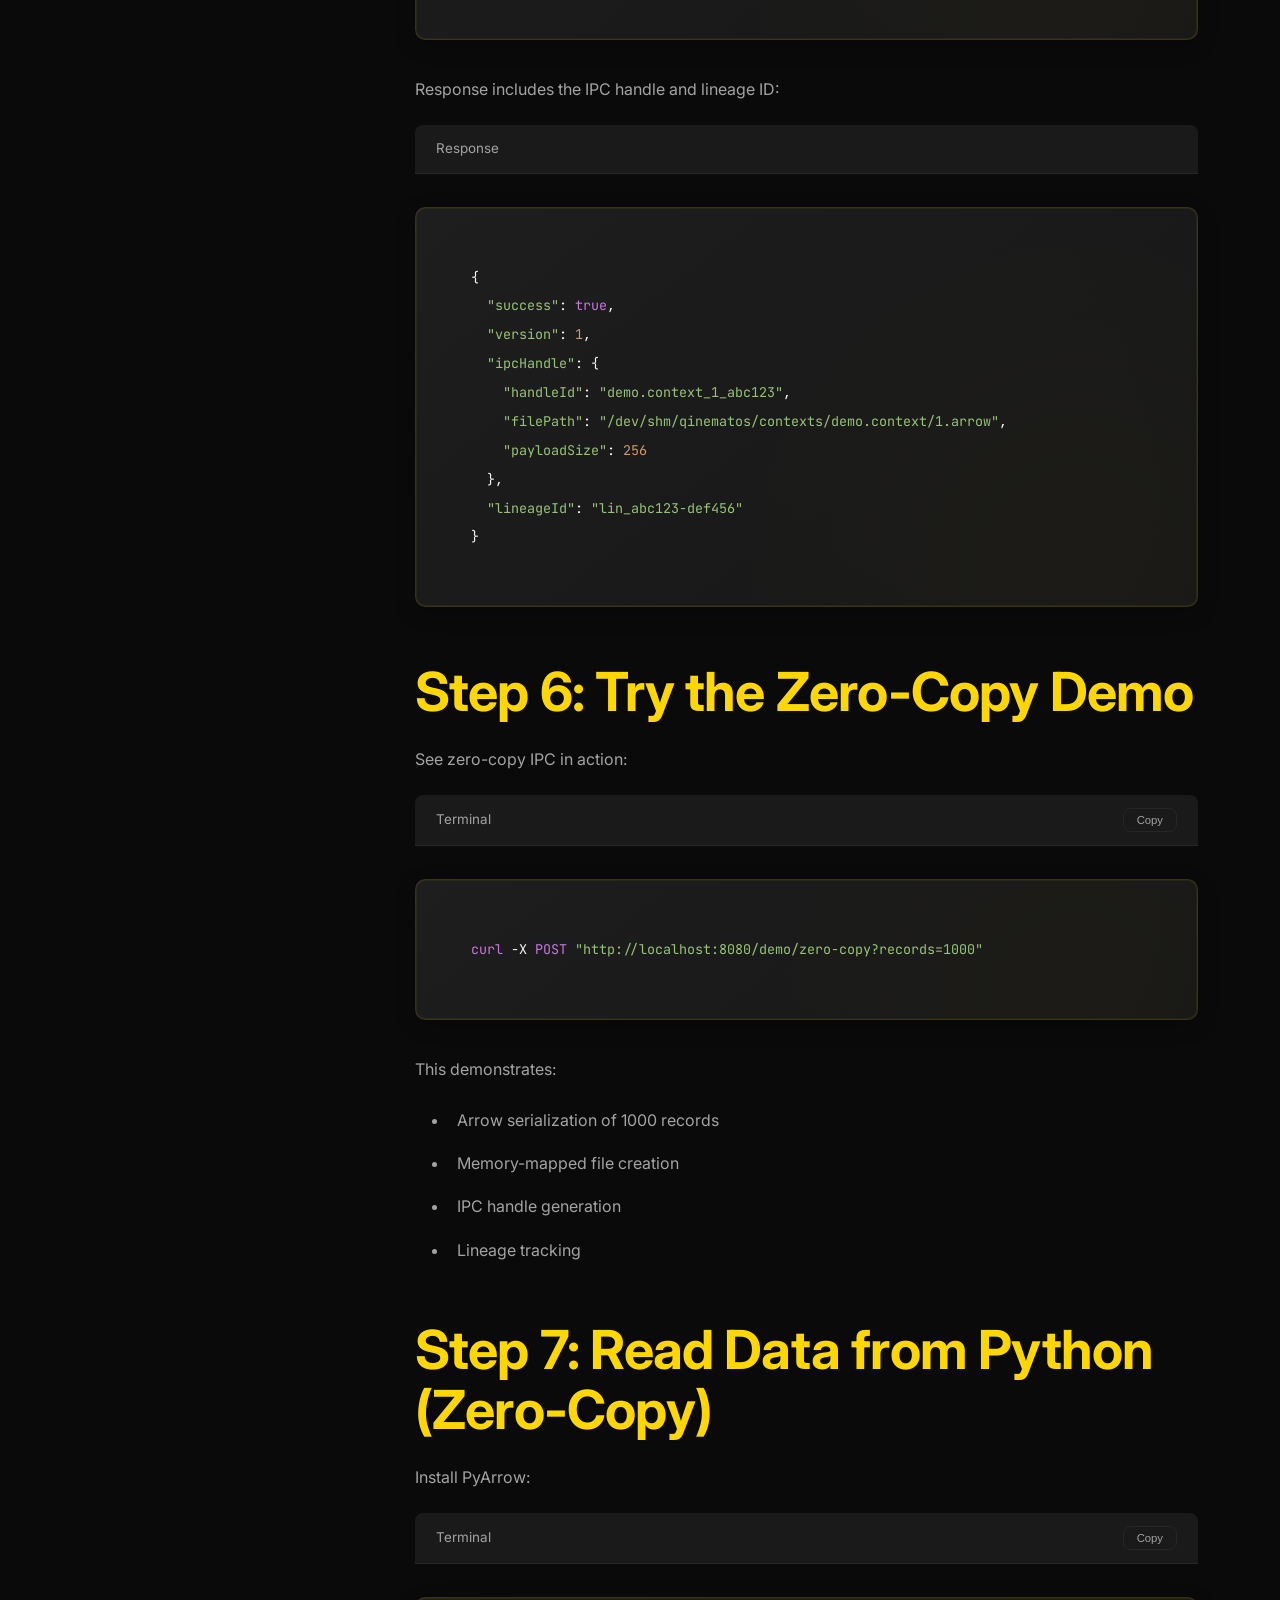
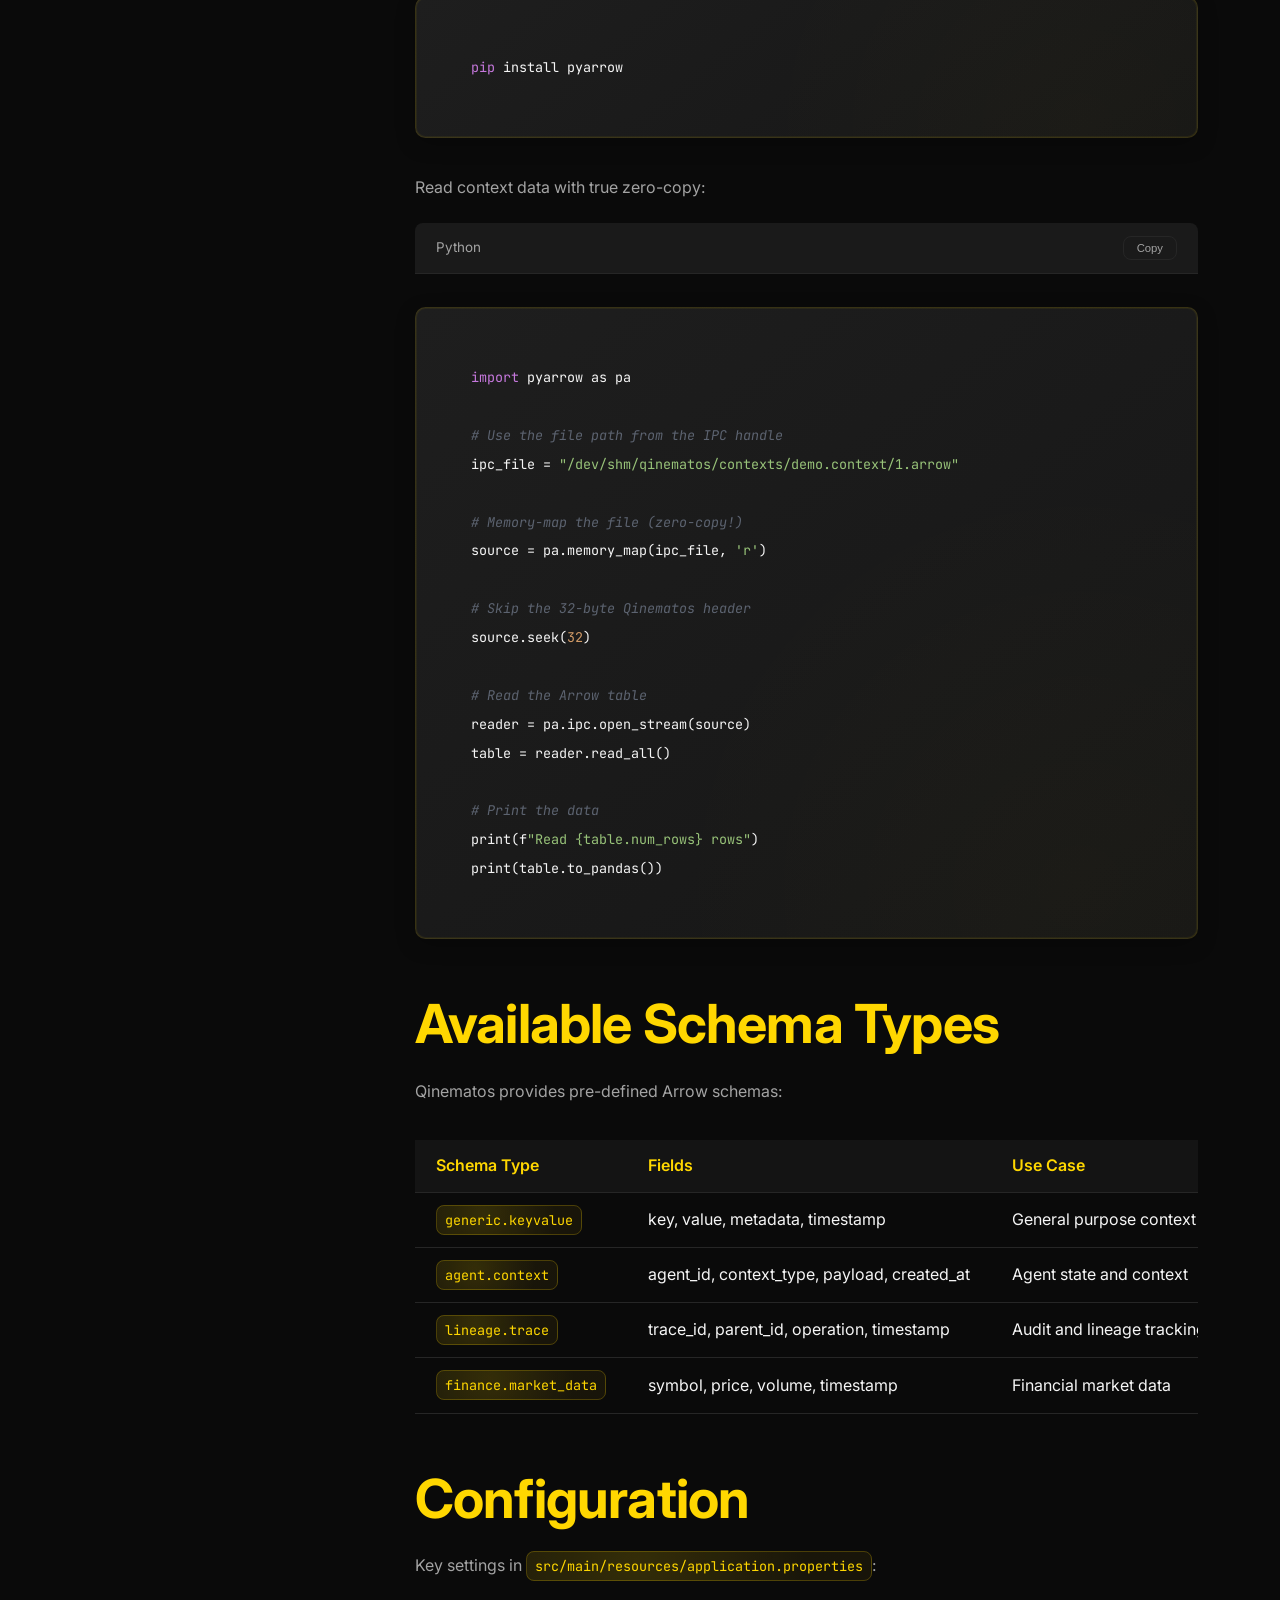
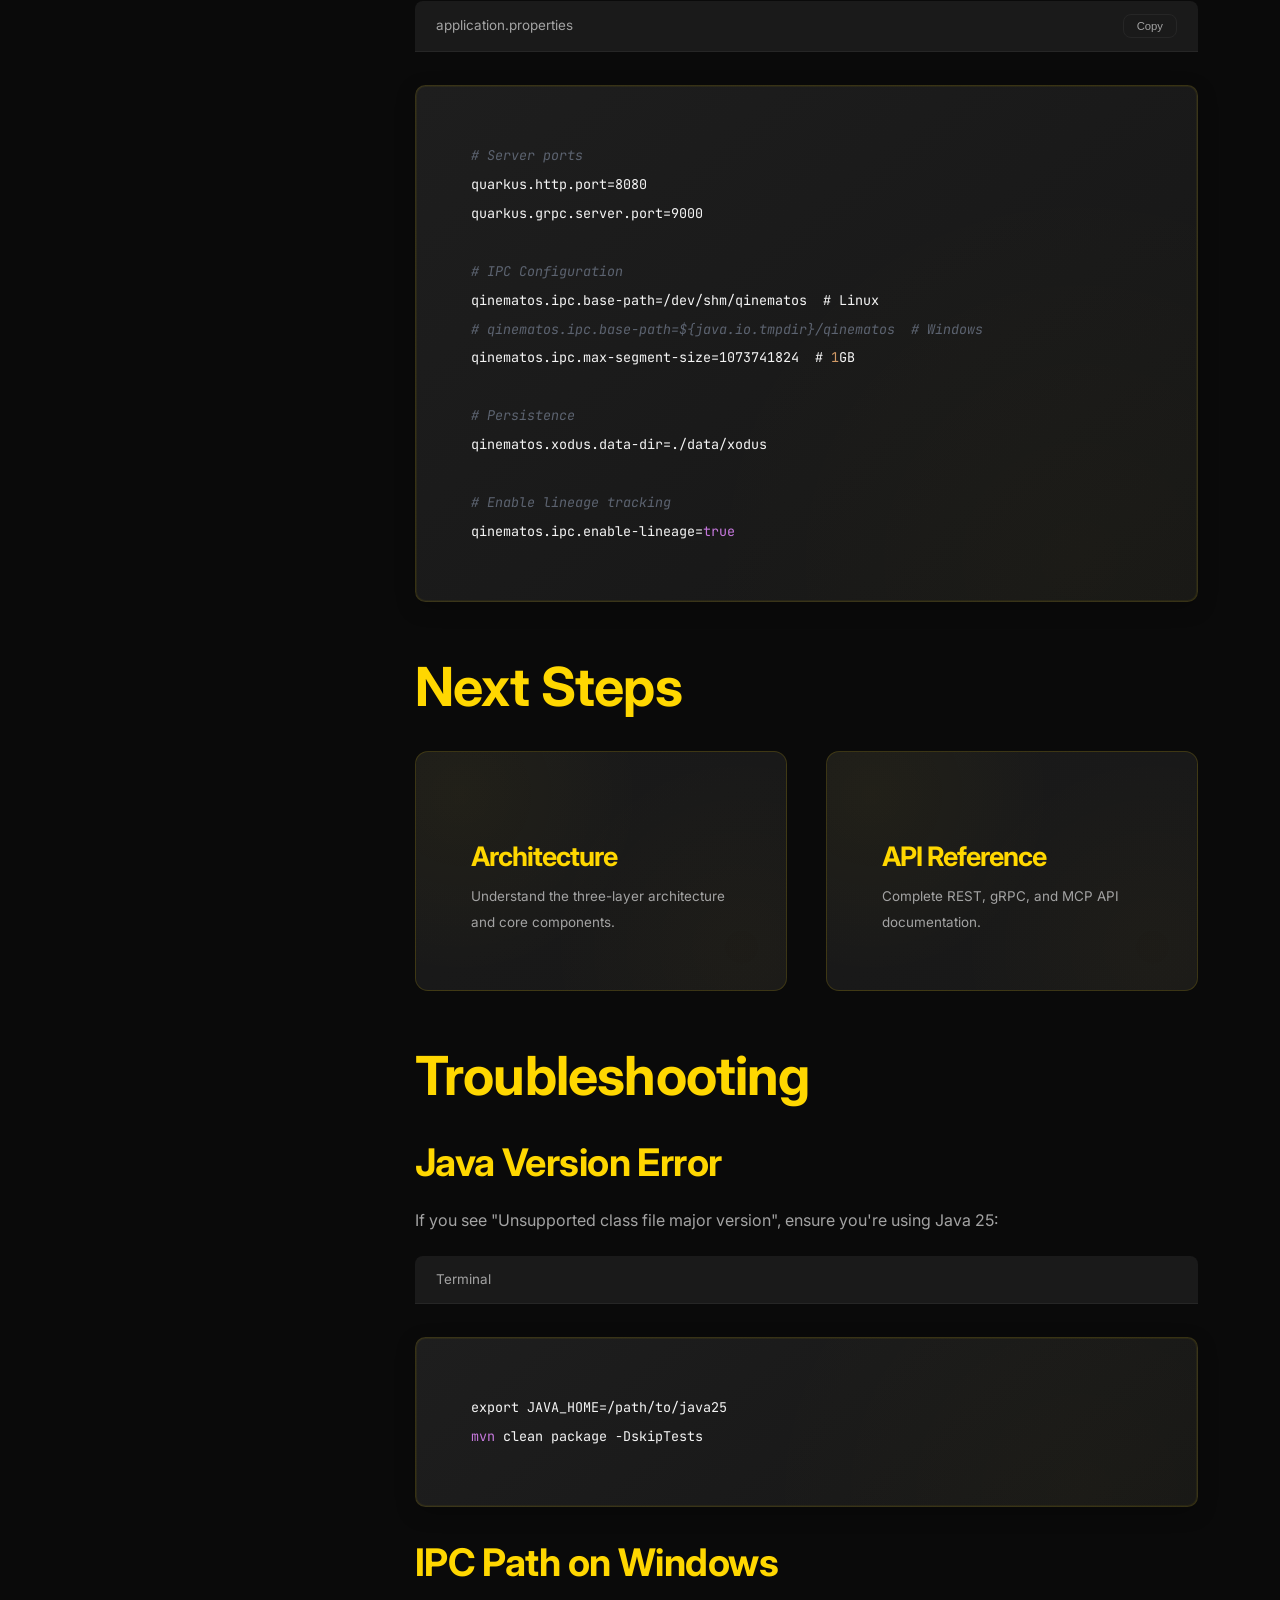
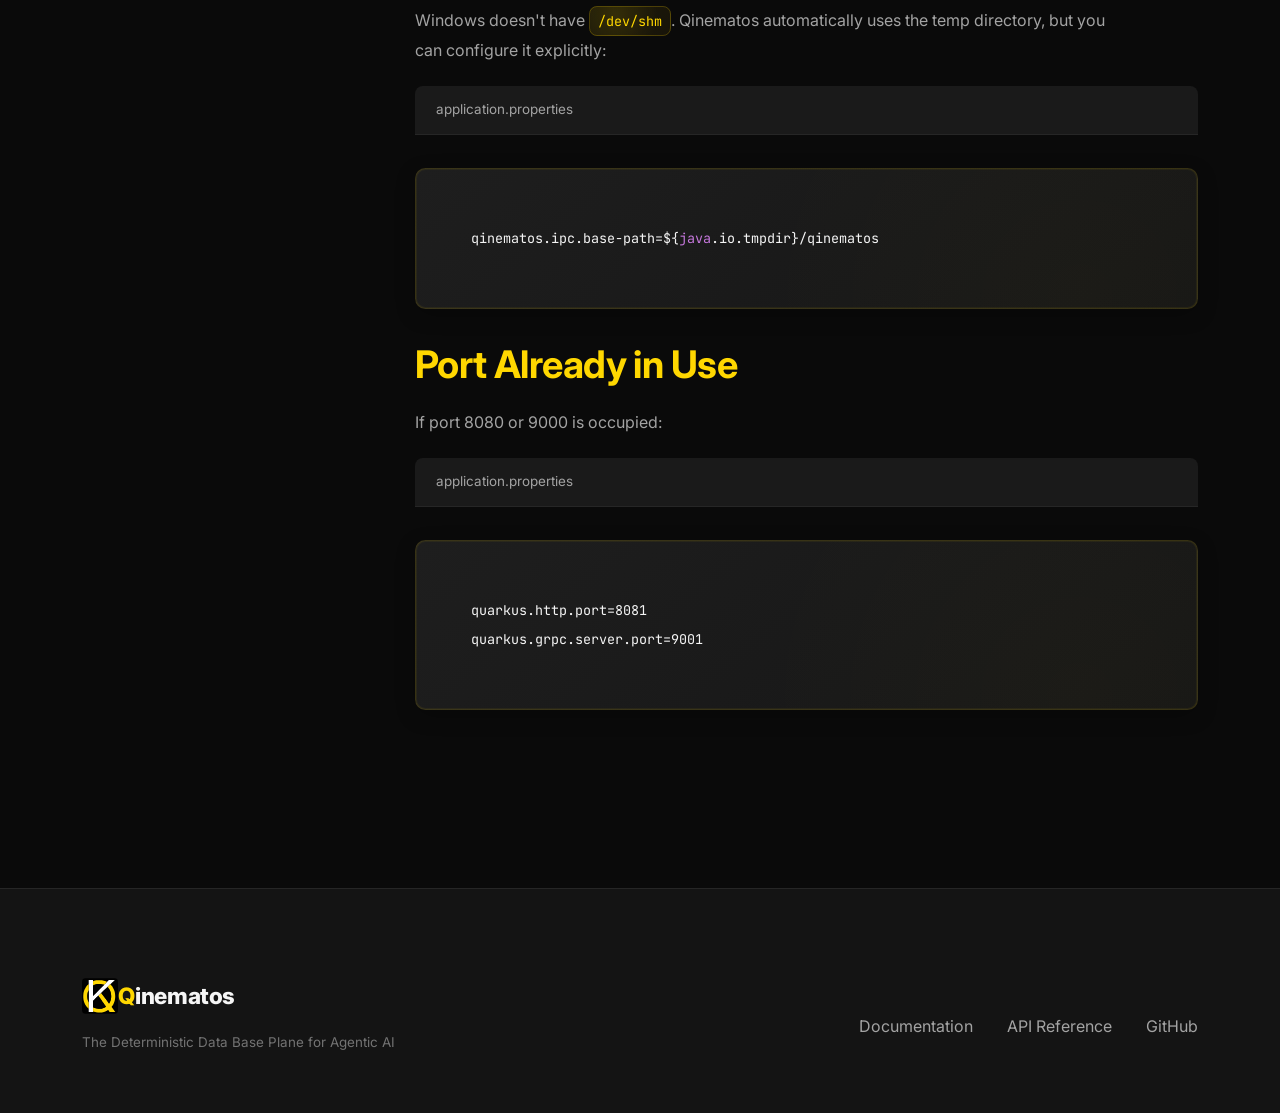
<file: docs/quick-start.html>
<!DOCTYPE html>
<html lang="en">
<head>
  <meta charset="UTF-8">
  <meta name="viewport" content="width=device-width, initial-scale=1.0">
  <meta name="description" content="Qinematos Quick Start Guide - Get running in 5 minutes.">
  <title>Quick Start - Qinematos Documentation</title>
  <link rel="icon" type="image/svg+xml" href="../images/favicon.svg">
  <link rel="preconnect" href="https://fonts.googleapis.com">
  <link rel="preconnect" href="https://fonts.gstatic.com" crossorigin>
  <link href="https://fonts.googleapis.com/css2?family=Inter:wght@400;500;600;700;800&family=JetBrains+Mono:wght@400;500&display=swap" rel="stylesheet">
  <link rel="stylesheet" href="../css/style.css">
</head>
<body>
  <!-- Header -->
  <header>
    <nav>
      <a href="../" class="logo"><img src="../images/favicon.svg" alt="" class="logo-icon">Q<span>inematos</span></a>
      <button class="nav-toggle" aria-label="Toggle navigation">
        <span></span>
        <span></span>
        <span></span>
      </button>
      <ul class="nav-links">
        <li><a href="../#features">Features</a></li>
        <li><a href="../#architecture">Architecture</a></li>
        <li><a href="../#performance">Performance</a></li>
        <li><a href="./" class="active">Documentation</a></li>
        <li><a href="https://github.com/qinematos" target="_blank" rel="noopener noreferrer">GitHub</a></li>
      </ul>
    </nav>
  </header>

  <!-- Documentation Content -->
  <main class="container">
    <div class="docs-layout">
      <aside class="docs-sidebar">
        <ul class="docs-nav">
          <li><a href="./">Overview</a></li>
          <li><a href="quick-start.html" class="active">Quick Start</a></li>
          <li><a href="architecture.html">Architecture</a></li>
          <li><a href="api-reference.html">API Reference</a></li>
        </ul>
      </aside>

      <article class="docs-content">
        <h1>Quick Start Guide</h1>

        <p>Get Qinematos running in 5 minutes. This guide walks you through setup, running the server, and making your first API calls.</p>

        <h2>Prerequisites</h2>

        <ul>
          <li><strong>Java 25</strong> (with Foreign Function & Memory API support)</li>
          <li><strong>Maven 3.9+</strong></li>
          <li><strong>Python 3.11+</strong> (optional, for agent examples)</li>
          <li><strong>Docker</strong> (optional, for containerized deployment)</li>
        </ul>

        <h3>Verify Java Version</h3>

        <div class="code-header">
          <span>Terminal</span>
          <button class="copy-btn" onclick="copyCode(this)">Copy</button>
        </div>
        <pre><code>java -version
# Should show: openjdk version "25" or higher</code></pre>

        <h2>Step 1: Clone and Build</h2>

        <div class="code-header">
          <span>Terminal</span>
          <button class="copy-btn" onclick="copyCode(this)">Copy</button>
        </div>
        <pre><code># Clone the repository
git clone https://github.com/qinematos/qinematos.git
cd qinematos/qinematos-java25-quarkus

# Build the project (skip tests for faster build)
mvn clean package -DskipTests</code></pre>

        <h2>Step 2: Run the Server</h2>

        <h3>Development Mode (Hot Reload)</h3>

        <div class="code-header">
          <span>Terminal</span>
          <button class="copy-btn" onclick="copyCode(this)">Copy</button>
        </div>
        <pre><code>mvn quarkus:dev</code></pre>

        <p>The server starts with:</p>
        <ul>
          <li><strong>REST API</strong> on <code>http://localhost:8080</code></li>
          <li><strong>gRPC Service</strong> on <code>localhost:9000</code></li>
          <li><strong>MCP Server</strong> on <code>http://localhost:8080/mcp</code></li>
        </ul>

        <h3>Production Mode</h3>

        <div class="code-header">
          <span>Terminal</span>
          <button class="copy-btn" onclick="copyCode(this)">Copy</button>
        </div>
        <pre><code>java -jar target/quarkus-app/quarkus-run.jar</code></pre>

        <h2>Step 3: Verify Installation</h2>

        <h3>Health Check</h3>

        <div class="code-header">
          <span>Terminal</span>
          <button class="copy-btn" onclick="copyCode(this)">Copy</button>
        </div>
        <pre><code>curl http://localhost:8080/api/v1/health</code></pre>

        <p>Expected response:</p>

        <div class="code-header">
          <span>Response</span>
        </div>
        <pre><code>{
  "status": "UP",
  "checks": [
    {"name": "IPC Engine", "status": "UP"},
    {"name": "Topic Manager", "status": "UP"},
    {"name": "Xodus Store", "status": "UP"}
  ]
}</code></pre>

        <h3>System Status</h3>

        <div class="code-header">
          <span>Terminal</span>
          <button class="copy-btn" onclick="copyCode(this)">Copy</button>
        </div>
        <pre><code>curl http://localhost:8080/demo/status</code></pre>

        <h2>Step 4: Create Your First Topic</h2>

        <div class="code-header">
          <span>Terminal</span>
          <button class="copy-btn" onclick="copyCode(this)">Copy</button>
        </div>
        <pre><code>curl -X POST http://localhost:8080/api/v1/topics \
  -H "Content-Type: application/json" \
  -d '{
    "name": "demo.context",
    "description": "My first context topic",
    "schemaType": "generic.keyvalue"
  }'</code></pre>

        <h2>Step 5: Publish Data</h2>

        <div class="code-header">
          <span>Terminal</span>
          <button class="copy-btn" onclick="copyCode(this)">Copy</button>
        </div>
        <pre><code>curl -X POST http://localhost:8080/api/v1/topics/demo.context/publish \
  -H "Content-Type: application/json" \
  -d '{
    "data": [
      {"key": "user_preference", "value": "dark_mode"},
      {"key": "language", "value": "en-US"}
    ]
  }'</code></pre>

        <p>Response includes the IPC handle and lineage ID:</p>

        <div class="code-header">
          <span>Response</span>
        </div>
        <pre><code>{
  "success": true,
  "version": 1,
  "ipcHandle": {
    "handleId": "demo.context_1_abc123",
    "filePath": "/dev/shm/qinematos/contexts/demo.context/1.arrow",
    "payloadSize": 256
  },
  "lineageId": "lin_abc123-def456"
}</code></pre>

        <h2>Step 6: Try the Zero-Copy Demo</h2>

        <p>See zero-copy IPC in action:</p>

        <div class="code-header">
          <span>Terminal</span>
          <button class="copy-btn" onclick="copyCode(this)">Copy</button>
        </div>
        <pre><code>curl -X POST "http://localhost:8080/demo/zero-copy?records=1000"</code></pre>

        <p>This demonstrates:</p>
        <ul>
          <li>Arrow serialization of 1000 records</li>
          <li>Memory-mapped file creation</li>
          <li>IPC handle generation</li>
          <li>Lineage tracking</li>
        </ul>

        <h2>Step 7: Read Data from Python (Zero-Copy)</h2>

        <p>Install PyArrow:</p>

        <div class="code-header">
          <span>Terminal</span>
          <button class="copy-btn" onclick="copyCode(this)">Copy</button>
        </div>
        <pre><code>pip install pyarrow</code></pre>

        <p>Read context data with true zero-copy:</p>

        <div class="code-header">
          <span>Python</span>
          <button class="copy-btn" onclick="copyCode(this)">Copy</button>
        </div>
        <pre><code>import pyarrow as pa

# Use the file path from the IPC handle
ipc_file = "/dev/shm/qinematos/contexts/demo.context/1.arrow"

# Memory-map the file (zero-copy!)
source = pa.memory_map(ipc_file, 'r')

# Skip the 32-byte Qinematos header
source.seek(32)

# Read the Arrow table
reader = pa.ipc.open_stream(source)
table = reader.read_all()

# Print the data
print(f"Read {table.num_rows} rows")
print(table.to_pandas())</code></pre>

        <h2>Available Schema Types</h2>

        <p>Qinematos provides pre-defined Arrow schemas:</p>

        <div class="api-table-wrapper">
        <table class="api-table">
          <thead>
            <tr>
              <th>Schema Type</th>
              <th>Fields</th>
              <th>Use Case</th>
            </tr>
          </thead>
          <tbody>
            <tr>
              <td><code>generic.keyvalue</code></td>
              <td>key, value, metadata, timestamp</td>
              <td>General purpose context</td>
            </tr>
            <tr>
              <td><code>agent.context</code></td>
              <td>agent_id, context_type, payload, created_at</td>
              <td>Agent state and context</td>
            </tr>
            <tr>
              <td><code>lineage.trace</code></td>
              <td>trace_id, parent_id, operation, timestamp</td>
              <td>Audit and lineage tracking</td>
            </tr>
            <tr>
              <td><code>finance.market_data</code></td>
              <td>symbol, price, volume, timestamp</td>
              <td>Financial market data</td>
            </tr>
          </tbody>
        </table>
        </div>

        <h2>Configuration</h2>

        <p>Key settings in <code>src/main/resources/application.properties</code>:</p>

        <div class="code-header">
          <span>application.properties</span>
          <button class="copy-btn" onclick="copyCode(this)">Copy</button>
        </div>
        <pre><code># Server ports
quarkus.http.port=8080
quarkus.grpc.server.port=9000

# IPC Configuration
qinematos.ipc.base-path=/dev/shm/qinematos  # Linux
# qinematos.ipc.base-path=${java.io.tmpdir}/qinematos  # Windows
qinematos.ipc.max-segment-size=1073741824  # 1GB

# Persistence
qinematos.xodus.data-dir=./data/xodus

# Enable lineage tracking
qinematos.ipc.enable-lineage=true</code></pre>

        <h2>Next Steps</h2>

        <div class="features-grid docs-feature-links">
          <a href="architecture.html" class="feature-card">
            <h3>Architecture</h3>
            <p>Understand the three-layer architecture and core components.</p>
          </a>

          <a href="api-reference.html" class="feature-card">
            <h3>API Reference</h3>
            <p>Complete REST, gRPC, and MCP API documentation.</p>
          </a>
        </div>

        <h2>Troubleshooting</h2>

        <h3>Java Version Error</h3>
        <p>If you see "Unsupported class file major version", ensure you're using Java 25:</p>
        <div class="code-header">
          <span>Terminal</span>
        </div>
        <pre><code>export JAVA_HOME=/path/to/java25
mvn clean package -DskipTests</code></pre>

        <h3>IPC Path on Windows</h3>
        <p>Windows doesn't have <code>/dev/shm</code>. Qinematos automatically uses the temp directory, but you can configure it explicitly:</p>
        <div class="code-header">
          <span>application.properties</span>
        </div>
        <pre><code>qinematos.ipc.base-path=${java.io.tmpdir}/qinematos</code></pre>

        <h3>Port Already in Use</h3>
        <p>If port 8080 or 9000 is occupied:</p>
        <div class="code-header">
          <span>application.properties</span>
        </div>
        <pre><code>quarkus.http.port=8081
quarkus.grpc.server.port=9001</code></pre>

      </article>
    </div>
  </main>

  <!-- Footer -->
  <footer>
    <div class="container">
        <div class="footer-content">
          <div>
            <a href="../" class="logo"><img src="../images/favicon.svg" alt="" class="logo-icon">Q<span>inematos</span></a>
            <p class="footer-copy footer-subtext">The Deterministic Data Base Plane for Agentic AI</p>
          </div>
        <ul class="footer-links">
          <li><a href="./">Documentation</a></li>
          <li><a href="api-reference.html">API Reference</a></li>
          <li><a href="https://github.com/qinematos" target="_blank" rel="noopener noreferrer">GitHub</a></li>
        </ul>
      </div>
    </div>
  </footer>

  <script src="../js/main.js"></script>
</body>
</html>
</file>
<file: css/style.css>
/* CSS Variables */
:root {
  --bg-primary: #0a0a0a;
  --bg-surface: #141414;
  --bg-elevated: #1a1a1a;
  --accent-primary: #FFD700;
  --accent-secondary: #FFC107;
  --accent-dim: #b8960b;
  --text-primary: #f5f5f5;
  --text-secondary: #a3a3a3;
  --text-muted: #737373;
  --border-color: #262626;
  --border-light: #333333;
  --code-bg: #1e1e1e;
  --success: #22c55e;
  --error: #ef4444;
  --font-sans: 'Inter', system-ui, -apple-system, BlinkMacSystemFont, 'Segoe UI', sans-serif;
  --font-mono: 'JetBrains Mono', 'Fira Code', 'Consolas', monospace;
  --header-height: calc(var(--space-organ) + var(--space-cell));

  /* Qinematos Fibonacci-inspired spacing scale */
  --space-quantum: 5px;
  --space-atom: 8px;
  --space-molecule: 13px;
  --space-cell: 21px;
  --space-tissue: 34px;
  --space-organ: 55px;
  --space-system: 89px;
  --space-organism: 144px;
  --layout-gutter-tight: var(--space-molecule);
  --layout-gutter: var(--space-cell);
  --layout-gutter-wide: var(--space-tissue);
  --content-width-narrow: 46rem;
  --content-width-medium: 74rem;
  --content-width-prose: 72ch;
  --sidebar-width-min: 16rem;
  --sidebar-width-fluid: 22vw;
  --sidebar-width-max: 20rem;
  --grid-card-min: 16rem;
  --grid-card-max: 22rem;
  
  /* Custom type scale: 1.414 (sqrt of 2) for visual harmony */
  --type-micro: 0.707rem;
  --type-small: 0.841rem;
  --type-body: 1rem;
  --type-emphasis: 1.189rem;
  --type-subtitle: 1.414rem;
  --type-heading: 1.681rem;
  --type-subheader: 2.378rem;
  --type-header: 3.363rem;
  --type-display: 4.756rem;
  
  /* Inter-specific line rhythm */
  --rhythm-compressed: 1.125;
  --rhythm-standard: 1.618;
  --rhythm-extended: 1.888;
  --rhythm-spacious: 2.1;
  
  /* Letter spacing tuned for Inter at different weights */
  --tracking-ultra-tight: -0.035em;
  --tracking-condensed: -0.015em;
  --tracking-neutral: 0em;
  --tracking-open: 0.018em;
  --tracking-ultra-open: 0.042em;
}

/* Reset */
*, *::before, *::after {
  box-sizing: border-box;
  margin: 0;
  padding: 0;
}

html {
  scroll-behavior: smooth;
  font-size: var(--type-body);
}

body {
  font-family: var(--font-sans);
  background-color: var(--bg-primary);
  color: var(--text-primary);
  line-height: var(--rhythm-standard);
  min-height: 100vh;
  letter-spacing: var(--tracking-neutral);
}

/* Prevent media from causing horizontal overflow */
img,
video,
svg,
canvas,
iframe {
  max-width: 100%;
}

img,
video,
svg {
  height: auto;
}

/* Typography */
h1, h2, h3, h4, h5, h6 {
  color: var(--accent-primary);
  font-weight: 700;
  line-height: var(--rhythm-compressed);
  letter-spacing: var(--tracking-condensed);
  margin-bottom: var(--space-cell);
}

h1 { font-size: var(--type-display); }
h2 { font-size: var(--type-header); margin-top: var(--space-organ); }
h3 { font-size: var(--type-subheader); margin-top: var(--space-tissue); }
h4 { font-size: var(--type-heading); margin-top: var(--space-tissue); }

/* Add spacing after headings before paragraphs */
h2 + p,
h3 + p,
h4 + p {
  margin-top: var(--space-molecule);
}

p {
  margin-bottom: var(--space-cell);
  color: var(--text-secondary);
  line-height: var(--rhythm-extended);
  max-width: var(--content-width-prose);
}

/* List styling for better spacing and alignment */
/* List styling for better spacing and alignment */
:is(ul, ol):not(.nav-links, .footer-links, .docs-nav) {
  margin: var(--space-cell) 0;
  padding-left: var(--space-tissue);
  color: var(--text-secondary);
  line-height: var(--rhythm-extended);
}

:is(ul, ol):not(.nav-links, .footer-links, .docs-nav) li {
  margin-bottom: var(--space-molecule);
  padding-left: var(--space-atom);
}

:is(ul, ol):not(.nav-links, .footer-links, .docs-nav) li:last-child {
  margin-bottom: 0;
}

a {
  color: var(--accent-primary);
  text-decoration: none;
  transition: color 0.2s ease;
}

a:hover {
  color: var(--accent-secondary);
}

/* Layout */
.container {
  max-width: var(--content-width-medium);
  margin: 0 auto;
  padding: 0 var(--layout-gutter-wide);
}

@media (max-width: 1200px) {
  .container {
    padding: 0 var(--layout-gutter);
  }
}

@media (max-width: 768px) {
  .container {
    padding: 0 var(--layout-gutter-tight);
  }
}

section {
  padding: var(--space-organism) 0;
}

/* Header / Navigation */
header {
  position: fixed;
  top: 0;
  left: 0;
  right: 0;
  height: var(--header-height);
  background: rgba(10, 10, 10, 0.95);
  backdrop-filter: blur(10px);
  border-bottom: 1px solid var(--border-color);
  z-index: 1000;
}

nav {
  display: flex;
  align-items: center;
  justify-content: space-between;
  height: 100%;
  max-width: var(--content-width-medium);
  margin: 0 auto;
  padding: 0 var(--layout-gutter-wide);
}

@media (max-width: 1200px) {
  nav {
    padding: 0 var(--layout-gutter);
  }
}

@media (max-width: 768px) {
  nav {
    padding: 0 var(--layout-gutter-tight);
  }
}

.logo {
  font-size: var(--type-subtitle);
  font-weight: 800;
  color: var(--accent-primary);
  letter-spacing: var(--tracking-condensed);
  display: inline-flex;
  align-items: center;
}

.logo-icon {
  width: 1.6em;
  height: 1.6em;
  flex-shrink: 0;
  vertical-align: middle;
  border-radius: 4px;
}

.logo span {
  color: var(--text-primary);
}

/* Pronunciation guide under hero heading */
.pronunciation {
  font-size: var(--type-small);
  color: var(--text-muted);
  font-style: italic;
  letter-spacing: var(--tracking-open);
  margin-bottom: var(--space-tissue);
  margin-top: calc(-1 * var(--space-cell));
}

.nav-links {
  display: flex;
  gap: var(--space-tissue);
  list-style: none;
}

.nav-links a {
  color: var(--text-secondary);
  font-weight: 500;
  padding: var(--space-atom) 0;
  position: relative;
  letter-spacing: var(--tracking-neutral);
}

.nav-links a:hover,
.nav-links a.active {
  color: var(--accent-primary);
}

.nav-links a::after {
  content: '';
  position: absolute;
  bottom: 0;
  left: 0;
  width: 0;
  height: 2px;
  background: var(--accent-primary);
  transition: width 0.3s ease;
}

.nav-links a:hover::after,
.nav-links a.active::after {
  width: 100%;
}

/* Mobile Navigation */
.nav-toggle {
  display: none;
  flex-direction: column;
  gap: var(--space-quantum);
  background: none;
  border: none;
  cursor: pointer;
  padding: var(--space-atom);
}

.nav-toggle span {
  display: block;
  width: calc(var(--space-tissue) - var(--space-atom));
  height: calc(var(--space-quantum) / 2);
  background: var(--text-primary);
  transition: all 0.3s ease;
}

@media (max-width: 768px) {
  .nav-toggle {
    display: flex;
  }

  .nav-links {
    position: fixed;
    top: var(--header-height);
    left: 0;
    right: 0;
    flex-direction: column;
    background: var(--bg-surface);
    padding: var(--space-cell);
    gap: 0;
    transform: translateY(-100%);
    opacity: 0;
    visibility: hidden;
    transition: all 0.3s ease;
  }

  .nav-links.active {
    transform: translateY(0);
    opacity: 1;
    visibility: visible;
  }

  .nav-links li {
    border-bottom: 1px solid var(--border-color);
  }

  .nav-links a {
    display: block;
    padding: var(--space-cell);
  }
}

/* Hero Section */
.hero {
  min-height: 100vh;
  display: flex;
  align-items: center;
  padding-top: var(--header-height);
  background:
    radial-gradient(ellipse at top right, rgba(255, 215, 0, 0.05) 0%, transparent 50%),
    radial-gradient(ellipse at bottom left, rgba(255, 215, 0, 0.03) 0%, transparent 50%),
    var(--bg-primary);
}

.hero-content {
  max-width: var(--content-width-narrow);
  width: 100%;
}

.hero-badge {
  display: inline-block;
  padding: var(--space-molecule) var(--space-cell);
  background: rgba(255, 215, 0, 0.1);
  border: 1px solid var(--accent-dim);
  border-radius: calc(var(--space-organism) / 3);
  font-size: var(--type-small);
  color: var(--accent-primary);
  margin-bottom: var(--space-tissue);
  letter-spacing: var(--tracking-open);
}

.hero h1 {
  font-size: clamp(var(--type-header), 7vw, var(--type-display));
  margin-bottom: var(--space-tissue);
  background: linear-gradient(135deg, var(--accent-primary) 0%, var(--accent-secondary) 100%);
  -webkit-background-clip: text;
  -webkit-text-fill-color: transparent;
  background-clip: text;
  line-height: var(--rhythm-compressed);
}

.hero .tagline {
  font-size: var(--type-subtitle);
  color: var(--text-secondary);
  margin-bottom: var(--space-organ);
  line-height: var(--rhythm-extended);
  max-width: var(--content-width-prose);
  margin-left: auto;
  margin-right: auto;
}

.hero-cta {
  display: flex;
  gap: var(--space-cell);
  flex-wrap: wrap;
}

.hero-actions {
  justify-content: center;
  margin-top: var(--space-molecule);
}

/* Buttons */
.btn {
  display: inline-flex;
  align-items: center;
  gap: var(--space-atom);
  padding: var(--space-molecule) var(--space-tissue);
  border-radius: var(--space-atom);
  font-weight: 600;
  font-size: var(--type-body);
  cursor: pointer;
  transition: all 0.315s cubic-bezier(0.38, 0.92, 0.56, 1);
  border: none;
  letter-spacing: var(--tracking-neutral);
}

.btn-primary {
  background: var(--accent-primary);
  color: #000;
}

.btn-primary:hover {
  background: var(--accent-secondary);
  transform: translateY(-2px) scale(1.01);
  box-shadow: 
    0 5px 22px -2px rgba(255, 215, 0, 0.35),
    0 0 38px -6px rgba(255, 215, 0, 0.24);
}

.btn-secondary {
  background: transparent;
  color: var(--text-primary);
  border: 1px solid var(--border-light);
}

.btn-secondary:hover {
  border-color: var(--accent-primary);
  color: var(--accent-primary);
}

/* Feature Cards */
.features {
  background: var(--bg-surface);
}

.features-grid {
  display: grid;
  grid-template-columns: repeat(auto-fit, minmax(clamp(var(--grid-card-min), 25vw, var(--grid-card-max)), 1fr));
  gap: clamp(var(--space-tissue), 3vw, var(--space-system));
  margin-top: var(--space-system);
}

.feature-card {
  background: 
    radial-gradient(circle at 12% 18%, rgba(255, 215, 0, 0.035) 0%, transparent 48%),
    radial-gradient(circle at 88% 82%, rgba(255, 193, 7, 0.025) 0%, transparent 52%),
    linear-gradient(148deg, var(--bg-elevated) 0%, rgba(26, 26, 26, 0.92) 100%);
  border: 1px solid rgba(255, 215, 0, 0.15);
  border-radius: var(--space-molecule);
  padding: var(--space-organ);
  transition: transform 0.385s cubic-bezier(0.34, 1.26, 0.64, 1), 
              box-shadow 0.385s cubic-bezier(0.34, 1.26, 0.64, 1);
  position: relative;
  isolation: isolate;
}

.feature-card::after {
  content: '';
  position: absolute;
  inset: -1px;
  border-radius: var(--space-molecule);
  padding: 1px;
  background: linear-gradient(148deg, transparent 28%, rgba(255, 215, 0, 0.22) 58%, transparent 88%);
  -webkit-mask: linear-gradient(#fff 0 0) content-box, linear-gradient(#fff 0 0);
  -webkit-mask-composite: xor;
  mask-composite: exclude;
  opacity: 0;
  transition: opacity 0.385s cubic-bezier(0.34, 1.26, 0.64, 1);
  z-index: -1;
}

.feature-card:hover {
  transform: translateY(-9px) rotateX(2deg);
  box-shadow: 
    0 14px 44px -8px rgba(0, 0, 0, 0.42),
    0 5px 18px -3px rgba(255, 215, 0, 0.18),
    0 -2px 12px -2px rgba(255, 215, 0, 0.08) inset;
}

.feature-card:hover::after {
  opacity: 1;
}

.feature-icon {
  width: calc(var(--space-organ) - var(--space-atom));
  height: calc(var(--space-organ) - var(--space-atom));
  background: 
    radial-gradient(circle at 35% 35%, rgba(255, 215, 0, 0.18) 0%, transparent 65%),
    linear-gradient(135deg, rgba(255, 215, 0, 0.09), rgba(255, 193, 7, 0.06));
  border: 1px solid rgba(255, 215, 0, 0.24);
  border-radius: calc(var(--space-atom) + (var(--space-quantum) / 2));
  display: flex;
  align-items: center;
  justify-content: center;
  margin-bottom: var(--space-tissue);
  font-size: var(--type-heading);
  color: var(--accent-primary);
  filter: drop-shadow(0 0 18px rgba(255, 215, 0, 0.14));
}

.feature-icon svg {
  stroke: var(--accent-primary);
  flex-shrink: 0;
}

.feature-card h3 {
  font-size: var(--type-heading);
  margin-bottom: var(--space-molecule);
  letter-spacing: var(--tracking-ultra-tight);
}

.feature-card p {
  font-size: var(--type-small);
  margin: 0;
  line-height: var(--rhythm-extended);
}

/* RVP Section */
.rvp-grid {
  display: grid;
  grid-template-columns: repeat(auto-fit, minmax(clamp(var(--grid-card-min), 25vw, var(--grid-card-max)), 1fr));
  gap: clamp(var(--space-tissue), 3vw, var(--space-system));
  margin-top: var(--space-system);
}

.rvp-card {
  text-align: center;
  padding: var(--space-system) var(--space-organ);
  background:
    radial-gradient(ellipse at 50% 15%, rgba(255, 215, 0, 0.028) 0%, transparent 65%),
    linear-gradient(162deg, rgba(20, 20, 20, 0.95) 0%, var(--bg-surface) 100%);
  border: 1px solid rgba(255, 215, 0, 0.12);
  border-radius: var(--space-molecule);
  transition: all 0.425s cubic-bezier(0.25, 0.82, 0.35, 1.15);
  position: relative;
  overflow: hidden;
}

.rvp-card::before {
  content: '';
  position: absolute;
  top: calc(-1 * (var(--space-quantum) / 2));
  left: 18%;
  right: 18%;
  height: calc(var(--space-atom) / 2);
  background: linear-gradient(
    92deg,
    transparent 0%,
    rgba(255, 215, 0, 0.65) 35%,
    rgba(255, 193, 7, 0.75) 50%,
    rgba(255, 215, 0, 0.65) 65%,
    transparent 100%
  );
  filter: blur(3px);
  opacity: 0;
  transform: scaleX(0);
  transition: all 0.425s cubic-bezier(0.25, 0.82, 0.35, 1.15);
}

.rvp-card:hover {
  transform: translateY(-14px) scale(1.018);
  border-color: rgba(255, 215, 0, 0.28);
  box-shadow: 
    0 18px 55px -12px rgba(0, 0, 0, 0.48),
    0 8px 28px -5px rgba(255, 215, 0, 0.22),
    0 0 45px -8px rgba(255, 215, 0, 0.15);
}

.rvp-card:hover::before {
  opacity: 1;
  transform: scaleX(1);
}

.rvp-letter {
  font-size: clamp(var(--type-header), 6vw, calc(var(--type-display) * 0.9));
  font-weight: 800;
  color: var(--accent-primary);
  line-height: 1;
  margin-bottom: var(--space-atom);
  filter: 
    drop-shadow(0 0 22px rgba(255, 215, 0, 0.45))
    drop-shadow(0 0 48px rgba(255, 215, 0, 0.28))
    drop-shadow(0 0 72px rgba(255, 215, 0, 0.12));
  transition: filter 0.425s cubic-bezier(0.25, 0.82, 0.35, 1.15);
}

.rvp-card:hover .rvp-letter {
  filter: 
    drop-shadow(0 0 32px rgba(255, 215, 0, 0.75))
    drop-shadow(0 0 68px rgba(255, 215, 0, 0.48))
    drop-shadow(0 0 105px rgba(255, 215, 0, 0.28));
}

.rvp-word {
  font-size: var(--type-subheader);
  color: var(--text-primary);
  font-weight: 600;
  margin-bottom: var(--space-tissue);
  letter-spacing: var(--tracking-open);
}

/* Performance Table */
/* Performance Table Wrapper for horizontal scrolling */
.table-wrapper {
  margin-top: var(--space-organ);
  overflow-x: auto;
  border-radius: var(--space-molecule);
}

.performance-table {
  width: 100%;
  border-collapse: separate;
  border-spacing: 0;
  background:
    radial-gradient(ellipse at 28% 18%, rgba(255, 215, 0, 0.022) 0%, transparent 58%),
    linear-gradient(156deg, rgba(20, 20, 20, 0.98) 0%, var(--bg-surface) 100%);
  border: 1px solid rgba(255, 215, 0, 0.11);
  border-radius: var(--space-molecule);
  overflow: hidden;
}

.performance-table th,
.performance-table td {
  padding: var(--space-tissue) var(--space-tissue);
  text-align: left;
  border-bottom: 1px solid rgba(255, 215, 0, 0.06);
  white-space: nowrap;
}

@media (max-width: 768px) {
  .performance-table th,
  .performance-table td {
    padding: var(--space-cell) var(--space-molecule);
    font-size: var(--type-small);
  }
}

.performance-table th {
  background: 
    linear-gradient(138deg, rgba(255, 215, 0, 0.09) 0%, rgba(255, 193, 7, 0.04) 68%, transparent 100%);
  color: var(--accent-primary);
  font-weight: 600;
  text-transform: uppercase;
  font-size: var(--type-micro);
  letter-spacing: var(--tracking-ultra-open);
}

.performance-table tbody tr {
  transition: all 0.295s cubic-bezier(0.42, 0, 0.58, 1);
  border-left: 3px solid transparent;
}

.performance-table tbody tr:hover {
  background: rgba(255, 215, 0, 0.032);
  border-left-color: var(--accent-primary);
}

.performance-table tr:last-child td {
  border-bottom: none;
}

.performance-table .highlight {
  color: var(--accent-primary);
  font-weight: 600;
  filter: drop-shadow(0 0 16px rgba(255, 215, 0, 0.32));
}

.performance-table .dim {
  color: var(--text-muted);
}

/* Code Blocks */
pre {
  background:
    radial-gradient(circle at 85% 92%, rgba(255, 215, 0, 0.018) 0%, transparent 48%),
    linear-gradient(142deg, #1e1e1e 0%, #161616 100%);
  border: 1px solid rgba(255, 215, 0, 0.13);
  border-radius: calc(var(--space-atom) + (var(--space-quantum) / 2));
  padding: var(--space-organ);
  overflow-x: auto;
  margin: var(--space-tissue) 0;
  position: relative;
  max-width: 100%;
  box-shadow: 
    0 6px 22px -4px rgba(0, 0, 0, 0.35),
    0 0 0 1px rgba(255, 215, 0, 0.06) inset;
}

code {
  font-family: var(--font-mono);
  font-size: var(--type-small);
  line-height: var(--rhythm-spacious);
  word-break: break-word;
  letter-spacing: var(--tracking-neutral);
}

@media (max-width: 768px) {
  pre {
    padding: var(--space-tissue);
    margin: var(--space-molecule) 0;
  }
  
  code {
    font-size: var(--type-micro);
  }
}

pre code {
  color: var(--text-primary);
}

:not(pre) > code {
  background:
    radial-gradient(circle at 32% 28%, rgba(255, 215, 0, 0.11) 0%, transparent 72%),
    linear-gradient(128deg, rgba(255, 215, 0, 0.08), rgba(255, 193, 7, 0.06));
  padding: var(--space-quantum) var(--space-atom);
  border-radius: var(--space-atom);
  color: var(--accent-primary);
  border: 1px solid rgba(255, 215, 0, 0.22);
  font-size: var(--type-small);
  letter-spacing: var(--tracking-neutral);
}

.code-header {
  display: flex;
  justify-content: space-between;
  align-items: center;
  background: var(--bg-elevated);
  padding: var(--space-molecule) var(--space-cell);
  border-bottom: 1px solid var(--border-color);
  border-radius: var(--space-atom) var(--space-atom) 0 0;
  margin-bottom: -1px;
}

.code-header span {
  color: var(--text-secondary);
  font-size: var(--type-small);
}

.copy-btn {
  background: transparent;
  border: 1px solid var(--border-color);
  color: var(--text-secondary);
  padding: var(--space-quantum) var(--space-molecule);
  border-radius: var(--space-atom);
  cursor: pointer;
  font-size: var(--type-micro);
  transition: all 0.2s ease;
}

.copy-btn:hover {
  border-color: var(--accent-primary);
  color: var(--accent-primary);
}

.copy-btn.copied {
  border-color: var(--success);
  color: var(--success);
}

/* Syntax Highlighting (Basic) */
.token-keyword { color: #c678dd; }
.token-string { color: #98c379; }
.token-comment { color: #5c6370; font-style: italic; }
.token-function { color: #61afef; }
.token-number { color: #d19a66; }
.token-operator { color: #56b6c2; }

/* Architecture Diagram */
.architecture-diagram {
  background: var(--bg-surface);
  border: 1px solid var(--border-color);
  border-radius: var(--space-molecule);
  padding: var(--space-organ);
  margin: var(--space-organ) 0;
}

.arch-layer {
  background: var(--bg-elevated);
  border: 1px solid var(--border-color);
  border-radius: var(--space-atom);
  padding: var(--space-tissue);
  margin-bottom: var(--space-cell);
  text-align: center;
}

.arch-layer h4 {
  color: var(--accent-primary);
  margin-bottom: var(--space-atom);
}

.arch-arrow {
  text-align: center;
  font-size: var(--type-heading);
  color: var(--accent-dim);
  margin: var(--space-atom) 0;
}

/* API Endpoint Table */
/* API Table Wrapper for horizontal scrolling */
.api-table-wrapper {
  margin: var(--space-tissue) 0;
  overflow-x: auto;
}

.api-table {
  width: 100%;
  border-collapse: collapse;
}

.api-table th,
.api-table td {
  padding: var(--space-molecule) var(--space-cell);
  text-align: left;
  border-bottom: 1px solid var(--border-color);
  white-space: nowrap;
}

@media (max-width: 768px) {
  .api-table th,
  .api-table td {
    padding: var(--space-atom) var(--space-molecule);
    font-size: var(--type-small);
  }
}

.api-table th {
  background: var(--bg-surface);
  color: var(--accent-primary);
  font-weight: 600;
}

.api-table .method {
  font-family: var(--font-mono);
  font-weight: 600;
  font-size: var(--type-small);
}

.method-get { color: #22c55e; }
.method-post { color: #3b82f6; }
.method-put { color: #f59e0b; }
.method-delete { color: #ef4444; }

/* Quick Start Section */
.quick-start {
  background: var(--bg-surface);
}

.steps {
  counter-reset: step;
  margin-top: var(--space-organ);
}

.step {
  display: flex;
  gap: var(--space-tissue);
  margin-bottom: var(--space-organ);
  padding-bottom: var(--space-organ);
  border-bottom: 1px solid var(--border-color);
}

.step:last-child {
  border-bottom: none;
  margin-bottom: 0;
  padding-bottom: 0;
}

.step-content {
  min-width: 0;
  flex: 1;
}

.step-number {
  counter-increment: step;
  flex-shrink: 0;
  width: calc(var(--space-organ) - var(--space-molecule));
  height: calc(var(--space-organ) - var(--space-molecule));
  background: rgba(255, 215, 0, 0.1);
  border: 1px solid var(--accent-dim);
  border-radius: 50%;
  display: flex;
  align-items: center;
  justify-content: center;
  color: var(--accent-primary);
  font-weight: 700;
}

.step-number::before {
  content: counter(step);
}

.step-content h4 {
  margin-bottom: var(--space-atom);
}

/* Footer */
footer {
  background: var(--bg-surface);
  border-top: 1px solid var(--border-color);
  padding: var(--space-system) 0;
}

.footer-content {
  display: flex;
  justify-content: space-between;
  align-items: center;
  flex-wrap: wrap;
  gap: var(--space-tissue);
  min-width: 0;
}

.footer-content > div:first-child {
  min-width: 0;
}

.footer-links {
  display: flex;
  gap: var(--space-tissue);
  list-style: none;
  flex-wrap: wrap;
  min-width: 0;
}

.footer-links a {
  color: var(--text-secondary);
}

.footer-links a:hover {
  color: var(--accent-primary);
}

.footer-copy {
  color: var(--text-muted);
  font-size: var(--type-small);
}

.footer-bottom {
  text-align: center;
  margin-top: var(--space-tissue);
}

/* Error Page */
.error-page {
  min-height: 100vh;
  display: flex;
  align-items: center;
  justify-content: center;
  text-align: center;
  padding: var(--space-organ);
  background: var(--bg-primary);
}

.error-content {
  max-width: var(--content-width-narrow);
  margin: 0 auto;
}

.error-code {
  font-size: clamp(var(--type-header), 14vw, calc(var(--type-display) * 1.68));
  font-weight: 800;
  color: var(--accent-primary);
  line-height: var(--rhythm-compressed);
  margin-bottom: var(--space-cell);
}

.error-title {
  font-size: var(--type-heading);
  color: var(--text-primary);
  margin-bottom: var(--space-atom);
}

.error-message {
  color: var(--text-secondary);
  margin-bottom: var(--space-tissue);
}

/* Documentation Layout */
.docs-layout {
  display: grid;
  grid-template-columns: clamp(var(--sidebar-width-min), var(--sidebar-width-fluid), var(--sidebar-width-max)) 1fr;
  gap: clamp(var(--space-cell), 4vw, var(--space-system));
  padding-top: calc(var(--header-height) + var(--space-organ));
  min-height: 100vh;
}

@media (max-width: 900px) {
  .docs-layout {
    grid-template-columns: 1fr;
    gap: var(--space-tissue);
    display: flex;
    flex-direction: column;
  }

  .docs-sidebar {
    position: static !important;
    margin-bottom: var(--space-tissue);
    background: var(--bg-surface);
    border: 1px solid var(--border-color);
    border-radius: var(--space-atom);
    padding: var(--space-cell);
    order: 1;
  }
  
  .docs-content {
    order: 2;
  }
}

.docs-sidebar {
  position: sticky;
  top: calc(var(--header-height) + var(--space-organ));
  height: fit-content;
  min-width: 0;
}

.docs-nav {
  list-style: none;
}

.docs-nav li {
  margin-bottom: var(--space-atom);
}

.docs-nav a {
  display: block;
  padding: var(--space-atom) var(--space-molecule);
  color: var(--text-secondary);
  border-radius: calc(var(--space-atom) - (var(--space-quantum) / 2));
  transition: all 0.2s ease;
  font-size: var(--type-small);
}

.docs-nav a:hover,
.docs-nav a.active {
  background: var(--bg-surface);
  color: var(--accent-primary);
}

.docs-content {
  padding-bottom: var(--space-organism);
  min-width: 0;
  max-width: 100%;
  overflow-wrap: break-word;
  word-wrap: break-word;
}

.docs-content h1 {
  margin-bottom: var(--space-organ);
  padding-bottom: var(--space-cell);
  border-bottom: 1px solid var(--border-color);
}

/* Better responsive typography for documentation */
@media (max-width: 900px) {
  .docs-content {
    padding-bottom: var(--space-system);
  }
  
  .docs-content h1 {
    font-size: var(--type-subheader);
  }
  
  .docs-content h2 {
    font-size: var(--type-heading);
  }
  
  .docs-content h3 {
    font-size: var(--type-subtitle);
  }
}

@media (max-width: 600px) {
  .docs-content h1 {
    font-size: var(--type-heading);
  }
  
  .docs-content h2 {
    font-size: var(--type-subtitle);
  }
  
  .docs-content h3 {
    font-size: var(--type-emphasis);
  }
}

/* Section Elements */
.section-lead {
  max-width: min(calc(var(--content-width-medium) * 0.58), var(--content-width-narrow));
  margin: 0 auto var(--space-organ);
}

.section-lead.compact {
  margin-bottom: var(--space-cell);
}

.section-actions {
  text-align: center;
  margin-top: var(--space-tissue);
}

.cta-lead {
  margin-top: var(--space-molecule);
  margin-bottom: var(--space-tissue);
}

.section-divider {
  border: 0;
  border-top: 1px solid var(--border-color);
  margin: var(--space-organ) 0;
}

.docs-feature-links {
  margin-top: var(--space-tissue);
}

.step-note {
  margin-top: var(--space-atom);
  color: var(--text-muted);
}

.footer-subtext {
  margin-top: var(--space-atom);
}

/* Utility Classes */
/* Spacing - Margin */
.m-quantum { margin: var(--space-quantum); }
.mt-quantum { margin-top: var(--space-quantum); }
.mr-quantum { margin-right: var(--space-quantum); }
.mb-quantum { margin-bottom: var(--space-quantum); }
.ml-quantum { margin-left: var(--space-quantum); }
.mx-quantum { margin-left: var(--space-quantum); margin-right: var(--space-quantum); }
.my-quantum { margin-top: var(--space-quantum); margin-bottom: var(--space-quantum); }
.m-atom { margin: var(--space-atom); }
.mt-atom { margin-top: var(--space-atom); }
.mr-atom { margin-right: var(--space-atom); }
.mb-atom { margin-bottom: var(--space-atom); }
.ml-atom { margin-left: var(--space-atom); }
.mx-atom { margin-left: var(--space-atom); margin-right: var(--space-atom); }
.my-atom { margin-top: var(--space-atom); margin-bottom: var(--space-atom); }
.m-molecule { margin: var(--space-molecule); }
.mt-molecule { margin-top: var(--space-molecule); }
.mr-molecule { margin-right: var(--space-molecule); }
.mb-molecule { margin-bottom: var(--space-molecule); }
.ml-molecule { margin-left: var(--space-molecule); }
.mx-molecule { margin-left: var(--space-molecule); margin-right: var(--space-molecule); }
.my-molecule { margin-top: var(--space-molecule); margin-bottom: var(--space-molecule); }
.m-cell { margin: var(--space-cell); }
.mt-cell { margin-top: var(--space-cell); }
.mr-cell { margin-right: var(--space-cell); }
.mb-cell { margin-bottom: var(--space-cell); }
.ml-cell { margin-left: var(--space-cell); }
.mx-cell { margin-left: var(--space-cell); margin-right: var(--space-cell); }
.my-cell { margin-top: var(--space-cell); margin-bottom: var(--space-cell); }
.m-tissue { margin: var(--space-tissue); }
.mt-tissue { margin-top: var(--space-tissue); }
.mr-tissue { margin-right: var(--space-tissue); }
.mb-tissue { margin-bottom: var(--space-tissue); }
.ml-tissue { margin-left: var(--space-tissue); }
.mx-tissue { margin-left: var(--space-tissue); margin-right: var(--space-tissue); }
.my-tissue { margin-top: var(--space-tissue); margin-bottom: var(--space-tissue); }
.m-organ { margin: var(--space-organ); }
.mt-organ { margin-top: var(--space-organ); }
.mr-organ { margin-right: var(--space-organ); }
.mb-organ { margin-bottom: var(--space-organ); }
.ml-organ { margin-left: var(--space-organ); }
.mx-organ { margin-left: var(--space-organ); margin-right: var(--space-organ); }
.my-organ { margin-top: var(--space-organ); margin-bottom: var(--space-organ); }
.m-system { margin: var(--space-system); }
.mt-system { margin-top: var(--space-system); }
.mr-system { margin-right: var(--space-system); }
.mb-system { margin-bottom: var(--space-system); }
.ml-system { margin-left: var(--space-system); }
.mx-system { margin-left: var(--space-system); margin-right: var(--space-system); }
.my-system { margin-top: var(--space-system); margin-bottom: var(--space-system); }
.m-organism { margin: var(--space-organism); }
.mt-organism { margin-top: var(--space-organism); }
.mr-organism { margin-right: var(--space-organism); }
.mb-organism { margin-bottom: var(--space-organism); }
.ml-organism { margin-left: var(--space-organism); }
.mx-organism { margin-left: var(--space-organism); margin-right: var(--space-organism); }
.my-organism { margin-top: var(--space-organism); margin-bottom: var(--space-organism); }

/* Spacing - Padding */
.p-quantum { padding: var(--space-quantum); }
.pt-quantum { padding-top: var(--space-quantum); }
.pr-quantum { padding-right: var(--space-quantum); }
.pb-quantum { padding-bottom: var(--space-quantum); }
.pl-quantum { padding-left: var(--space-quantum); }
.px-quantum { padding-left: var(--space-quantum); padding-right: var(--space-quantum); }
.py-quantum { padding-top: var(--space-quantum); padding-bottom: var(--space-quantum); }
.p-atom { padding: var(--space-atom); }
.pt-atom { padding-top: var(--space-atom); }
.pr-atom { padding-right: var(--space-atom); }
.pb-atom { padding-bottom: var(--space-atom); }
.pl-atom { padding-left: var(--space-atom); }
.px-atom { padding-left: var(--space-atom); padding-right: var(--space-atom); }
.py-atom { padding-top: var(--space-atom); padding-bottom: var(--space-atom); }
.p-molecule { padding: var(--space-molecule); }
.pt-molecule { padding-top: var(--space-molecule); }
.pr-molecule { padding-right: var(--space-molecule); }
.pb-molecule { padding-bottom: var(--space-molecule); }
.pl-molecule { padding-left: var(--space-molecule); }
.px-molecule { padding-left: var(--space-molecule); padding-right: var(--space-molecule); }
.py-molecule { padding-top: var(--space-molecule); padding-bottom: var(--space-molecule); }
.p-cell { padding: var(--space-cell); }
.pt-cell { padding-top: var(--space-cell); }
.pr-cell { padding-right: var(--space-cell); }
.pb-cell { padding-bottom: var(--space-cell); }
.pl-cell { padding-left: var(--space-cell); }
.px-cell { padding-left: var(--space-cell); padding-right: var(--space-cell); }
.py-cell { padding-top: var(--space-cell); padding-bottom: var(--space-cell); }
.p-tissue { padding: var(--space-tissue); }
.pt-tissue { padding-top: var(--space-tissue); }
.pr-tissue { padding-right: var(--space-tissue); }
.pb-tissue { padding-bottom: var(--space-tissue); }
.pl-tissue { padding-left: var(--space-tissue); }
.px-tissue { padding-left: var(--space-tissue); padding-right: var(--space-tissue); }
.py-tissue { padding-top: var(--space-tissue); padding-bottom: var(--space-tissue); }
.p-organ { padding: var(--space-organ); }
.pt-organ { padding-top: var(--space-organ); }
.pr-organ { padding-right: var(--space-organ); }
.pb-organ { padding-bottom: var(--space-organ); }
.pl-organ { padding-left: var(--space-organ); }
.px-organ { padding-left: var(--space-organ); padding-right: var(--space-organ); }
.py-organ { padding-top: var(--space-organ); padding-bottom: var(--space-organ); }
.p-system { padding: var(--space-system); }
.pt-system { padding-top: var(--space-system); }
.pr-system { padding-right: var(--space-system); }
.pb-system { padding-bottom: var(--space-system); }
.pl-system { padding-left: var(--space-system); }
.px-system { padding-left: var(--space-system); padding-right: var(--space-system); }
.py-system { padding-top: var(--space-system); padding-bottom: var(--space-system); }
.p-organism { padding: var(--space-organism); }
.pt-organism { padding-top: var(--space-organism); }
.pr-organism { padding-right: var(--space-organism); }
.pb-organism { padding-bottom: var(--space-organism); }
.pl-organism { padding-left: var(--space-organism); }
.px-organism { padding-left: var(--space-organism); padding-right: var(--space-organism); }
.py-organism { padding-top: var(--space-organism); padding-bottom: var(--space-organism); }

/* Gap Utilities */
.gap-quantum { gap: var(--space-quantum); }
.gap-atom { gap: var(--space-atom); }
.gap-molecule { gap: var(--space-molecule); }
.gap-cell { gap: var(--space-cell); }
.gap-tissue { gap: var(--space-tissue); }
.gap-organ { gap: var(--space-organ); }
.gap-system { gap: var(--space-system); }
.gap-organism { gap: var(--space-organism); }

/* Text Utilities */
.text-micro { font-size: var(--type-micro); }
.text-small { font-size: var(--type-small); }
.text-body { font-size: var(--type-body); }
.text-emphasis { font-size: var(--type-emphasis); }
.text-subtitle { font-size: var(--type-subtitle); }
.text-heading { font-size: var(--type-heading); }
.text-subheader { font-size: var(--type-subheader); }
.text-header { font-size: var(--type-header); }
.text-display { font-size: var(--type-display); }
.text-center { text-align: center; }
.text-left { text-align: left; }
.text-right { text-align: right; }
.text-primary { color: var(--text-primary); }
.text-secondary { color: var(--text-secondary); }
.text-muted { color: var(--text-muted); }
.text-accent { color: var(--accent-primary); }
.text-yellow { color: var(--accent-primary); }
.text-accent-secondary { color: var(--accent-secondary); }

/* Color Utilities */
.bg-primary { background: var(--bg-primary); }
.bg-surface { background: var(--bg-surface); }
.bg-elevated { background: var(--bg-elevated); }
.border-default { border: 1px solid var(--border-color); }
.border-muted { border: 1px solid var(--border-light); }
.border-accent { border: 1px solid var(--accent-primary); }

/* Display & Flex Utilities */
.d-flex { display: flex; }
.d-grid { display: grid; }
.d-block { display: block; }
.d-inline { display: inline; }
.d-inline-flex { display: inline-flex; }
.d-none { display: none; }
.flex-center { display: flex; align-items: center; justify-content: center; }
.flex-row { display: flex; flex-direction: row; }
.flex-col { display: flex; flex-direction: column; }
.flex-wrap { flex-wrap: wrap; }
.justify-between { justify-content: space-between; }
.justify-center { justify-content: center; }
.justify-end { justify-content: flex-end; }
.align-center { align-items: center; }
.align-start { align-items: flex-start; }
.align-end { align-items: flex-end; }

/* Responsive Typography */
@media (max-width: 768px) {
  h1 { font-size: var(--type-header); }
  h2 { font-size: var(--type-subheader); }
  h3 { font-size: var(--type-heading); }

  .hero h1 {
    font-size: var(--type-header);
  }

  .hero .tagline {
    font-size: var(--type-emphasis);
  }

  section {
    padding: var(--space-system) 0;
  }
}

/* Scrollbar */
::-webkit-scrollbar {
  width: var(--space-atom);
  height: var(--space-atom);
}

::-webkit-scrollbar-track {
  background: var(--bg-surface);
}

::-webkit-scrollbar-thumb {
  background: var(--border-light);
  border-radius: calc(var(--space-atom) / 2);
}

::-webkit-scrollbar-thumb:hover {
  background: var(--accent-dim);
}

/* Selection */
::selection {
  background: rgba(255, 215, 0, 0.3);
  color: var(--text-primary);
}

/* Roadmap Section */
.roadmap-grid {
  display: grid;
  grid-template-columns: repeat(auto-fit, minmax(clamp(var(--grid-card-min), 25vw, var(--grid-card-max)), 1fr));
  gap: clamp(var(--space-tissue), 3vw, var(--space-system));
  margin-top: var(--space-organ);
}

.roadmap-phase {
  background: var(--bg-surface);
  border: 1px solid var(--border-color);
  border-radius: var(--space-molecule);
  padding: var(--space-tissue);
  position: relative;
  transition: all 0.3s ease;
}

.roadmap-phase:hover {
  border-color: var(--accent-dim);
  transform: translateY(-2px);
}

.roadmap-phase.current {
  border-color: var(--accent-primary);
  box-shadow: 0 0 20px rgba(255, 215, 0, 0.1);
}

.roadmap-phase.completed {
  opacity: 0.8;
}

.phase-header {
  display: flex;
  justify-content: space-between;
  align-items: center;
  margin-bottom: var(--space-cell);
}

.phase-badge {
  background: rgba(255, 215, 0, 0.1);
  color: var(--accent-primary);
  padding: var(--space-quantum) var(--space-molecule);
  border-radius: calc(var(--space-system) - var(--space-organ));
  font-size: var(--type-micro);
  font-weight: 600;
}

.phase-status {
  font-size: var(--type-micro);
  color: var(--text-muted);
}

.phase-status.done {
  color: var(--success);
}

.phase-status.active {
  color: var(--accent-primary);
}

.roadmap-phase h4 {
  color: var(--text-primary);
  margin-bottom: var(--space-molecule);
}

.roadmap-phase ul {
  list-style: none;
  padding: 0;
  margin: 0;
}

.roadmap-phase li {
  color: var(--text-secondary);
  font-size: var(--type-small);
  padding: var(--space-quantum) 0;
  padding-left: var(--space-cell);
  position: relative;
}

.roadmap-phase li::before {
  content: '';
  position: absolute;
  left: 0;
  top: calc(var(--space-atom) + (var(--space-quantum) / 2));
  width: var(--space-quantum);
  height: var(--space-quantum);
  background: var(--border-light);
  border-radius: 50%;
}

.roadmap-phase.completed li::before {
  background: var(--success);
}

.roadmap-phase.current li::before {
  background: var(--accent-primary);
}

/* Back to Top Button */
.back-to-top {
  position: fixed;
  bottom: var(--space-tissue);
  right: var(--space-tissue);
  width: calc(var(--space-organ) - var(--space-quantum));
  height: calc(var(--space-organ) - var(--space-quantum));
  background: var(--bg-surface);
  border: 1px solid var(--border-color);
  border-radius: 50%;
  display: flex;
  align-items: center;
  justify-content: center;
  cursor: pointer;
  opacity: 0;
  visibility: hidden;
  transition: all 0.3s ease;
  z-index: 999;
}

.back-to-top.visible {
  opacity: 1;
  visibility: visible;
}

.back-to-top:hover {
  border-color: var(--accent-primary);
  background: var(--bg-elevated);
  transform: translateY(-2px);
}

.back-to-top svg {
  stroke: var(--accent-primary);
}
</file>
